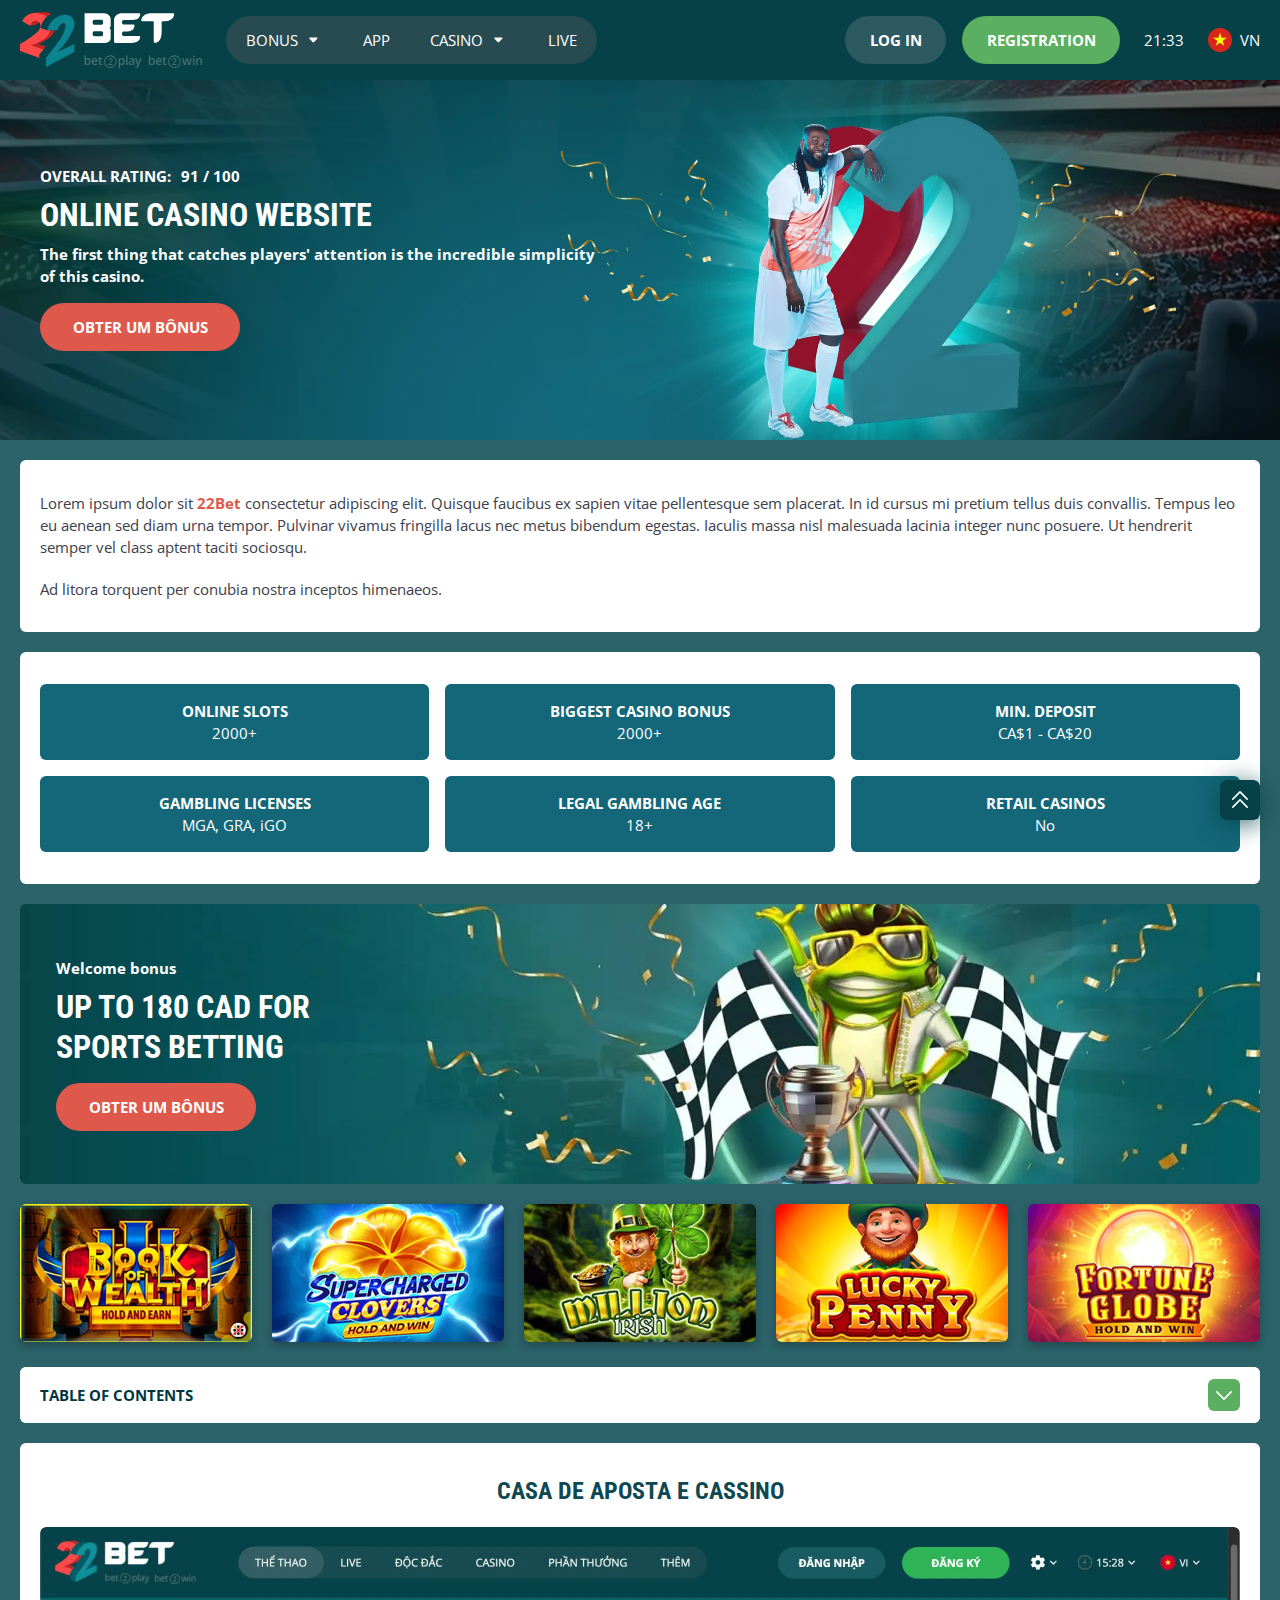
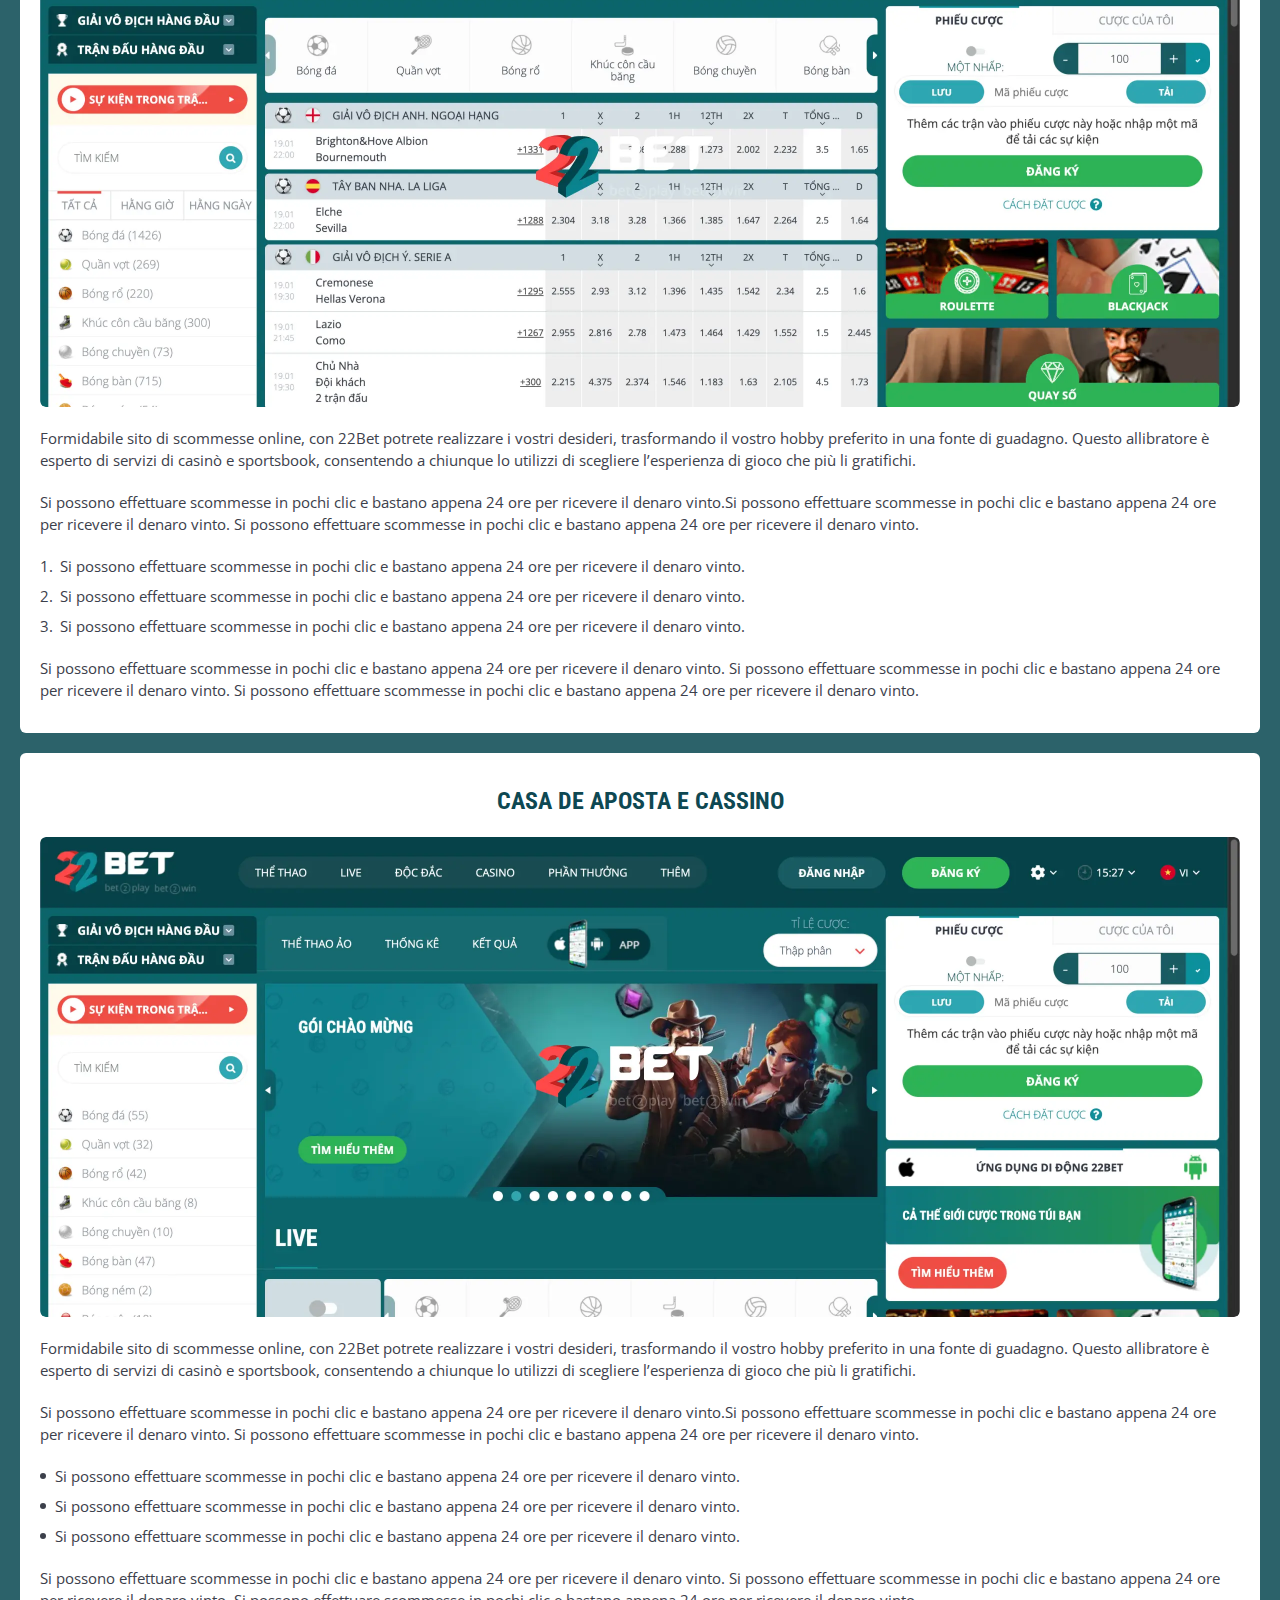
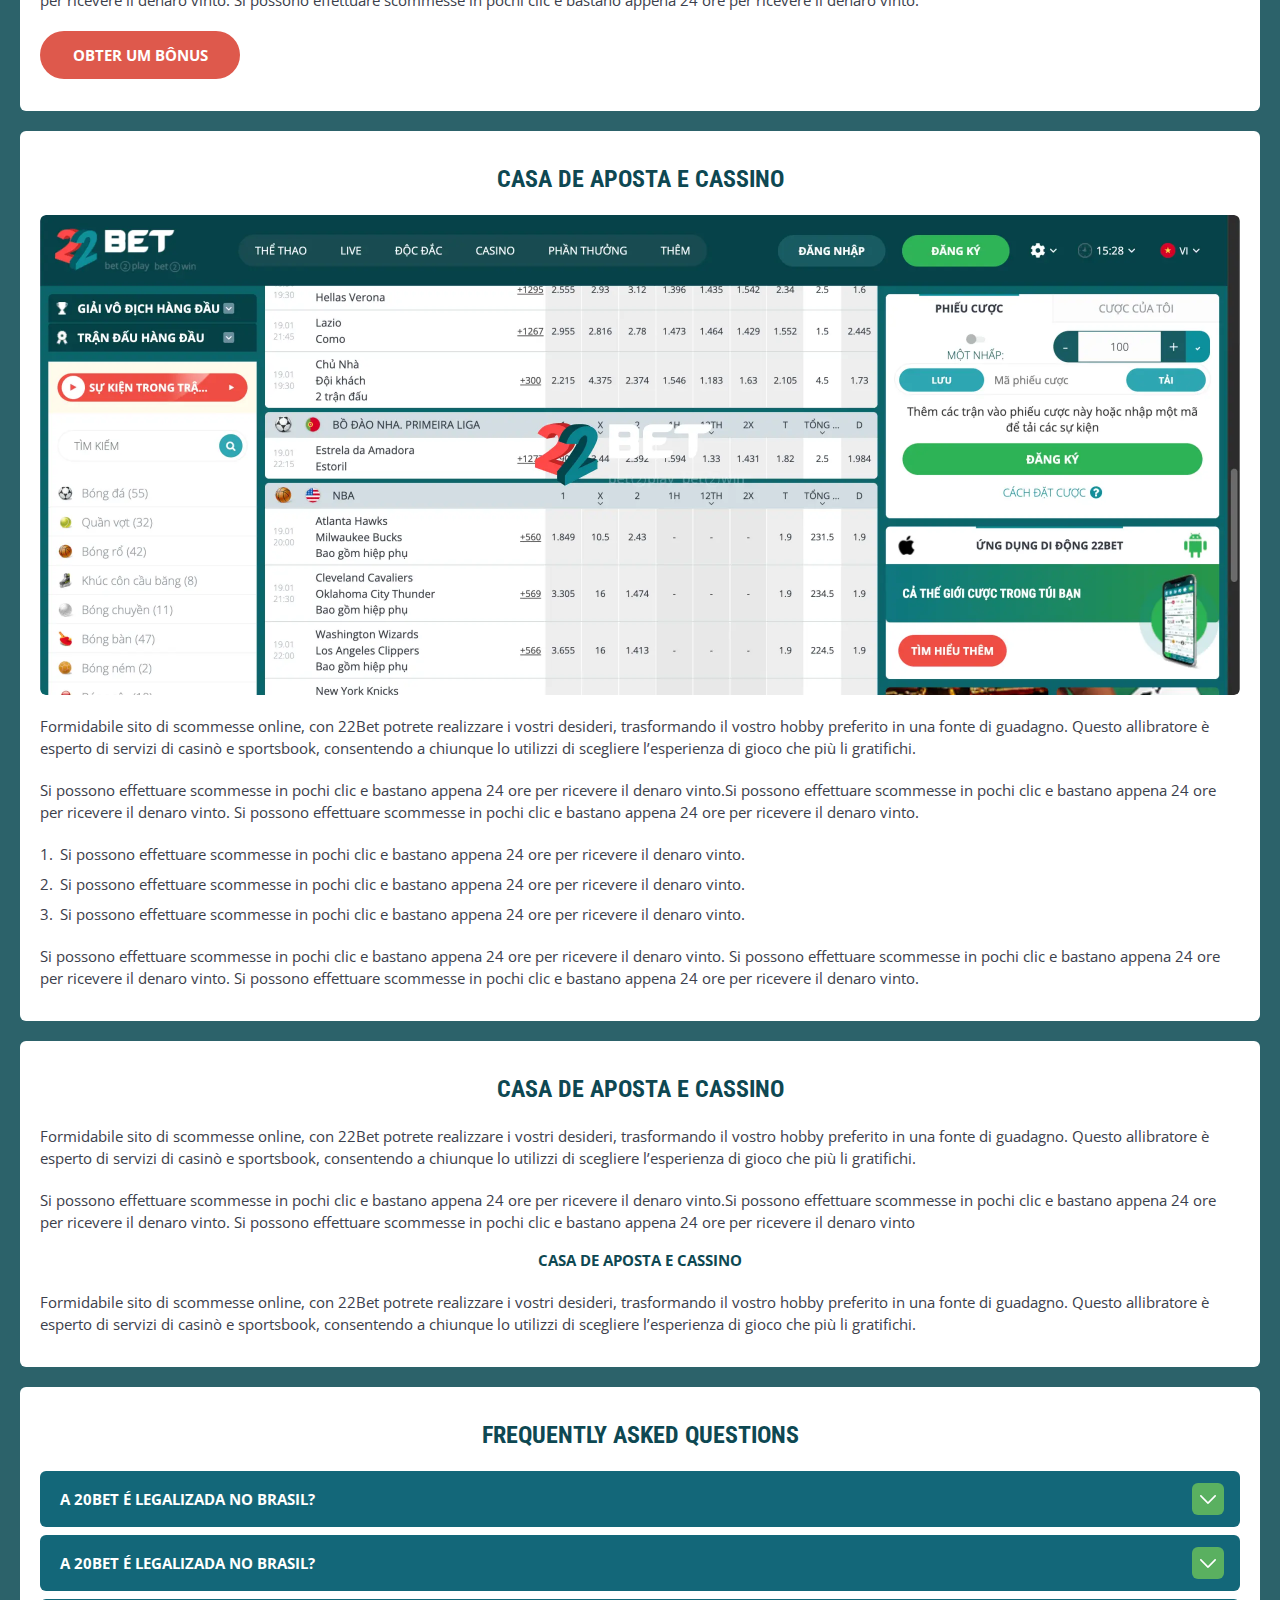
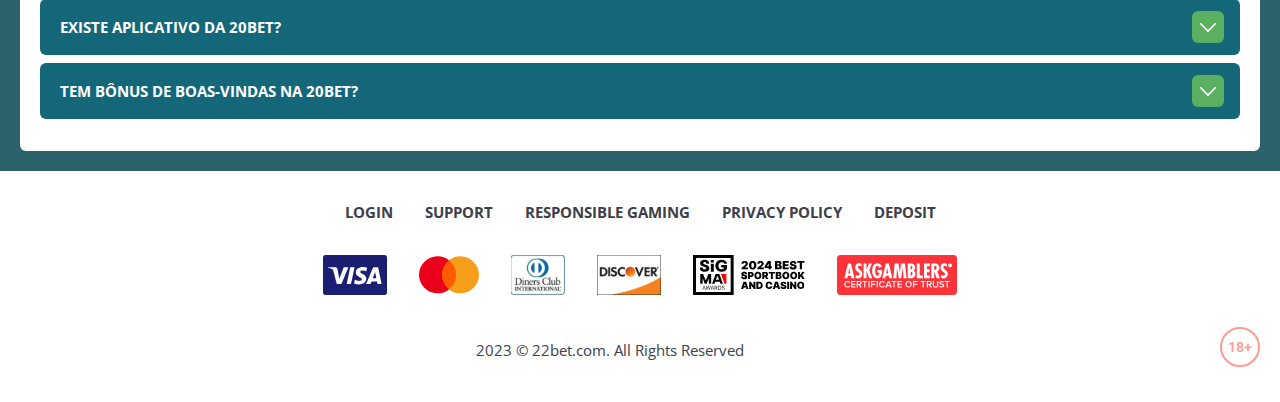
<file: index.html>
<!DOCTYPE html>
<html lang="vn">
  <head>
    <meta charset="UTF-8" />
   
    <meta name="viewport" content="width=device-width, initial-scale=1.0" />
    <title>22Bet </title>
    <meta name="description" content />
    <meta property="og:site_name" content />
    <meta property="og:title" content />
    <meta property="og:type" content="website" />
    <meta property="og:url" content />
    <meta property="og:image" content />
    <meta property="og:image:alt" content />
    <meta property="og:locale" content="vn" />
    <meta property="og:description" content />
    <link rel="preconnect" href="https://fonts.googleapis.com" />
    <link rel="preconnect" href="https://fonts.gstatic.com" crossorigin="anonymous" />
   <link href="https://fonts.googleapis.com/css2?family=Open+Sans:ital,wght@0,300..800;1,300..800&display=swap" rel="stylesheet">
<link href="https://fonts.googleapis.com/css?family=Roboto+Condensed&display=swap" rel="stylesheet">

   <link rel="stylesheet" href="./css/reset.css" />
    <link rel="stylesheet" href="./css/main.css" />
    <link rel="stylesheet" href="./css/media.css"/>
    <link rel="icon" href="./images/Group.png" type="image/x-icon"/>
    <script
    src="https://code.jquery.com/jquery-3.6.1.min.js"
    integrity="sha256-o88AwQnZB+VDvE9tvIXrMQaPlFFSUTR+nldQm1LuPXQ="
    crossorigin="anonymous"
  ></script>
  </head>
  <body>
    <header class="header">
      <section class="content header__content">
        <a href="./index.html" class="logo header__logo"
          ><img src="./images/logo.svg" alt="logo" title
        /></a>
        <button class="header__btn-menu" >
          <svg width="16px" height="16px" viewBox="0 0 16 16" xmlns="http://www.w3.org/2000/svg">
              <rect y="0" width="16" height="3" rx="1.5"></rect>
              <rect y="6.5" width="16" height="3" rx="1.5"></rect>
              <rect y="13" width="16" height="3" rx="1.5"></rect>
            </svg>
        </button>

          <nav class="menu header__menu">
            <ul class="header__menu-list">
                
              <li class="" >
              <div class="header__menu-wrapper">
                <div class="js-button-expander js-button-expander--menu" >
                <a href="./bonus.html" >
                <span>Bonus</span>
              </a>
              </div>
              <div class="header__menu-wrap js-expand-content js-expand-content--menu">
                <ul >
                  <li>
                    <a href="./freeSpins.html">
                    <span>Free Spins</span>
                  </a></li>
                  <li><a href="./promoCode.html">
                    <span>Promo Code</span>
                  </a>
                </li>
                  <li><a href="./welcomeBonus.html">
                    <span>Welcome Bonus</span>
                  </a>
                </li>
                <li><a href="./vip.html">
                    <span>VIP</span>
                  </a>
                </li>
                </ul>
              </div>
              </div>
               <a href="./bonus.html" class="header__menu-item">
                <span>Bonus</span>
              </a>
            </li>
              <li>
                <a href="./app.html">
                 App
                </a>
              </li>
              
              <li class="">
              <div class="header__menu-wrapper">
                <div class="js-button-expander js-button-expander--menu" >
                <a href="./casino.html" >
                <span> Casino</span>
              </a>
              </div>
              <div class="header__menu-wrap js-expand-content js-expand-content--menu">
                <ul >
                  <li>
                    <a href="./slots.html">
                    <span>Slots</span>
                  </a></li>
                 
                </ul>
              </div>
              </div>
               <a href="./casino.html" class="header__menu-item">
                <span>Casino</span>
              </a>
            </li>
               <li>
                <a href="./live.html">
               Live
                </a>
              </li>
              <li>
                    <a href="./freeSpins.html">
                    <span>Free Spins</span>
                  </a></li>
                  <li><a href="./promoCode.html">
                    <span>Promo Code</span>
                  </a>
                </li>
                  <li><a href="./welcomeBonus.html">
                    <span>Welcome Bonus</span>
                  </a>
                </li>
                <li><a href="./vip.html">
                    <span>VIP</span>
                  </a>
                </li>
             <li>
                    <a href="./slots.html">
                    <span>Slots</span>
                  </a></li>
             
             
            </ul>
            <div class="header__button header__button-menu " >
              <a href="#" class="button  button__login-menu">log in</a>
              <a href="#" class="button button__menu">registration</a>
            </div>
           
          </nav>
            <a href="#" class="button button__login">log in</a>
            <a href="#" class="button button__singup">registration</a>
            <div id="clock" class="header__time">00:00</div>
            <a href="" class="header__flag">
                <span><img src="./images/flag.png" alt="flag" title /></span>
                <span>vn</span>
              </a>
      </section>
    </header>
     <main class="main home main-page">
        <section class=" hero hero__page">
           
            <div class="background">
              <img src="./images/main/bg-main.webp" alt="hero" title />
              
            </div>
            <div class="hero__wrapper">
              <div class="hero__data">
                <div class="hero__rating" >
                  <p>Overall Rating:</p>
                 
                  <span >
                    <span >91</span>
                  <span>/</span> 
                  <span >100</span>
                  
                  </span>
                </div>
                <h1 class="title general hero__title">
                 Online Casino Website
                </h1>
                <p class="hero__text">The first thing that catches players' attention is the incredible simplicity of this casino.</p>
                <a href="#" class="button  hero__button">Obter um Bônus</a>
               
              </div>
             
            </div>
          </section>
      <section class="main__wrap main__wrap-page">
       
       <section class="content__wrapper content__wrapper-page">

         
        
       
          <section class="content article">
            <p>
             Lorem ipsum dolor sit <a href="#">22Bet</a> consectetur adipiscing elit. Quisque faucibus ex sapien vitae pellentesque sem placerat. In id cursus mi pretium tellus duis convallis. Tempus leo eu aenean sed diam urna tempor. Pulvinar vivamus fringilla lacus nec metus bibendum egestas. Iaculis massa nisl malesuada lacinia integer nunc posuere. Ut hendrerit semper vel class aptent taciti sociosqu.
            </p>
            <p>
             Ad litora torquent per conubia nostra inceptos himenaeos.
            </p>
          </section>
         
            <section class="content features">
           
              <table class="features__table">
               <tbody class="features__group">
                 
                   <tr>
                   <td>Online slots</td>
                   <td>2000+</td>
                  </tr>
                  <tr>
                   <td>Biggest casino bonus</td>
                   <td>2000+</td>
                  </tr>
                  <tr>
                   <td>Min. deposit</td>
                   <td>CA$1 - CA$20</td>
                  </tr>
              
                     <tr>
                     <td>Gambling licenses</td>
                     <td>MGA, GRA, iGO</td>
                   </tr>
                   <tr>
                     <td>Legal gambling age</td>
                     <td>18+</td>
                   </tr>
                   <tr>
                     <td>Retail casinos</td>
                     <td>No</td>
                   </tr>
                
               </tbody>
             </table>
            
         
           </section>  
             <section class="content banner">
            <div class="background banner__background banner__background-page">
              
              <img src="./images/main/banner-main.webp" alt="banner" title />
              
            </div>
            <div class="banner__info">
              <p class="banner__subtitle">Welcome bonus</p>
              <h2 class="title high banner__title-main">
                  
               up to 180 CAD
for sports betting
              </h2>
            
              <a href="#" class="button banner__button">Obter um Bônus</a>
            </div>
          </section>
           <section class="content casino">
           
              <ul class="casino__list">
                <li class="casino__item">
                    <div class="casino__wrapper">
                      <img class="casino__img" src="./images/main/card-main1.webp" alt="" title>
                    <div class="casino__hover casino__hover-live">
                        
                        <div class="casino-box">
                            
                        <a href="#" class="button  casino__buttons">Play now</a>
                        </div>
                    </div>
                    </div>
                    
                </li>
                <li class="casino__item">
                  <div class="casino__wrapper">
                    <img class="casino__img" src="./images/main/card-main2.webp" alt="" title>
                <div class="casino__hover casino__hover-live">
                      
                        <div class="casino-box">
                            
                        <a href="#" class="button  casino__buttons">Play now</a>
                        </div>
                    </div>
                  </div>
                 
              </li>
              <li class="casino__item">
                <div class="casino__wrapper">
                  <img class="casino__img" src="./images/main/card-main3.webp" alt="" title>
               <div class="casino__hover casino__hover-live">
                        
                        <div class="casino-box">
                            
                        <a href="#" class="button  casino__buttons">Play now</a>
                        </div>
                    </div>
               
            </li>
             <li class="casino__item">
                <div class="casino__wrapper">
                  <img class="casino__img" src="./images/main/card-main4.webp" alt="" title>
               <div class="casino__hover casino__hover-live">
                        
                        <div class="casino-box">
                            
                        <a href="#" class="button  casino__buttons">Play now</a>
                        </div>
                    </div>
               
            </li>
             <li class="casino__item">
                <div class="casino__wrapper">
                  <img class="casino__img" src="./images/main/card-main5.webp" alt="" title>
               <div class="casino__hover casino__hover-live">
                        
                        <div class="casino-box">
                            
                        <a href="#" class="button  casino__buttons">Play now</a>
                        </div>
                    </div>
               
            </li>
           
    
      

              </ul>
         </section>
              <section class="content menu-review__content">
              

            
                <div class="menu__review-desk menu__review-content">Table of Contents</div>
                <ul class="menu__review menu__review-list">
                  <li><a href="#">Casa de Aposta e Cassino</a></li>
                    <li><a href="#">Casa de Aposta e Cassino</a></li>
                      <li><a href="#">Casa de Aposta e Cassino</a></li>
                        <li><a href="#">Casa de Aposta e Cassino</a></li>
                          <li><a href="#">Frequently Asked Questions</a></li>
                 
                </ul>
             
          
          </section>
          
        
          <section class="content article">
            <h2 class="title high article__title">Casa de Aposta e Cassino</h2>
             <div class="images">
              <img src="./images/main/image1-main.webp" alt="banner" title />
            </div>
            <p>
             Formidabile sito di scommesse online, con 22Bet potrete realizzare i vostri desideri, trasformando il vostro hobby preferito in una fonte di guadagno. Questo allibratore è esperto di servizi di casinò e sportsbook, consentendo a chiunque lo utilizzi di scegliere l’esperienza di gioco che più li gratifichi.
            </p>
            <p>
             Si possono effettuare scommesse in pochi clic e bastano appena 24 ore per ricevere il denaro vinto.Si possono effettuare scommesse in pochi clic e bastano appena 24 ore per ricevere il denaro vinto. Si possono effettuare scommesse in pochi clic e bastano appena 24 ore per ricevere il denaro vinto.
            </p>
           <ol>
              <li>Si possono effettuare scommesse in pochi clic e bastano appena 24 ore per ricevere il denaro vinto.</li>
              <li>Si possono effettuare scommesse in pochi clic e bastano appena 24 ore per ricevere il denaro vinto.</li>
              <li>Si possono effettuare scommesse in pochi clic e bastano appena 24 ore per ricevere il denaro vinto.</li>
            </ol>
            <p>Si possono effettuare scommesse in pochi clic e bastano appena 24 ore per ricevere il denaro vinto. Si possono effettuare scommesse in pochi clic e bastano appena 24 ore per ricevere il denaro vinto. Si possono effettuare scommesse in pochi clic e bastano appena 24 ore per ricevere il denaro vinto.</p>
          </section>
           <section class="content article">
            <h2 class="title high article__title">Casa de Aposta e Cassino</h2>
             <div class="images">
              <img src="./images/main/image2-main.webp" alt="banner" title />
            </div>
            <p>
             Formidabile sito di scommesse online, con 22Bet potrete realizzare i vostri desideri, trasformando il vostro hobby preferito in una fonte di guadagno. Questo allibratore è esperto di servizi di casinò e sportsbook, consentendo a chiunque lo utilizzi di scegliere l’esperienza di gioco che più li gratifichi.
            </p>
            <p>
             Si possono effettuare scommesse in pochi clic e bastano appena 24 ore per ricevere il denaro vinto.Si possono effettuare scommesse in pochi clic e bastano appena 24 ore per ricevere il denaro vinto. Si possono effettuare scommesse in pochi clic e bastano appena 24 ore per ricevere il denaro vinto.
            </p>
           <ul>
              <li>Si possono effettuare scommesse in pochi clic e bastano appena 24 ore per ricevere il denaro vinto.</li>
              <li>Si possono effettuare scommesse in pochi clic e bastano appena 24 ore per ricevere il denaro vinto.</li>
              <li>Si possono effettuare scommesse in pochi clic e bastano appena 24 ore per ricevere il denaro vinto.</li>
            </ul>
            <p>Si possono effettuare scommesse in pochi clic e bastano appena 24 ore per ricevere il denaro vinto. Si possono effettuare scommesse in pochi clic e bastano appena 24 ore per ricevere il denaro vinto. Si possono effettuare scommesse in pochi clic e bastano appena 24 ore per ricevere il denaro vinto.</p>
         <a href="#" class="button">Obter um Bônus</a>
          </section>
           <section class="content article">
            <h2 class="title high article__title">Casa de Aposta e Cassino</h2>
             <div class="images">
              <img src="./images/main/image3-main.webp" alt="banner" title />
            </div>
            <p>
             Formidabile sito di scommesse online, con 22Bet potrete realizzare i vostri desideri, trasformando il vostro hobby preferito in una fonte di guadagno. Questo allibratore è esperto di servizi di casinò e sportsbook, consentendo a chiunque lo utilizzi di scegliere l’esperienza di gioco che più li gratifichi.
            </p>
            <p>
             Si possono effettuare scommesse in pochi clic e bastano appena 24 ore per ricevere il denaro vinto.Si possono effettuare scommesse in pochi clic e bastano appena 24 ore per ricevere il denaro vinto. Si possono effettuare scommesse in pochi clic e bastano appena 24 ore per ricevere il denaro vinto.
            </p>
           <ol>
              <li>Si possono effettuare scommesse in pochi clic e bastano appena 24 ore per ricevere il denaro vinto.</li>
              <li>Si possono effettuare scommesse in pochi clic e bastano appena 24 ore per ricevere il denaro vinto.</li>
              <li>Si possono effettuare scommesse in pochi clic e bastano appena 24 ore per ricevere il denaro vinto.</li>
            </ol>
            <p>Si possono effettuare scommesse in pochi clic e bastano appena 24 ore per ricevere il denaro vinto. Si possono effettuare scommesse in pochi clic e bastano appena 24 ore per ricevere il denaro vinto. Si possono effettuare scommesse in pochi clic e bastano appena 24 ore per ricevere il denaro vinto.</p>
          </section>
           <section class="content article">
            <h2 class="title high article__title">Casa de Aposta e Cassino</h2>
            <p>Formidabile sito di scommesse online, con 22Bet potrete realizzare i vostri desideri, trasformando il vostro hobby preferito in una fonte di guadagno. Questo allibratore è esperto di servizi di casinò e sportsbook, consentendo a chiunque lo utilizzi di scegliere l’esperienza di gioco che più li gratifichi.</p>
            <p>Si possono effettuare scommesse in pochi clic e bastano appena 24 ore per ricevere il denaro vinto.Si possono effettuare scommesse in pochi clic e bastano appena 24 ore per ricevere il denaro vinto. Si possono effettuare scommesse in pochi clic e bastano appena 24 ore per ricevere il denaro vinto</p>
            <h3>Casa de Aposta e Cassino</h3>
            <p>Formidabile sito di scommesse online, con 22Bet potrete realizzare i vostri desideri, trasformando il vostro hobby preferito in una fonte di guadagno. Questo allibratore è esperto di servizi di casinò e sportsbook, consentendo a chiunque lo utilizzi di scegliere l’esperienza di gioco che più li gratifichi.</p>
           </section>

          <section class="content faq">
            <h2 class="title high faq__title">Frequently Asked Questions</h2>
            <ul class="faq__list " >
              <li class="faq__item"  >
                <h3 class="title medium faq__subtitle js-button-expander js-button-expander--faq"  >A 20Bet é legalizada no Brasil?
                 </h3>
                <div  class="faq__answer js-expand-content js-expand-content--faq" >
                  <p  >
                    Sim, a casa de apostas tem licença emitida por Curaçao, que é reconhecida no Brasil e a permite atuar por aqui.
                  </p>
                </div>
              </li>
              <li class="faq__item"  >
                <h3 class="title medium faq__subtitle js-button-expander js-button-expander--faq"  >A 20Bet é legalizada no Brasil?</h3>
                <div class="faq__answer js-expand-content js-expand-content--faq" >
                  <p  >
                    Sim, a casa de apostas tem licença emitida por Curaçao, que é reconhecida no Brasil e a permite atuar por aqui.
                  </p>
                </div>
              </li> 
              <li class="faq__item"  >
                <h3 class="title medium faq__subtitle js-button-expander js-button-expander--faq"  >Existe aplicativo da 20Bet?</h3>
                <div class="faq__answer js-expand-content js-expand-content--faq" >
                  <p  >
                   Sim, disponível para sistemas operacionais iOS e Android.
                  </p>
                </div>
              </li> 
              <li class="faq__item"  >
                <h3 class="title medium faq__subtitle js-button-expander js-button-expander--faq"  >Tem bônus de boas-vindas na 20Bet?</h3>
                <div class="faq__answer js-expand-content js-expand-content--faq" >
                  <p  >
                   O pacote especial para novos usuários da 20Bet paga 100% sobre o primeiro depósito, com limite de 600 BRL.
                  </p>
                </div>
              </li> 
             
            </ul>
          </section>
          
        </section> 
      
        <div class=""  onclick="scrollToTop()">
          <button class="main__arrow" id="scrollToTopBtn"></button>
        </div> 
        
      </section>
    </main> 
     <footer class=" footer ">
      <section class="content footer__content">
        <ul class="footer__menu">
         <li><a href="./login.html">Login</a></li>
         <li><a href="./support.html">Support</a></li>
         <li><a href="./responsible.html">Responsible Gaming</a></li>
         <li><a href="./policy.html">Privacy Policy</a></li>
         <li><a href="./deposit.html">Deposit</a></li>
        </ul>
       
          <ul class="footer__cards-list">
           
            <li>
              <a href="#"
                ><img src="./images/visa.svg" alt="cardvisa" title
              /></a>
            </li>
            <li>
              <a href="#"
                ><img
                  src="./images/mastercard.svg"
                  alt="mastercard"
                  title
              /></a>
            </li>
            <li>
                <a href="#"
                  ><img src="./images/diners.svg" alt="diners" title
                /></a>
              </li>
              <li>
                <a href="#"
                  ><img src="./images/discover.svg" alt="discover" title
                /></a>
              </li>
              <li>
                <a href="#"
                  ><img src="./images/sigma.svg" alt="sigma" title
                /></a>
              </li>
              <li>
                <a href="#"
                  ><img src="./images/ask.svg" alt="ask" title
                /></a>
              </li>
            
          </ul>
       
        <div class="footer__wrapp">
          <div class="footer__text">
           
            <p>2023 &copy; 22bet.com. All Rights Reserved
</p>
           
          </div>
          <div class="footer__age">
            <img src="./images/age.svg" alt="age" title />
          </div>
        </div>
      
      </section>
    </footer>
    <script src="./js/arrowUp.js" defer></script>
    <script src="./js/sidebar.js" defer></script>
    <script src="./js/expander.js" defer></script>
    <script src="./js/mobile-menu.js" defer></script>
    <script src="./js/clock.js" defer></script>
  </body>
</html>
</file>
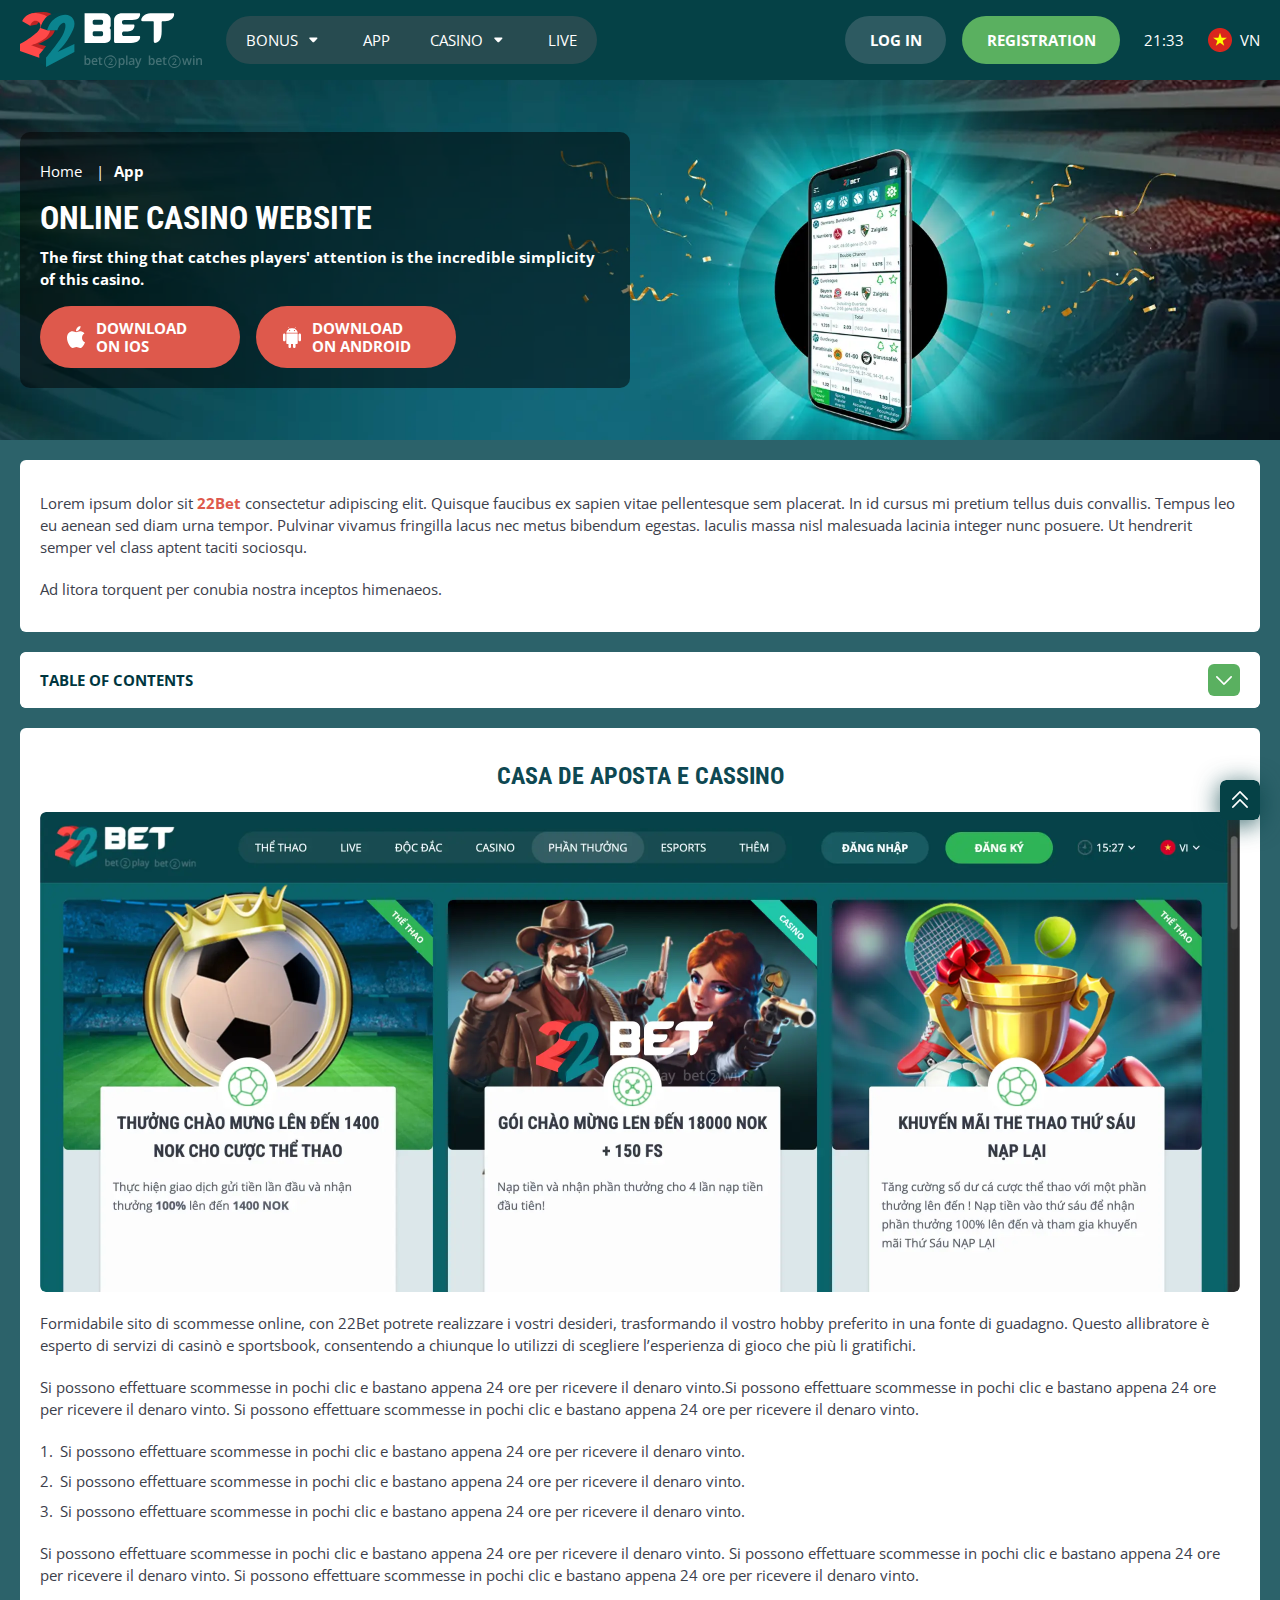
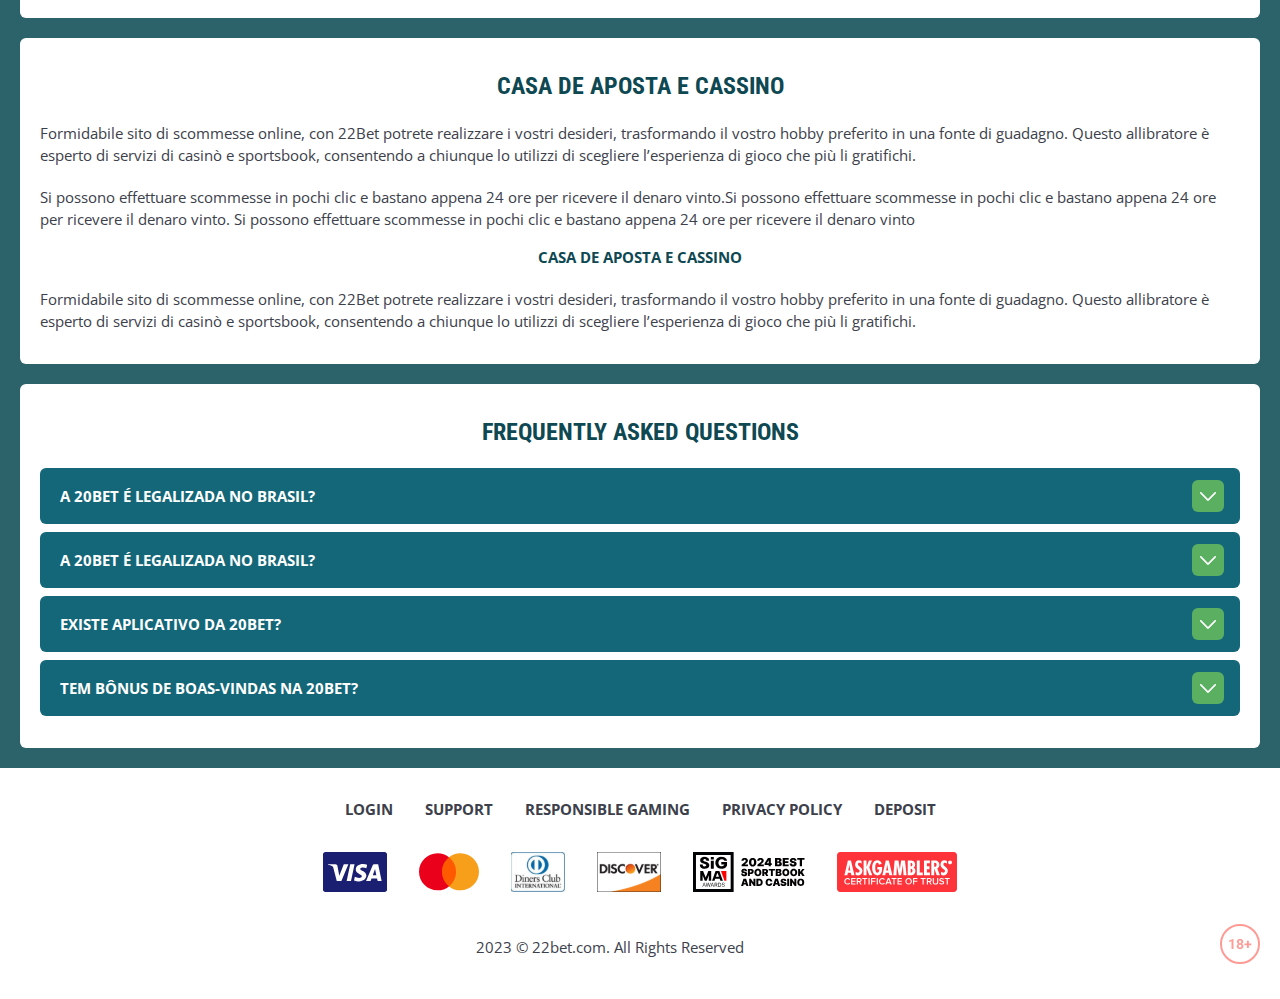
<file: app.html>
<!DOCTYPE html>
<html lang="vn">
  <head>
    <meta charset="UTF-8" />
   
    <meta name="viewport" content="width=device-width, initial-scale=1.0" />
    <title>22Bet </title>
    <meta name="description" content />
    <meta property="og:site_name" content />
    <meta property="og:title" content />
    <meta property="og:type" content="website" />
    <meta property="og:url" content />
    <meta property="og:image" content />
    <meta property="og:image:alt" content />
    <meta property="og:locale" content="vn" />
    <meta property="og:description" content />
    <link rel="preconnect" href="https://fonts.googleapis.com" />
    <link rel="preconnect" href="https://fonts.gstatic.com" crossorigin="anonymous" />
   <link href="https://fonts.googleapis.com/css2?family=Open+Sans:ital,wght@0,300..800;1,300..800&display=swap" rel="stylesheet">
<link href="https://fonts.googleapis.com/css?family=Roboto+Condensed&display=swap" rel="stylesheet">

   <link rel="stylesheet" href="./css/reset.css" />
    <link rel="stylesheet" href="./css/main.css" />
    <link rel="stylesheet" href="./css/media.css"/>
    <link rel="icon" href="./images/Group.png" type="image/x-icon"/>
    <script
    src="https://code.jquery.com/jquery-3.6.1.min.js"
    integrity="sha256-o88AwQnZB+VDvE9tvIXrMQaPlFFSUTR+nldQm1LuPXQ="
    crossorigin="anonymous"
  ></script>
  </head>
  <body>
    <header class="header">
      <section class="content header__content">
        <a href="./index.html" class="logo header__logo"
          ><img src="./images/logo.svg" alt="logo" title
        /></a>
        <button class="header__btn-menu" >
          <svg width="16px" height="16px" viewBox="0 0 16 16" xmlns="http://www.w3.org/2000/svg">
              <rect y="0" width="16" height="3" rx="1.5"></rect>
              <rect y="6.5" width="16" height="3" rx="1.5"></rect>
              <rect y="13" width="16" height="3" rx="1.5"></rect>
            </svg>
        </button>

          <nav class="menu header__menu">
            <ul class="header__menu-list">
                
              <li class="">
              <div class="header__menu-wrapper">
                <div class="js-button-expander js-button-expander--menu" >
                <a href="./bonus.html" >
                <span>Bonus</span>
              </a>
              </div>
              <div class="header__menu-wrap js-expand-content js-expand-content--menu">
                <ul >
                  <li>
                    <a href="./freeSpins.html">
                    <span>Free Spins</span>
                  </a></li>
                  <li><a href="./promoCode.html">
                    <span>Promo Code</span>
                  </a>
                </li>
                  <li><a href="./welcomeBonus.html">
                    <span>Welcome Bonus</span>
                  </a>
                </li>
                <li><a href="./vip.html">
                    <span>VIP</span>
                  </a>
                </li>
                </ul>
              </div>
              </div>
               <a href="./bonus.html" class="header__menu-item">
                <span>Bonus</span>
              </a>
            </li>
              <li>
                <a href="./app.html">
                 App
                </a>
              </li>
              
              <li class="">
              <div class="header__menu-wrapper">
                <div class="js-button-expander js-button-expander--menu" >
                <a href="./casino.html" >
                <span> Casino</span>
              </a>
              </div>
              <div class="header__menu-wrap js-expand-content js-expand-content--menu">
                <ul >
                  <li>
                    <a href="./slots.html">
                    <span>Slots</span>
                  </a></li>
                 
                </ul>
              </div>
              </div>
               <a href="./casino.html" class="header__menu-item">
                <span>Casino</span>
              </a>
            </li>
               <li>
                <a href="./live.html">
               Live
                </a>
              </li>
              <li>
                    <a href="./freeSpins.html">
                    <span>Free Spins</span>
                  </a></li>
                  <li><a href="./promoCode.html">
                    <span>Promo Code</span>
                  </a>
                </li>
                  <li><a href="./welcomeBonus.html">
                    <span>Welcome Bonus</span>
                  </a>
                </li>
                <li><a href="./vip.html">
                    <span>VIP</span>
                  </a>
                </li>
             <li>
                    <a href="./slots.html">
                    <span>Slots</span>
                  </a></li>
             
             
            </ul>
            <div class="header__button header__button-menu " >
              <a href="#" class="button  button__login-menu">log in</a>
              <a href="#" class="button button__menu">registration</a>
            </div>
           
          </nav>
            <a href="#" class="button button__login">log in</a>
            <a href="#" class="button button__singup">registration</a>
            <div id="clock" class="header__time">00:00</div>
            <a href="" class="header__flag">
                <span><img src="./images/flag.png" alt="flag" title /></span>
                <span>vn</span>
              </a>
      </section>
    </header>
     <main class="main home main-page">
        <section class=" hero hero__page hero__page-app">
           
            <div class="background background-page">
              <img src="./images/app/bg-app.webp" alt="hero" title />
              
            </div>
            <div class="hero__wrapper hero__wrapper-page">
              <div class="hero__data hero__data-app">
                <ul
                class="breadcrumbs "
                
              >
                <li
                  
                >
                  <a href="#" >
                    <span >Home</span></a
                  >
                 
                </li>
                <li
                  
                >
                  <a href="#" > <span >App</span></a>
                 
                </li>
              </ul>
                <h1 class="title general hero__title">
                  Online Casino Website
                </h1>
                 <p class="hero__text">The first thing that catches players' attention is the incredible simplicity of this casino.</p>
               
              <div class="banner__content banner__content-app">
             
                  <a href="#" class="banner__btn banner__btn-app">
                    <img src="./images/main/apple-app.svg" alt="icon" title>
                   Download </br>
on iOS
                  </a>
                  <a href="#" class="banner__btn banner__btn-android"
                    > <img src="./images/main/android-app.svg" alt="icon" title>Download </br>
on Android</a
                  >
                </div>
              </div>
             
            </div>
          </section>
      <section class="main__wrap main__wrap-page">
       
       <section class="content__wrapper content__wrapper-page">

         
        
       
          <section class="content article">
            <p>
             Lorem ipsum dolor sit <a href="#">22Bet</a> consectetur adipiscing elit. Quisque faucibus ex sapien vitae pellentesque sem placerat. In id cursus mi pretium tellus duis convallis. Tempus leo eu aenean sed diam urna tempor. Pulvinar vivamus fringilla lacus nec metus bibendum egestas. Iaculis massa nisl malesuada lacinia integer nunc posuere. Ut hendrerit semper vel class aptent taciti sociosqu.
            </p>
            <p>
             Ad litora torquent per conubia nostra inceptos himenaeos.
            </p>
          </section>
         
              <section class="content menu-review__content">
              

            
                <div class="menu__review-desk menu__review-content">Table of Contents</div>
                <ul class="menu__review menu__review-list">
                  <li><a href="#">Casa de Aposta e Cassino</a></li>
                    <li><a href="#">Casa de Aposta e Cassino</a></li>
                      <li><a href="#">Casa de Aposta e Cassino</a></li>
                        <li><a href="#">Casa de Aposta e Cassino</a></li>
                          <li><a href="#">Frequently Asked Questions</a></li>
                 
                </ul>
             
          
          </section>
          
        
          <section class="content article">
            <h2 class="title high article__title">Casa de Aposta e Cassino</h2>
             <div class="images">
              <img src="./images/app/image1-app.webp" alt="banner" title />
            </div>
            <p>
             Formidabile sito di scommesse online, con 22Bet potrete realizzare i vostri desideri, trasformando il vostro hobby preferito in una fonte di guadagno. Questo allibratore è esperto di servizi di casinò e sportsbook, consentendo a chiunque lo utilizzi di scegliere l’esperienza di gioco che più li gratifichi.
            </p>
            <p>
             Si possono effettuare scommesse in pochi clic e bastano appena 24 ore per ricevere il denaro vinto.Si possono effettuare scommesse in pochi clic e bastano appena 24 ore per ricevere il denaro vinto. Si possono effettuare scommesse in pochi clic e bastano appena 24 ore per ricevere il denaro vinto.
            </p>
           <ol>
              <li>Si possono effettuare scommesse in pochi clic e bastano appena 24 ore per ricevere il denaro vinto.</li>
              <li>Si possono effettuare scommesse in pochi clic e bastano appena 24 ore per ricevere il denaro vinto.</li>
              <li>Si possono effettuare scommesse in pochi clic e bastano appena 24 ore per ricevere il denaro vinto.</li>
            </ol>
            <p>Si possono effettuare scommesse in pochi clic e bastano appena 24 ore per ricevere il denaro vinto. Si possono effettuare scommesse in pochi clic e bastano appena 24 ore per ricevere il denaro vinto. Si possono effettuare scommesse in pochi clic e bastano appena 24 ore per ricevere il denaro vinto.</p>
          </section>
         
         
           <section class="content article">
            <h2 class="title high article__title">Casa de Aposta e Cassino</h2>
            <p>Formidabile sito di scommesse online, con 22Bet potrete realizzare i vostri desideri, trasformando il vostro hobby preferito in una fonte di guadagno. Questo allibratore è esperto di servizi di casinò e sportsbook, consentendo a chiunque lo utilizzi di scegliere l’esperienza di gioco che più li gratifichi.</p>
            <p>Si possono effettuare scommesse in pochi clic e bastano appena 24 ore per ricevere il denaro vinto.Si possono effettuare scommesse in pochi clic e bastano appena 24 ore per ricevere il denaro vinto. Si possono effettuare scommesse in pochi clic e bastano appena 24 ore per ricevere il denaro vinto</p>
            <h3>Casa de Aposta e Cassino</h3>
            <p>Formidabile sito di scommesse online, con 22Bet potrete realizzare i vostri desideri, trasformando il vostro hobby preferito in una fonte di guadagno. Questo allibratore è esperto di servizi di casinò e sportsbook, consentendo a chiunque lo utilizzi di scegliere l’esperienza di gioco che più li gratifichi.</p>
           </section>

          <section class="content faq">
            <h2 class="title high faq__title">Frequently Asked Questions</h2>
            <ul class="faq__list " >
              <li class="faq__item"  >
                <h3 class="title medium faq__subtitle js-button-expander js-button-expander--faq"  >A 20Bet é legalizada no Brasil?
                 </h3>
                <div  class="faq__answer js-expand-content js-expand-content--faq" >
                  <p  >
                    Sim, a casa de apostas tem licença emitida por Curaçao, que é reconhecida no Brasil e a permite atuar por aqui.
                  </p>
                </div>
              </li>
              <li class="faq__item"  >
                <h3 class="title medium faq__subtitle js-button-expander js-button-expander--faq"  >A 20Bet é legalizada no Brasil?</h3>
                <div class="faq__answer js-expand-content js-expand-content--faq" >
                  <p  >
                    Sim, a casa de apostas tem licença emitida por Curaçao, que é reconhecida no Brasil e a permite atuar por aqui.
                  </p>
                </div>
              </li> 
              <li class="faq__item"  >
                <h3 class="title medium faq__subtitle js-button-expander js-button-expander--faq"  >Existe aplicativo da 20Bet?</h3>
                <div class="faq__answer js-expand-content js-expand-content--faq" >
                  <p  >
                   Sim, disponível para sistemas operacionais iOS e Android.
                  </p>
                </div>
              </li> 
              <li class="faq__item"  >
                <h3 class="title medium faq__subtitle js-button-expander js-button-expander--faq"  >Tem bônus de boas-vindas na 20Bet?</h3>
                <div class="faq__answer js-expand-content js-expand-content--faq" >
                  <p  >
                   O pacote especial para novos usuários da 20Bet paga 100% sobre o primeiro depósito, com limite de 600 BRL.
                  </p>
                </div>
              </li> 
             
            </ul>
          </section>
          
        </section> 
      
        <div class=""  onclick="scrollToTop()">
          <button class="main__arrow" id="scrollToTopBtn"></button>
        </div> 
        
      </section>
    </main> 
 <footer class=" footer ">
      <section class="content footer__content">
        <ul class="footer__menu">
         <li><a href="./login.html">Login</a></li>
         <li><a href="./support.html">Support</a></li>
         <li><a href="./responsible.html">Responsible Gaming</a></li>
         <li><a href="./policy.html">Privacy Policy</a></li>
         <li><a href="./deposit.html">Deposit</a></li>
        </ul>
       
          <ul class="footer__cards-list">
           
            <li>
              <a href="#"
                ><img src="./images/visa.svg" alt="cardvisa" title
              /></a>
            </li>
            <li>
              <a href="#"
                ><img
                  src="./images/mastercard.svg"
                  alt="mastercard"
                  title
              /></a>
            </li>
            <li>
                <a href="#"
                  ><img src="./images/diners.svg" alt="diners" title
                /></a>
              </li>
              <li>
                <a href="#"
                  ><img src="./images/discover.svg" alt="discover" title
                /></a>
              </li>
              <li>
                <a href="#"
                  ><img src="./images/sigma.svg" alt="sigma" title
                /></a>
              </li>
              <li>
                <a href="#"
                  ><img src="./images/ask.svg" alt="ask" title
                /></a>
              </li>
            
          </ul>
       
        <div class="footer__wrapp">
          <div class="footer__text">
           
            <p>2023 &copy; 22bet.com. All Rights Reserved
</p>
           
          </div>
          <div class="footer__age">
            <img src="./images/age.svg" alt="age" title />
          </div>
        </div>
      
      </section>
    </footer>
    <script src="./js/arrowUp.js" defer></script>
    <script src="./js/sidebar.js" defer></script>
    <script src="./js/expander.js" defer></script>
    <script src="./js/mobile-menu.js" defer></script>
    <script src="./js/clock.js" defer></script>
  </body>
</html>
</file>
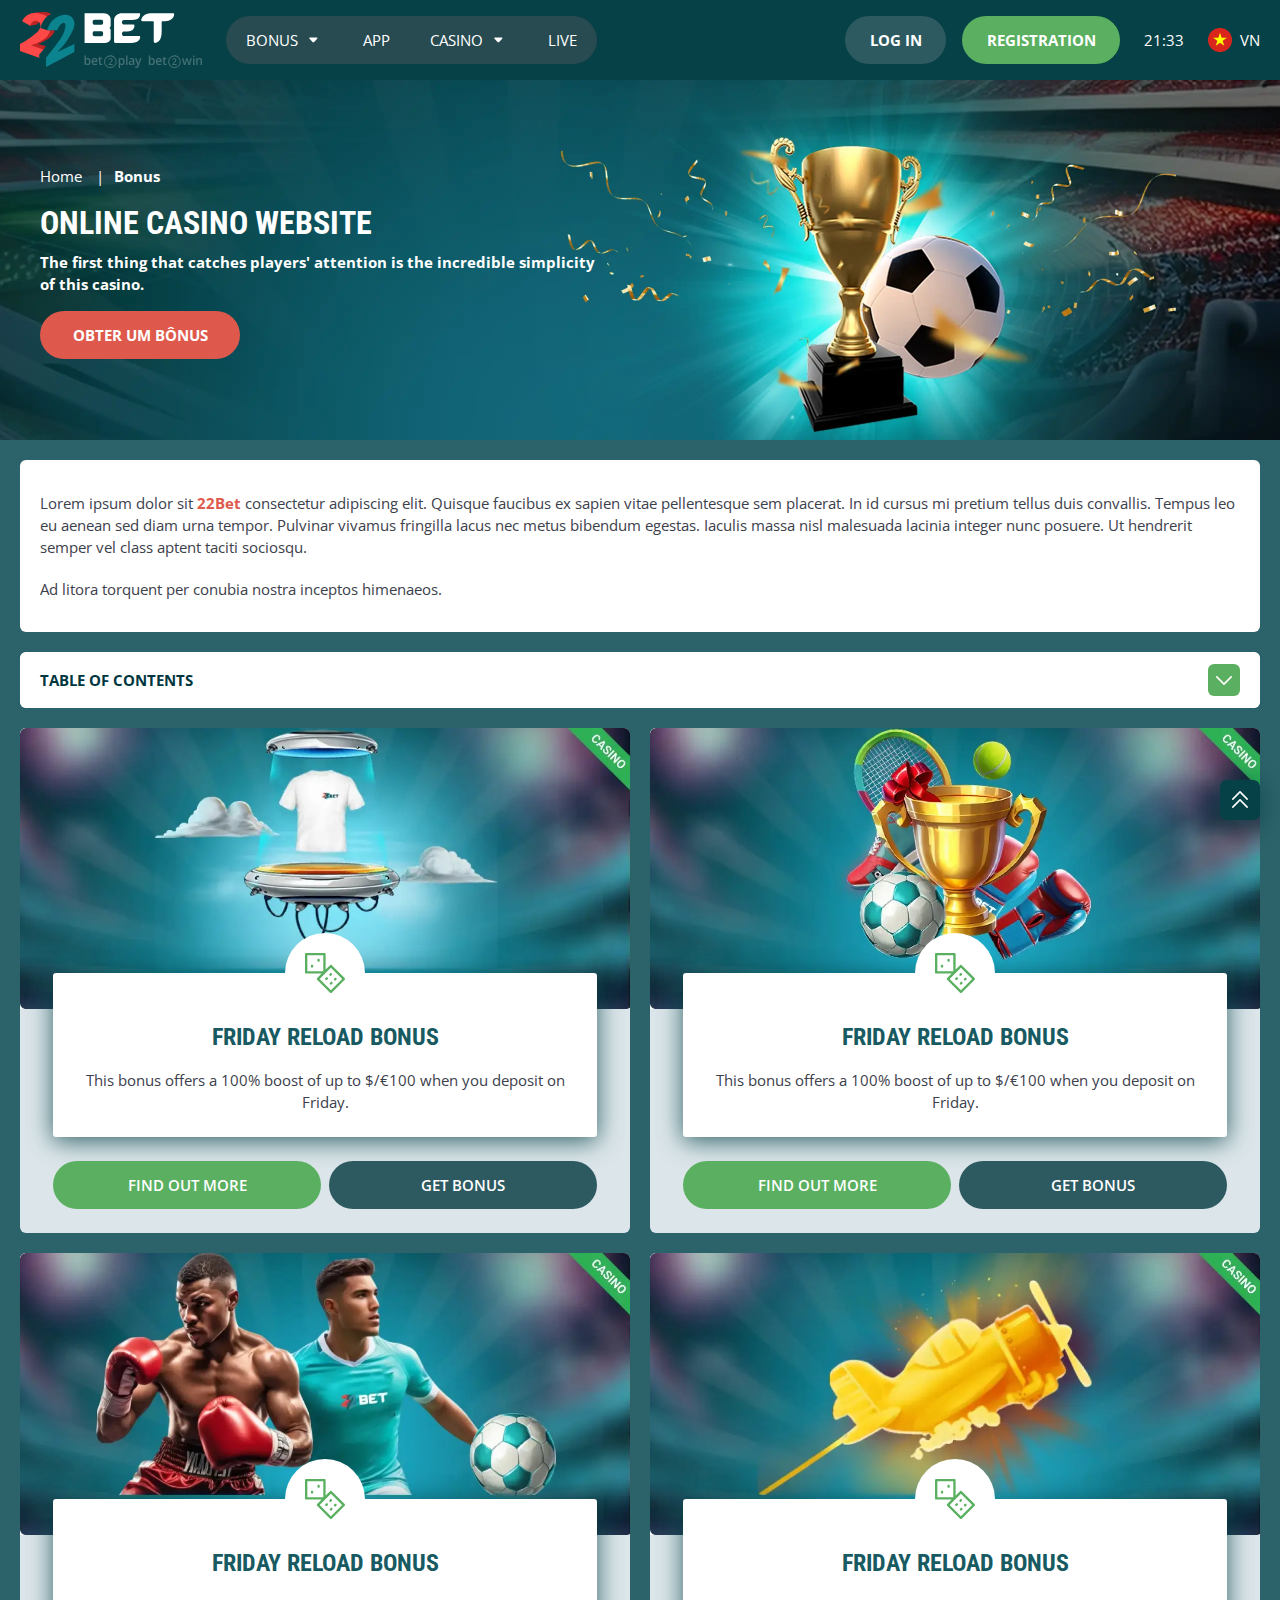
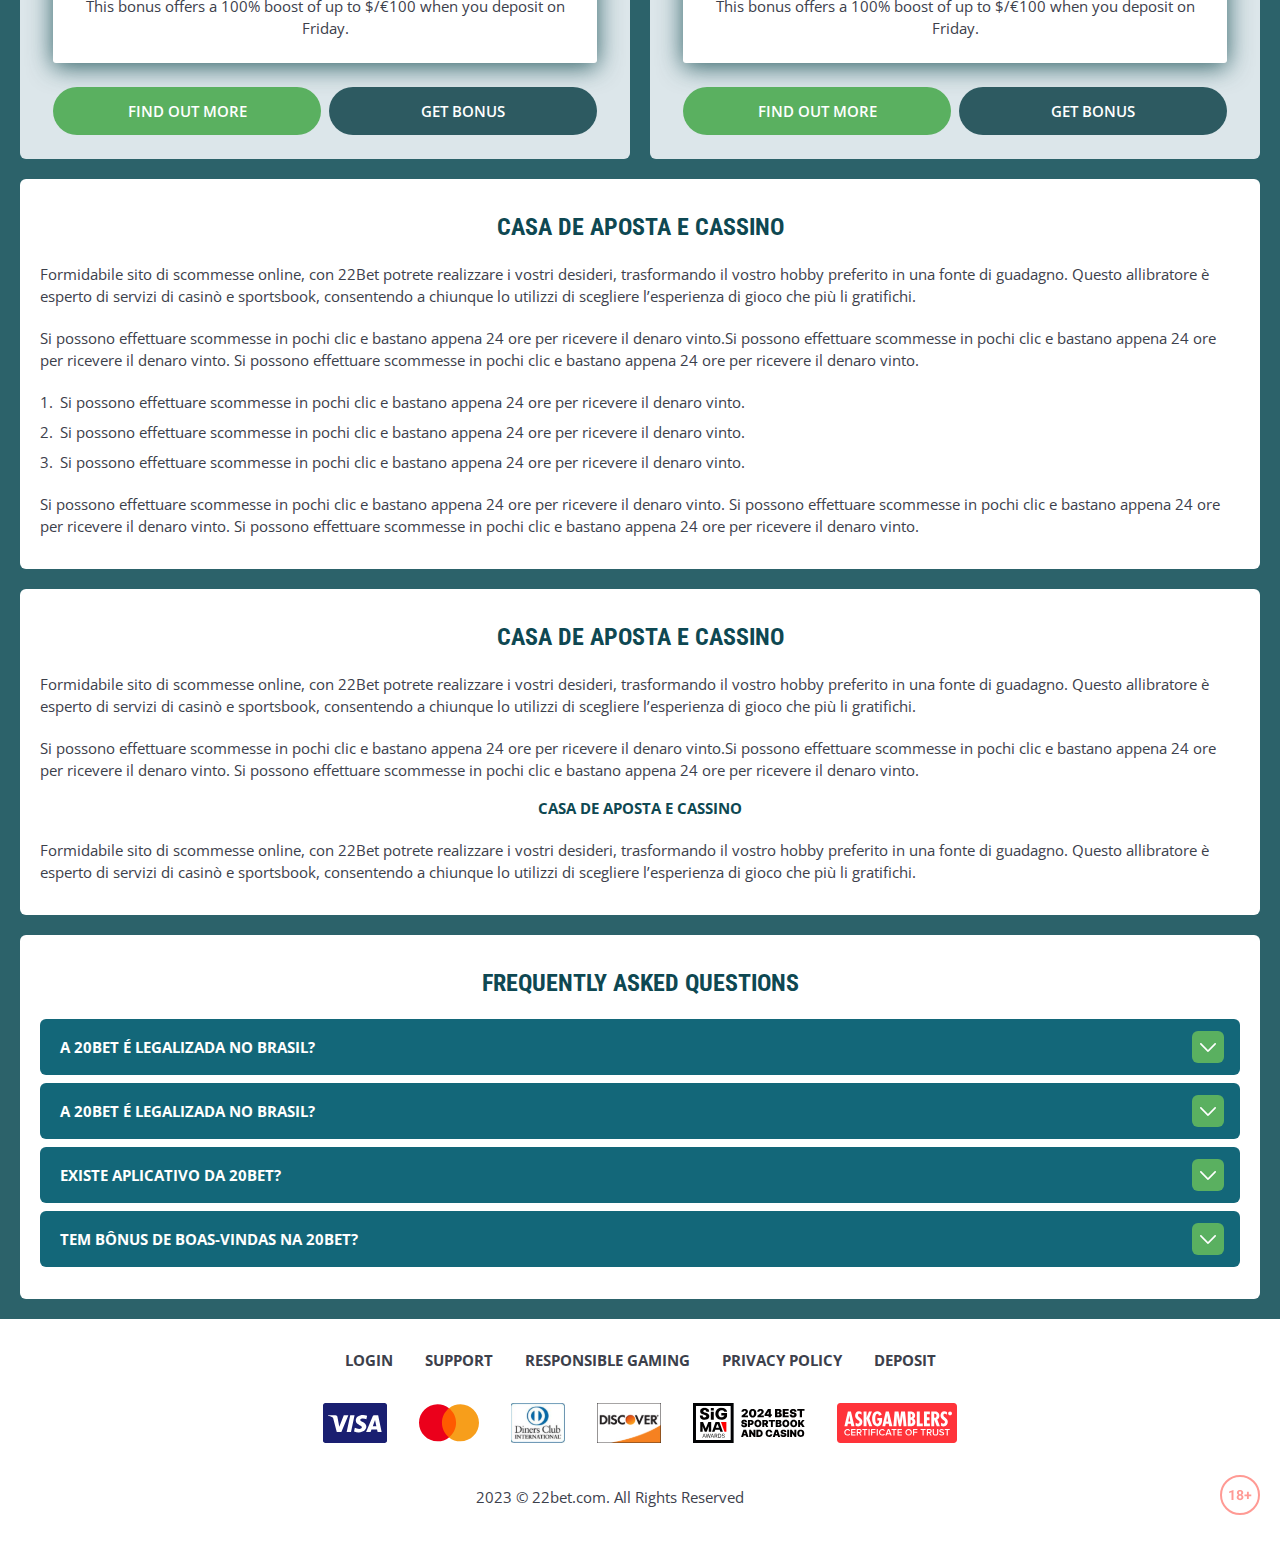
<file: bonus.html>
<!DOCTYPE html>
<html lang="vn">
  <head>
    <meta charset="UTF-8" />
   
    <meta name="viewport" content="width=device-width, initial-scale=1.0" />
    <title>22Bet </title>
    <meta name="description" content />
    <meta property="og:site_name" content />
    <meta property="og:title" content />
    <meta property="og:type" content="website" />
    <meta property="og:url" content />
    <meta property="og:image" content />
    <meta property="og:image:alt" content />
    <meta property="og:locale" content="vn" />
    <meta property="og:description" content />
    <link rel="preconnect" href="https://fonts.googleapis.com" />
    <link rel="preconnect" href="https://fonts.gstatic.com" crossorigin="anonymous" />
    
   <link href="https://fonts.googleapis.com/css2?family=Open+Sans:ital,wght@0,300..800;1,300..800&display=swap" rel="stylesheet">
<link href="https://fonts.googleapis.com/css?family=Roboto+Condensed&display=swap" rel="stylesheet">

    <link rel="stylesheet" href="./css/reset.css" />
    <link rel="stylesheet" href="./css/main.css" />
    <link rel="stylesheet" href="./css/media.css"/>
    <link rel="icon" href="./images/Group.png" type="image/x-icon"/>
    <script
    src="https://code.jquery.com/jquery-3.6.1.min.js"
    integrity="sha256-o88AwQnZB+VDvE9tvIXrMQaPlFFSUTR+nldQm1LuPXQ="
    crossorigin="anonymous"
  ></script>
  </head>
  <body>
  <header class="header">
      <section class="content header__content">
        <a href="./index.html" class="logo header__logo"
          ><img src="./images/logo.svg" alt="logo" title
        /></a>
        <button class="header__btn-menu" >
          <svg width="16px" height="16px" viewBox="0 0 16 16" xmlns="http://www.w3.org/2000/svg">
              <rect y="0" width="16" height="3" rx="1.5"></rect>
              <rect y="6.5" width="16" height="3" rx="1.5"></rect>
              <rect y="13" width="16" height="3" rx="1.5"></rect>
            </svg>
        </button>

          <nav class="menu header__menu">
            <ul class="header__menu-list">
                
              <li class="">
              <div class="header__menu-wrapper">
                <div class="js-button-expander js-button-expander--menu" >
                <a href="./bonus.html" >
                <span>Bonus</span>
              </a>
              </div>
              <div class="header__menu-wrap js-expand-content js-expand-content--menu">
                <ul >
                  <li>
                    <a href="./freeSpins.html">
                    <span>Free Spins</span>
                  </a></li>
                  <li><a href="./promoCode.html">
                    <span>Promo Code</span>
                  </a>
                </li>
                  <li><a href="./welcomeBonus.html">
                    <span>Welcome Bonus</span>
                  </a>
                </li>
                <li><a href="./vip.html">
                    <span>VIP</span>
                  </a>
                </li>
                </ul>
              </div>
              </div>
               <a href="./bonus.html" class="header__menu-item">
                <span>Bonus</span>
              </a>
            </li>
              <li>
                <a href="./app.html">
                 App
                </a>
              </li>
              
              <li class="">
              <div class="header__menu-wrapper">
                <div class="js-button-expander js-button-expander--menu" >
                <a href="./casino.html" >
                <span> Casino</span>
              </a>
              </div>
              <div class="header__menu-wrap js-expand-content js-expand-content--menu">
                <ul >
                  <li>
                    <a href="./slots.html">
                    <span>Slots</span>
                  </a></li>
                 
                </ul>
              </div>
              </div>
               <a href="./casino.html" class="header__menu-item">
                <span>Casino</span>
              </a>
            </li>
               <li>
                <a href="./live.html">
               Live
                </a>
              </li>
              <li>
                    <a href="./freeSpins.html">
                    <span>Free Spins</span>
                  </a></li>
                  <li><a href="./promoCode.html">
                    <span>Promo Code</span>
                  </a>
                </li>
                  <li><a href="./welcomeBonus.html">
                    <span>Welcome Bonus</span>
                  </a>
                </li>
                <li><a href="./vip.html">
                    <span>VIP</span>
                  </a>
                </li>
             <li>
                    <a href="./slots.html">
                    <span>Slots</span>
                  </a></li>
             
             
            </ul>
            <div class="header__button header__button-menu " >
              <a href="#" class="button  button__login-menu">log in</a>
              <a href="#" class="button button__menu">registration</a>
            </div>
           
          </nav>
            <a href="#" class="button button__login">log in</a>
            <a href="#" class="button button__singup">registration</a>
            <div id="clock" class="header__time">00:00</div>
            <a href="" class="header__flag">
                <span><img src="./images/flag.png" alt="flag" title /></span>
                <span>vn</span>
              </a>
      </section>
    </header>
     <main class="main home main-page">
        <section class=" hero hero__page">
           
            <div class="background background-page">
              <img src="./images/bonus/bg-bonus.webp" alt="hero" title />
              
            </div>
            <div class="hero__wrapper hero__wrapper-page">
              <div class="hero__data hero__data-bonus">
                <ul
                class="breadcrumbs "
                
              >
                <li
                  
                >
                  <a href="#" >
                    <span >Home</span></a
                  >
                 
                </li>
                <li
                  
                >
                  <a href="#" > <span >Bonus</span></a>
                 
                </li>
              </ul>
                <h1 class="title general hero__title">
                  Online Casino Website
                </h1>
                 <p class="hero__text">The first thing that catches players' attention is the incredible simplicity of this casino.</p>
               
                <a href="#" class="button  hero__button ">Obter um Bônus</a>
               
              </div>
             
            </div>
          </section>
      <section class="main__wrap main__wrap-page">
       
       <section class="content__wrapper content__wrapper-page">
        <section class="content article">
            <p>
             Lorem ipsum dolor sit <a href="#">22Bet</a> consectetur adipiscing elit. Quisque faucibus ex sapien vitae pellentesque sem placerat. In id cursus mi pretium tellus duis convallis. Tempus leo eu aenean sed diam urna tempor. Pulvinar vivamus fringilla lacus nec metus bibendum egestas. Iaculis massa nisl malesuada lacinia integer nunc posuere. Ut hendrerit semper vel class aptent taciti sociosqu.
            </p>
            <p>
             Ad litora torquent per conubia nostra inceptos himenaeos.
            </p>
          </section>
          <section class="content menu-review__content">
                <div class="menu__review-desk menu__review-content">Table of Contents</div>
                <ul class="menu__review menu__review-list">
                  <li><a href="#">Casa de Aposta e Cassino</a></li>
                    <li><a href="#">Casa de Aposta e Cassino</a></li>
                      <li><a href="#">Casa de Aposta e Cassino</a></li>
                        <li><a href="#">Casa de Aposta e Cassino</a></li>
                          <li><a href="#">Frequently Asked Questions</a></li>
                </ul>
             
          
          </section>
         
          <section class="content bonuses">
            <ul class="bonuses__list">
               <li class="bonuses__item">
                 
                  <div class="bonuses__img">
                     <img src="./images/bonus/banner-bonus1.webp" alt="" title="">
                  </div>
                  <div class="bonuses__desc">
                     <div class="wrap">
                        <span class="bonuses__icon">
                           <img src="./images/bonus/bonus-icon.svg" alt="" title="">
                        </span>
                        <h2 class="title high bonuses__title">Friday Reload Bonus</h2>
                        <div class="bonuses__text">
                           <p>This bonus offers a 100% boost of up to $/€100 when you deposit on Friday.</p>
                        </div>
                        
                     </div>
                     <div class="bonuses__buttons">
                      <a href="#" class="button bonuses__button">Find out more</a>
                      <a href="#" class="button bonuses__button">Get Bonus</a>
                   </div>
                  </div>
                  
               </li>
               <li class="bonuses__item">
                 
                  <div class="bonuses__img">
                     <img src="./images/bonus/banner-bonus2.webp" alt="" title="">
                  </div>
                  <div class="bonuses__desc">
                     <div class="wrap">
                        <span class="bonuses__icon">
                           <img src="./images/bonus/bonus-icon.svg" alt="" title="">
                        </span>
                        <h2 class="title high bonuses__title">Friday Reload Bonus</h2>
                        <div class="bonuses__text">
                           <p>This bonus offers a 100% boost of up to $/€100 when you deposit on Friday.</p>
                        </div>
                        
                     </div>
                     <div class="bonuses__buttons">
                      <a href="#" class="button bonuses__button">Find out more</a>
                      <a href="#" class="button bonuses__button">Get Bonus</a>
                   </div>
                  </div>
               </li>
               <li class="bonuses__item">
                
                  <div class="bonuses__img">
                     <img src="./images/bonus/banner-bonus3.webp" alt="" title="">
                  </div>
                  <div class="bonuses__desc">
                     <div class="wrap">
                        <span class="bonuses__icon">
                           <img src="./images/bonus/bonus-icon.svg" alt="" title="">
                        </span>
                        <h2 class="title high bonuses__title">Friday Reload Bonus</h2>
                        <div class="bonuses__text">
                           <p>This bonus offers a 100% boost of up to $/€100 when you deposit on Friday.</p>
                        </div>
                       
                     </div>
                     <div class="bonuses__buttons">
                      <a href="#" class="button bonuses__button">Find out more</a>
                      <a href="#" class="button bonuses__button">Get Bonus</a>
                   </div>
                  </div>
               </li>
               <li class="bonuses__item">
                  
                  <div class="bonuses__img">
                     <img src="./images/bonus/banner-bonus4.webp" alt="" title="">
                  </div>
                  <div class="bonuses__desc">
                     <div class="wrap">
                        <span class="bonuses__icon">
                           <img src="./images/bonus/bonus-icon.svg" alt="" title="">
                        </span>
                        <h2 class="title high bonuses__title">Friday Reload Bonus</h2>
                        <div class="bonuses__text">
                           <p>This bonus offers a 100% boost of up to $/€100 when you deposit on Friday.</p>
                        </div>
                        
                     </div>
                     <div class="bonuses__buttons">
                      <a href="#" class="button bonuses__button">Find out more</a>
                      <a href="#" class="button bonuses__button">Get Bonus</a>
                      
                   </div>
                  </div>
               </li>
            </ul>
         </section>
         <section class="content article">
            <h2 class="title high article__title">Casa de Aposta e Cassino</h2>
            
            <p>
             Formidabile sito di scommesse online, con 22Bet potrete realizzare i vostri desideri, trasformando il vostro hobby preferito in una fonte di guadagno. Questo allibratore è esperto di servizi di casinò e sportsbook, consentendo a chiunque lo utilizzi di scegliere l’esperienza di gioco che più li gratifichi.
            </p>
            <p>
             Si possono effettuare scommesse in pochi clic e bastano appena 24 ore per ricevere il denaro vinto.Si possono effettuare scommesse in pochi clic e bastano appena 24 ore per ricevere il denaro vinto. Si possono effettuare scommesse in pochi clic e bastano appena 24 ore per ricevere il denaro vinto.
            </p>
           <ol>
              <li>Si possono effettuare scommesse in pochi clic e bastano appena 24 ore per ricevere il denaro vinto.</li>
              <li>Si possono effettuare scommesse in pochi clic e bastano appena 24 ore per ricevere il denaro vinto.</li>
              <li>Si possono effettuare scommesse in pochi clic e bastano appena 24 ore per ricevere il denaro vinto.</li>
            </ol>
            <p>Si possono effettuare scommesse in pochi clic e bastano appena 24 ore per ricevere il denaro vinto. Si possono effettuare scommesse in pochi clic e bastano appena 24 ore per ricevere il denaro vinto. Si possono effettuare scommesse in pochi clic e bastano appena 24 ore per ricevere il denaro vinto.</p>
          </section>
           <section class="content article">
            <h2 class="title high article__title">Casa de Aposta e Cassino</h2>
            
            <p>
             Formidabile sito di scommesse online, con 22Bet potrete realizzare i vostri desideri, trasformando il vostro hobby preferito in una fonte di guadagno. Questo allibratore è esperto di servizi di casinò e sportsbook, consentendo a chiunque lo utilizzi di scegliere l’esperienza di gioco che più li gratifichi.
            </p>
            <p>
             Si possono effettuare scommesse in pochi clic e bastano appena 24 ore per ricevere il denaro vinto.Si possono effettuare scommesse in pochi clic e bastano appena 24 ore per ricevere il denaro vinto. Si possono effettuare scommesse in pochi clic e bastano appena 24 ore per ricevere il denaro vinto.
            </p>
          
            <h3>Casa de Aposta e Cassino</h3>
            <p>Formidabile sito di scommesse online, con 22Bet potrete realizzare i vostri desideri, trasformando il vostro hobby preferito in una fonte di guadagno. Questo allibratore è esperto di servizi di casinò e sportsbook, consentendo a chiunque lo utilizzi di scegliere l’esperienza di gioco che più li gratifichi.</p>
          </section>
        
           <section class="content faq">
            <h2 class="title high faq__title">Frequently Asked Questions</h2>
            <ul class="faq__list " >
              <li class="faq__item"  >
                <h3 class="title medium faq__subtitle js-button-expander js-button-expander--faq"  >A 20Bet é legalizada no Brasil?
                 </h3>
                <div  class="faq__answer js-expand-content js-expand-content--faq" >
                  <p  >
                    Sim, a casa de apostas tem licença emitida por Curaçao, que é reconhecida no Brasil e a permite atuar por aqui.
                  </p>
                </div>
              </li>
              <li class="faq__item"  >
                <h3 class="title medium faq__subtitle js-button-expander js-button-expander--faq"  >A 20Bet é legalizada no Brasil?</h3>
                <div class="faq__answer js-expand-content js-expand-content--faq" >
                  <p  >
                    Sim, a casa de apostas tem licença emitida por Curaçao, que é reconhecida no Brasil e a permite atuar por aqui.
                  </p>
                </div>
              </li> 
              <li class="faq__item"  >
                <h3 class="title medium faq__subtitle js-button-expander js-button-expander--faq"  >Existe aplicativo da 20Bet?</h3>
                <div class="faq__answer js-expand-content js-expand-content--faq" >
                  <p  >
                   Sim, disponível para sistemas operacionais iOS e Android.
                  </p>
                </div>
              </li> 
              <li class="faq__item"  >
                <h3 class="title medium faq__subtitle js-button-expander js-button-expander--faq"  >Tem bônus de boas-vindas na 20Bet?</h3>
                <div class="faq__answer js-expand-content js-expand-content--faq" >
                  <p  >
                   O pacote especial para novos usuários da 20Bet paga 100% sobre o primeiro depósito, com limite de 600 BRL.
                  </p>
                </div>
              </li> 
             
            </ul>
          </section>
          
        </section> 
        
        <div class=""  onclick="scrollToTop()">
          <button class="main__arrow" id="scrollToTopBtn"></button>
        </div> 
        
      </section>
    </main> 
  <footer class=" footer ">
      <section class="content footer__content">
        <ul class="footer__menu">
         <li><a href="./login.html">Login</a></li>
         <li><a href="./support.html">Support</a></li>
         <li><a href="./responsible.html">Responsible Gaming</a></li>
         <li><a href="./policy.html">Privacy Policy</a></li>
         <li><a href="./deposit.html">Deposit</a></li>
        </ul>
       
          <ul class="footer__cards-list">
           
            <li>
              <a href="#"
                ><img src="./images/visa.svg" alt="cardvisa" title
              /></a>
            </li>
            <li>
              <a href="#"
                ><img
                  src="./images/mastercard.svg"
                  alt="mastercard"
                  title
              /></a>
            </li>
            <li>
                <a href="#"
                  ><img src="./images/diners.svg" alt="diners" title
                /></a>
              </li>
              <li>
                <a href="#"
                  ><img src="./images/discover.svg" alt="discover" title
                /></a>
              </li>
              <li>
                <a href="#"
                  ><img src="./images/sigma.svg" alt="sigma" title
                /></a>
              </li>
              <li>
                <a href="#"
                  ><img src="./images/ask.svg" alt="ask" title
                /></a>
              </li>
            
          </ul>
       
        <div class="footer__wrapp">
          <div class="footer__text">
           
            <p>2023 &copy; 22bet.com. All Rights Reserved
</p>
           
          </div>
          <div class="footer__age">
            <img src="./images/age.svg" alt="age" title />
          </div>
        </div>
      
      </section>
    </footer>
    
    <script src="./js/sidebar.js" defer></script>
    <script src="./js/expander.js" defer></script>
    <script src="./js/mobile-menu.js" defer></script>
    <script src="./js/clock.js" defer></script>
       <script src="./js/arrowUp.js" defer></script>
  </body>
</html>
</file>
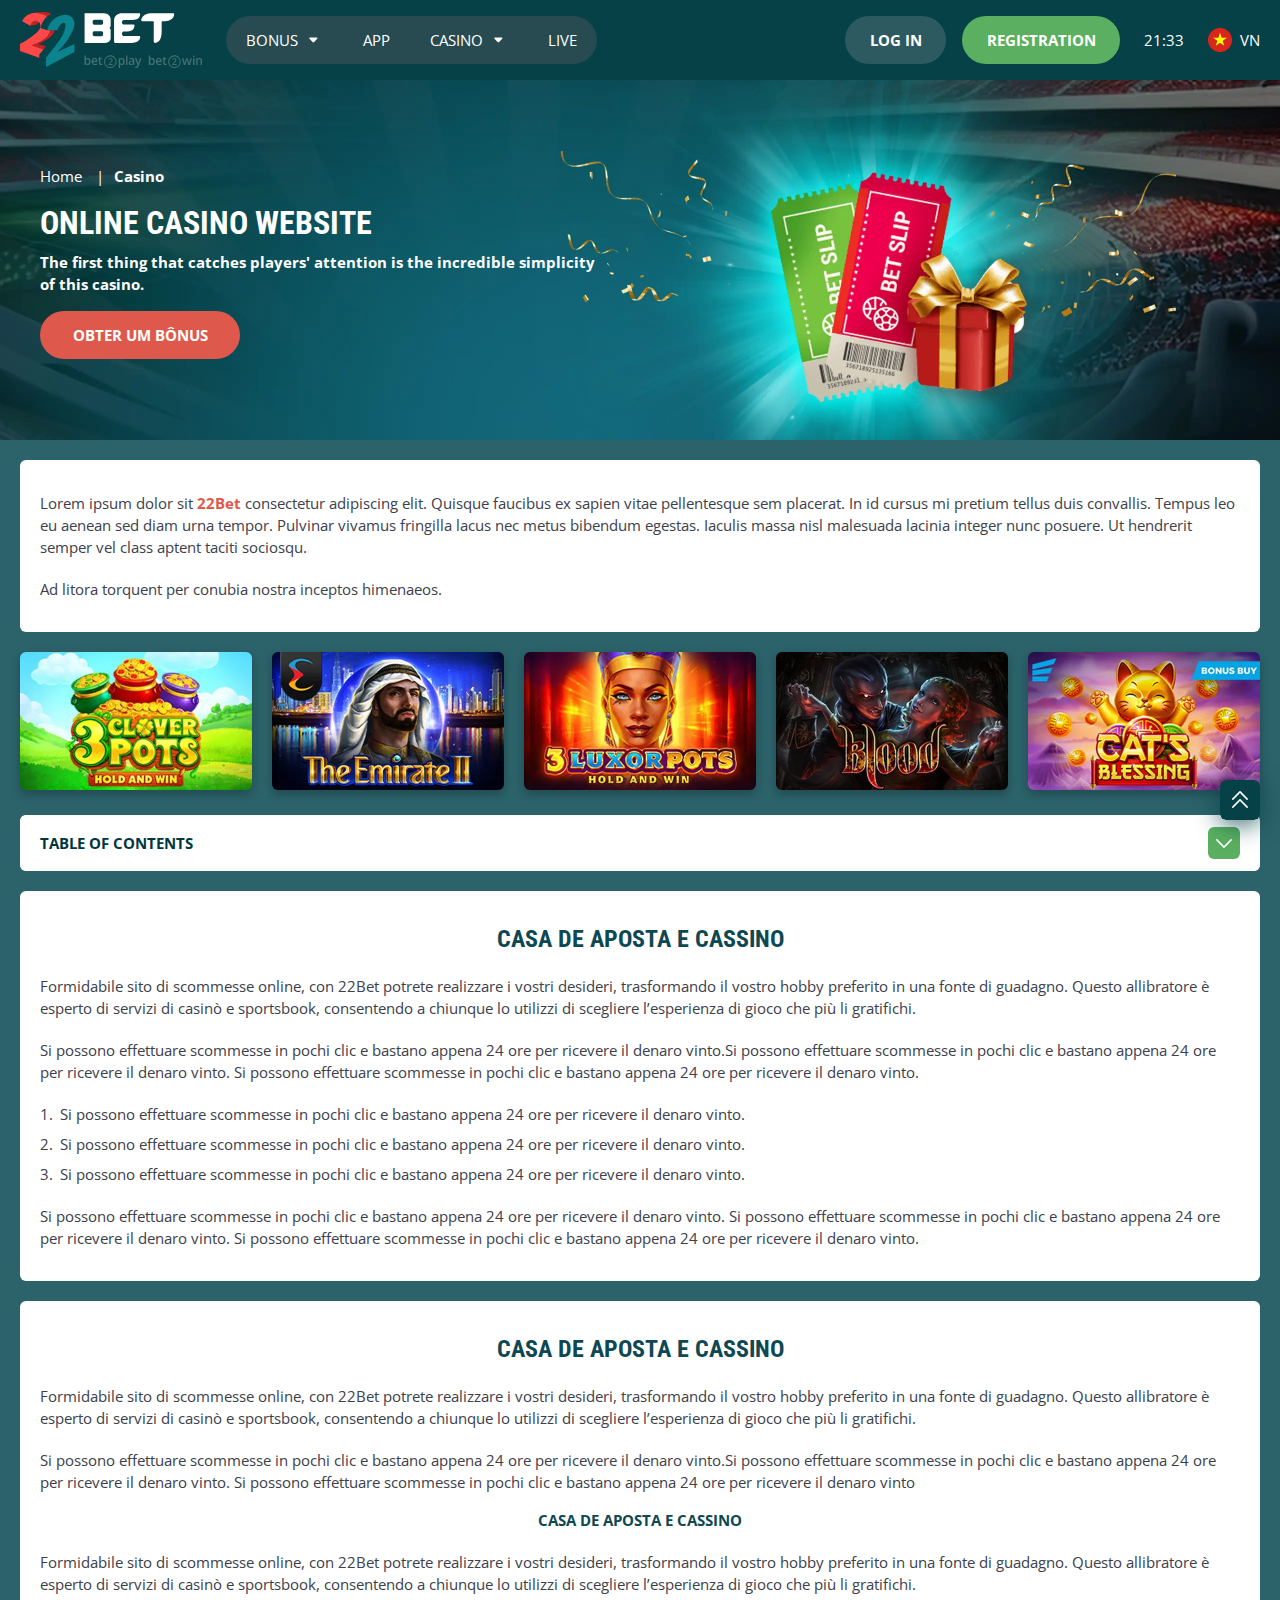
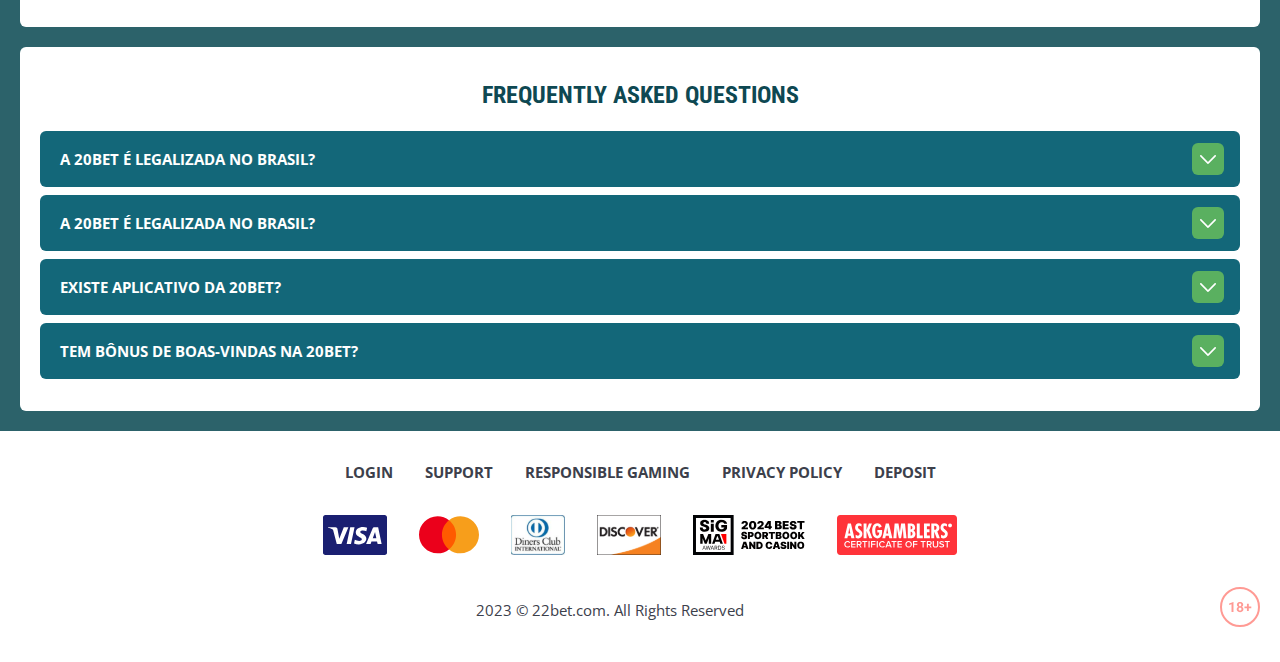
<file: casino.html>
<!DOCTYPE html>
<html lang="vn">
  <head>
    <meta charset="UTF-8" />
   
    <meta name="viewport" content="width=device-width, initial-scale=1.0" />
    <title>22Bet </title>
    <meta name="description" content />
    <meta property="og:site_name" content />
    <meta property="og:title" content />
    <meta property="og:type" content="website" />
    <meta property="og:url" content />
    <meta property="og:image" content />
    <meta property="og:image:alt" content />
    <meta property="og:locale" content="vn" />
    <meta property="og:description" content />
    <link rel="preconnect" href="https://fonts.googleapis.com" />
    <link rel="preconnect" href="https://fonts.gstatic.com" crossorigin="anonymous" />
   <link href="https://fonts.googleapis.com/css2?family=Open+Sans:ital,wght@0,300..800;1,300..800&display=swap" rel="stylesheet">
<link href="https://fonts.googleapis.com/css?family=Roboto+Condensed&display=swap" rel="stylesheet">

   <link rel="stylesheet" href="./css/reset.css" />
    <link rel="stylesheet" href="./css/main.css" />
    <link rel="stylesheet" href="./css/media.css"/>
    <link rel="icon" href="./images/Group.png" type="image/x-icon"/>
    <script
    src="https://code.jquery.com/jquery-3.6.1.min.js"
    integrity="sha256-o88AwQnZB+VDvE9tvIXrMQaPlFFSUTR+nldQm1LuPXQ="
    crossorigin="anonymous"
  ></script>
  </head>
  <body>
    <header class="header">
      <section class="content header__content">
        <a href="./index.html" class="logo header__logo"
          ><img src="./images/logo.svg" alt="logo" title
        /></a>
        <button class="header__btn-menu" >
          <svg width="16px" height="16px" viewBox="0 0 16 16" xmlns="http://www.w3.org/2000/svg">
              <rect y="0" width="16" height="3" rx="1.5"></rect>
              <rect y="6.5" width="16" height="3" rx="1.5"></rect>
              <rect y="13" width="16" height="3" rx="1.5"></rect>
            </svg>
        </button>

          <nav class="menu header__menu">
            <ul class="header__menu-list">
                
              <li class="">
              <div class="header__menu-wrapper">
                <div class="js-button-expander js-button-expander--menu" >
                <a href="./bonus.html" >
                <span>Bonus</span>
              </a>
              </div>
              <div class="header__menu-wrap js-expand-content js-expand-content--menu">
                <ul >
                  <li>
                    <a href="./freeSpins.html">
                    <span>Free Spins</span>
                  </a></li>
                  <li><a href="./promoCode.html">
                    <span>Promo Code</span>
                  </a>
                </li>
                  <li><a href="./welcomeBonus.html">
                    <span>Welcome Bonus</span>
                  </a>
                </li>
                <li><a href="./vip.html">
                    <span>VIP</span>
                  </a>
                </li>
                </ul>
              </div>
              </div>
               <a href="./bonus.html" class="header__menu-item">
                <span>Bonus</span>
              </a>
            </li>
              <li>
                <a href="./app.html">
                 App
                </a>
              </li>
              
              <li class="">
              <div class="header__menu-wrapper">
                <div class="js-button-expander js-button-expander--menu" >
                <a href="./casino.html" >
                <span> Casino</span>
              </a>
              </div>
              <div class="header__menu-wrap js-expand-content js-expand-content--menu">
                <ul >
                  <li>
                    <a href="./slots.html">
                    <span>Slots</span>
                  </a></li>
                 
                </ul>
              </div>
              </div>
               <a href="./bonus.html" class="header__menu-item">
                <span>Casino</span>
              </a>
            </li>
               <li>
                <a href="./live.html">
               Live
                </a>
              </li>
              <li>
                    <a href="./freeSpins.html">
                    <span>Free Spins</span>
                  </a></li>
                  <li><a href="./promoCode.html">
                    <span>Promo Code</span>
                  </a>
                </li>
                  <li><a href="./welcomeBonus.html">
                    <span>Welcome Bonus</span>
                  </a>
                </li>
                <li><a href="./vip.html">
                    <span>VIP</span>
                  </a>
                </li>
             <li>
                    <a href="./slots.html">
                    <span>Slots</span>
                  </a></li>
             
             
            </ul>
            <div class="header__button header__button-menu " >
              <a href="#" class="button  button__login-menu">log in</a>
              <a href="#" class="button button__menu">registration</a>
            </div>
           
          </nav>
            <a href="#" class="button button__login">log in</a>
            <a href="#" class="button button__singup">registration</a>
            <div id="clock" class="header__time">00:00</div>
            <a href="" class="header__flag">
                <span><img src="./images/flag.png" alt="flag" title /></span>
                <span>vn</span>
              </a>
      </section>
    </header>
     <main class="main home main-page">
        <section class=" hero hero__page">
           
            <div class="background background-page">
              <img src="./images/casino/bg-casino.webp" alt="hero" title />
              
            </div>
            <div class="hero__wrapper hero__wrapper-page">
              <div class="hero__data hero__data-bonus">
                <ul
                class="breadcrumbs "
                
              >
                <li
                  
                >
                  <a href="#" >
                    <span >Home</span></a
                  >
                 
                </li>
                <li
                  
                >
                  <a href="#" > <span >Casino</span></a>
                 
                </li>
              </ul>
                <h1 class="title general hero__title">
                  Online Casino Website
                </h1>
                 <p class="hero__text">The first thing that catches players' attention is the incredible simplicity of this casino.</p>
               
                <a href="#" class="button  hero__button ">Obter um Bônus</a>
               
              </div>
             
            </div>
          </section>
      <section class="main__wrap main__wrap-page">
       
       <section class="content__wrapper content__wrapper-page">

         
        
       
          <section class="content article">
            <p>
             Lorem ipsum dolor sit <a href="#">22Bet</a> consectetur adipiscing elit. Quisque faucibus ex sapien vitae pellentesque sem placerat. In id cursus mi pretium tellus duis convallis. Tempus leo eu aenean sed diam urna tempor. Pulvinar vivamus fringilla lacus nec metus bibendum egestas. Iaculis massa nisl malesuada lacinia integer nunc posuere. Ut hendrerit semper vel class aptent taciti sociosqu.
            </p>
            <p>
             Ad litora torquent per conubia nostra inceptos himenaeos.
            </p>
          </section>
               <section class="content casino">
           
              <ul class="casino__list">
                <li class="casino__item">
                    <div class="casino__wrapper">
                      <img class="casino__img" src="./images/casino/card-casino1.webp" alt="" title>
                    <div class="casino__hover casino__hover-live">
                        
                        <div class="casino-box">
                            
                        <a href="#" class="button  casino__buttons">Play now</a>
                        </div>
                    </div>
                    </div>
                    
                </li>
                <li class="casino__item">
                  <div class="casino__wrapper">
                    <img class="casino__img" src="./images/casino/card-casino2.webp" alt="" title>
                <div class="casino__hover casino__hover-live">
                      
                        <div class="casino-box">
                            
                        <a href="#" class="button  casino__buttons">Play now</a>
                        </div>
                    </div>
                  </div>
                 
              </li>
              <li class="casino__item">
                <div class="casino__wrapper">
                  <img class="casino__img" src="./images/casino/card-casino3.webp" alt="" title>
               <div class="casino__hover casino__hover-live">
                        
                        <div class="casino-box">
                            
                        <a href="#" class="button  casino__buttons">Play now</a>
                        </div>
                    </div>
               
            </li>
             <li class="casino__item">
                <div class="casino__wrapper">
                  <img class="casino__img" src="./images/casino/card-casino4.webp" alt="" title>
               <div class="casino__hover casino__hover-live">
                        
                        <div class="casino-box">
                            
                        <a href="#" class="button  casino__buttons">Play now</a>
                        </div>
                    </div>
               
            </li>
             <li class="casino__item">
                <div class="casino__wrapper">
                  <img class="casino__img" src="./images/casino/card-casino5.webp" alt="" title>
               <div class="casino__hover casino__hover-live">
                        
                        <div class="casino-box">
                            
                        <a href="#" class="button  casino__buttons">Play now</a>
                        </div>
                    </div>
               
            </li>
           
    
      

              </ul>
         </section>
             
        
        
              <section class="content menu-review__content">
              

            
                <div class="menu__review-desk menu__review-content">Table of Contents</div>
                <ul class="menu__review menu__review-list">
                  <li><a href="#">Casa de Aposta e Cassino</a></li>
                    <li><a href="#">Casa de Aposta e Cassino</a></li>
                      <li><a href="#">Casa de Aposta e Cassino</a></li>
                        <li><a href="#">Casa de Aposta e Cassino</a></li>
                          <li><a href="#">Frequently Asked Questions</a></li>
                 
                </ul>
             
          
          </section>
          
        
          <section class="content article">
            <h2 class="title high article__title">Casa de Aposta e Cassino</h2>
             
            <p>
             Formidabile sito di scommesse online, con 22Bet potrete realizzare i vostri desideri, trasformando il vostro hobby preferito in una fonte di guadagno. Questo allibratore è esperto di servizi di casinò e sportsbook, consentendo a chiunque lo utilizzi di scegliere l’esperienza di gioco che più li gratifichi.
            </p>
            <p>
             Si possono effettuare scommesse in pochi clic e bastano appena 24 ore per ricevere il denaro vinto.Si possono effettuare scommesse in pochi clic e bastano appena 24 ore per ricevere il denaro vinto. Si possono effettuare scommesse in pochi clic e bastano appena 24 ore per ricevere il denaro vinto.
            </p>
           <ol>
              <li>Si possono effettuare scommesse in pochi clic e bastano appena 24 ore per ricevere il denaro vinto.</li>
              <li>Si possono effettuare scommesse in pochi clic e bastano appena 24 ore per ricevere il denaro vinto.</li>
              <li>Si possono effettuare scommesse in pochi clic e bastano appena 24 ore per ricevere il denaro vinto.</li>
            </ol>
            <p>Si possono effettuare scommesse in pochi clic e bastano appena 24 ore per ricevere il denaro vinto. Si possono effettuare scommesse in pochi clic e bastano appena 24 ore per ricevere il denaro vinto. Si possono effettuare scommesse in pochi clic e bastano appena 24 ore per ricevere il denaro vinto.</p>
          </section>
         
         
           <section class="content article">
            <h2 class="title high article__title">Casa de Aposta e Cassino</h2>
            <p>Formidabile sito di scommesse online, con 22Bet potrete realizzare i vostri desideri, trasformando il vostro hobby preferito in una fonte di guadagno. Questo allibratore è esperto di servizi di casinò e sportsbook, consentendo a chiunque lo utilizzi di scegliere l’esperienza di gioco che più li gratifichi.</p>
            <p>Si possono effettuare scommesse in pochi clic e bastano appena 24 ore per ricevere il denaro vinto.Si possono effettuare scommesse in pochi clic e bastano appena 24 ore per ricevere il denaro vinto. Si possono effettuare scommesse in pochi clic e bastano appena 24 ore per ricevere il denaro vinto</p>
            <h3>Casa de Aposta e Cassino</h3>
            <p>Formidabile sito di scommesse online, con 22Bet potrete realizzare i vostri desideri, trasformando il vostro hobby preferito in una fonte di guadagno. Questo allibratore è esperto di servizi di casinò e sportsbook, consentendo a chiunque lo utilizzi di scegliere l’esperienza di gioco che più li gratifichi.</p>
           </section>

          <section class="content faq">
            <h2 class="title high faq__title">Frequently Asked Questions</h2>
            <ul class="faq__list " >
              <li class="faq__item"  >
                <h3 class="title medium faq__subtitle js-button-expander js-button-expander--faq"  >A 20Bet é legalizada no Brasil?
                 </h3>
                <div  class="faq__answer js-expand-content js-expand-content--faq" >
                  <p  >
                    Sim, a casa de apostas tem licença emitida por Curaçao, que é reconhecida no Brasil e a permite atuar por aqui.
                  </p>
                </div>
              </li>
              <li class="faq__item"  >
                <h3 class="title medium faq__subtitle js-button-expander js-button-expander--faq"  >A 20Bet é legalizada no Brasil?</h3>
                <div class="faq__answer js-expand-content js-expand-content--faq" >
                  <p  >
                    Sim, a casa de apostas tem licença emitida por Curaçao, que é reconhecida no Brasil e a permite atuar por aqui.
                  </p>
                </div>
              </li> 
              <li class="faq__item"  >
                <h3 class="title medium faq__subtitle js-button-expander js-button-expander--faq"  >Existe aplicativo da 20Bet?</h3>
                <div class="faq__answer js-expand-content js-expand-content--faq" >
                  <p  >
                   Sim, disponível para sistemas operacionais iOS e Android.
                  </p>
                </div>
              </li> 
              <li class="faq__item"  >
                <h3 class="title medium faq__subtitle js-button-expander js-button-expander--faq"  >Tem bônus de boas-vindas na 20Bet?</h3>
                <div class="faq__answer js-expand-content js-expand-content--faq" >
                  <p  >
                   O pacote especial para novos usuários da 20Bet paga 100% sobre o primeiro depósito, com limite de 600 BRL.
                  </p>
                </div>
              </li> 
             
            </ul>
          </section>
          
        </section> 
      
        <div class=""  onclick="scrollToTop()">
          <button class="main__arrow" id="scrollToTopBtn"></button>
        </div> 
        
      </section>
    </main> 
       <footer class=" footer ">
      <section class="content footer__content">
        <ul class="footer__menu">
         <li><a href="./login.html">Login</a></li>
         <li><a href="./support.html">Support</a></li>
         <li><a href="./responsible.html">Responsible Gaming</a></li>
         <li><a href="./policy.html">Privacy Policy</a></li>
         <li><a href="./deposit.html">Deposit</a></li>
        </ul>
       
          <ul class="footer__cards-list">
           
            <li>
              <a href="#"
                ><img src="./images/visa.svg" alt="cardvisa" title
              /></a>
            </li>
            <li>
              <a href="#"
                ><img
                  src="./images/mastercard.svg"
                  alt="mastercard"
                  title
              /></a>
            </li>
            <li>
                <a href="#"
                  ><img src="./images/diners.svg" alt="diners" title
                /></a>
              </li>
              <li>
                <a href="#"
                  ><img src="./images/discover.svg" alt="discover" title
                /></a>
              </li>
              <li>
                <a href="#"
                  ><img src="./images/sigma.svg" alt="sigma" title
                /></a>
              </li>
              <li>
                <a href="#"
                  ><img src="./images/ask.svg" alt="ask" title
                /></a>
              </li>
            
          </ul>
       
        <div class="footer__wrapp">
          <div class="footer__text">
           
            <p>2023 &copy; 22bet.com. All Rights Reserved
</p>
           
          </div>
          <div class="footer__age">
            <img src="./images/age.svg" alt="age" title />
          </div>
        </div>
      
      </section>
    </footer>
    <script src="./js/arrowUp.js" defer></script>
    <script src="./js/sidebar.js" defer></script>
    <script src="./js/expander.js" defer></script>
    <script src="./js/mobile-menu.js" defer></script>
    <script src="./js/clock.js" defer></script>
  </body>
</html>
</file>
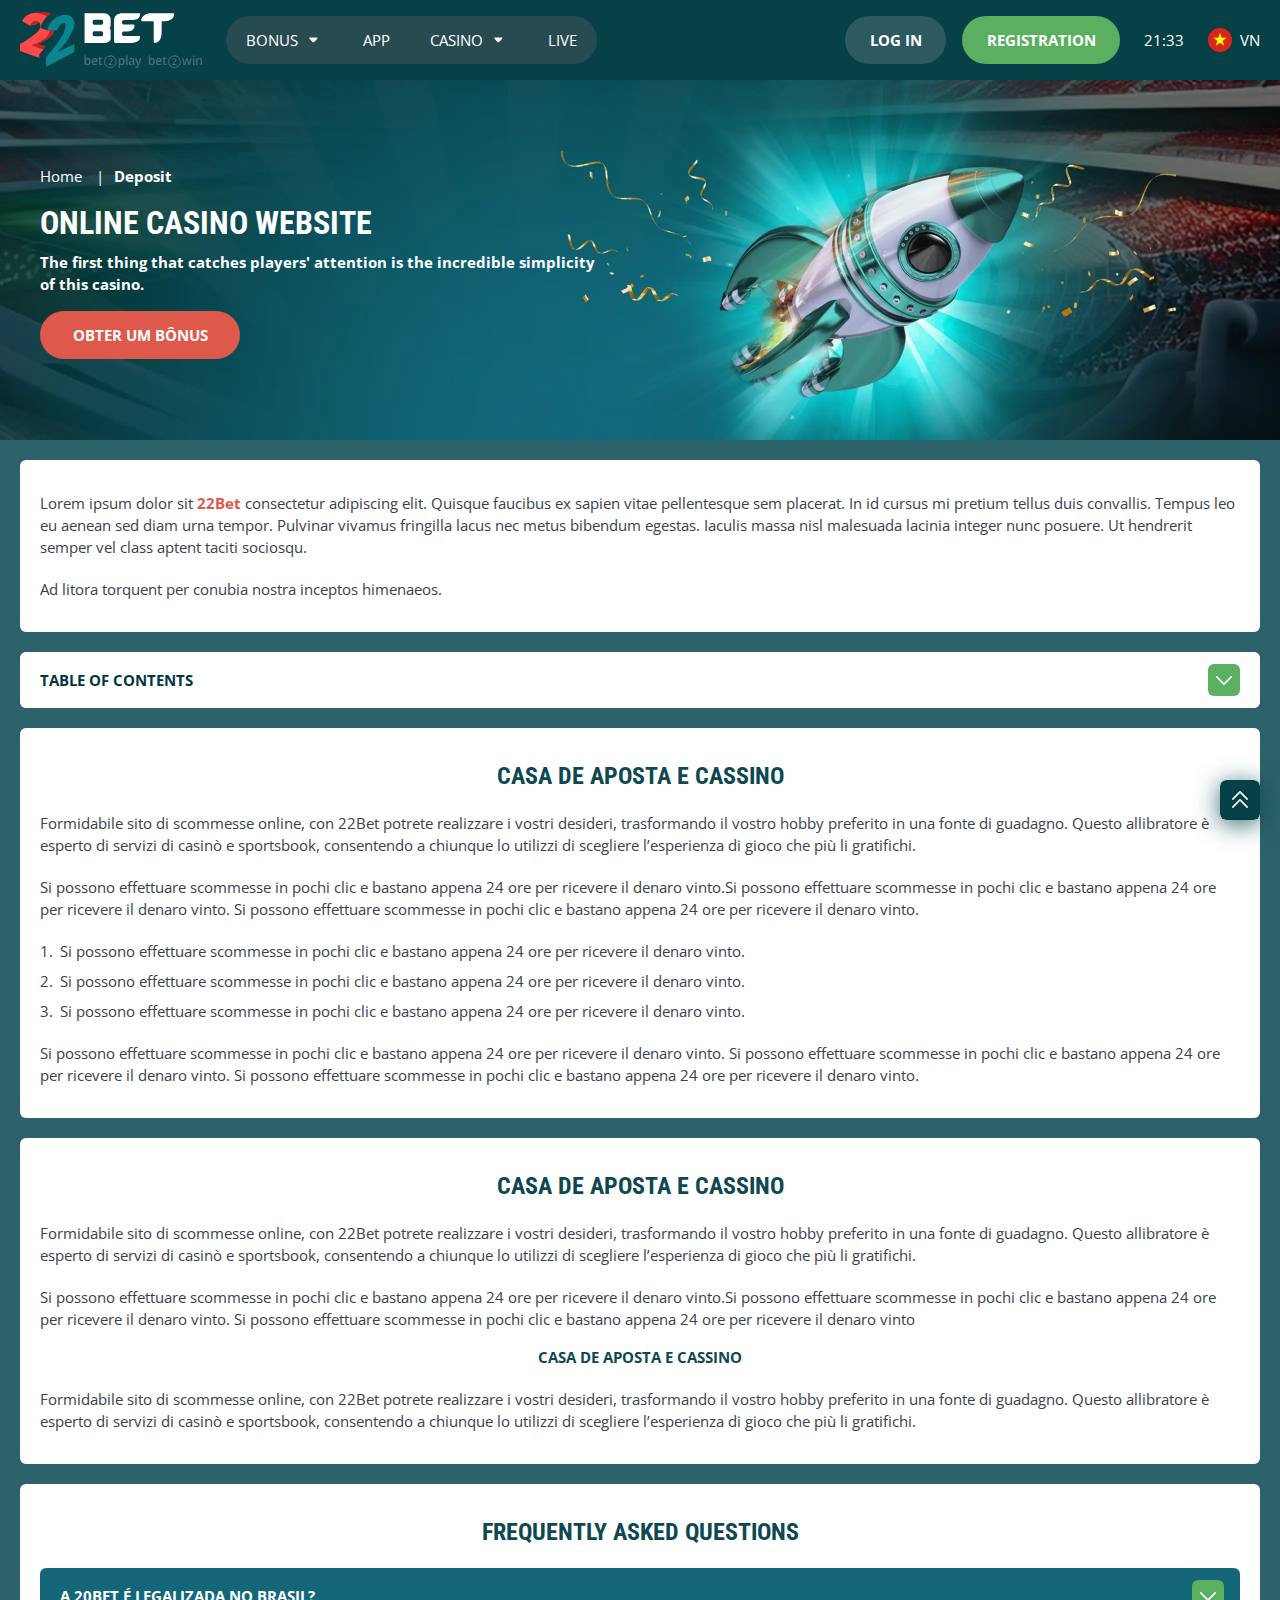
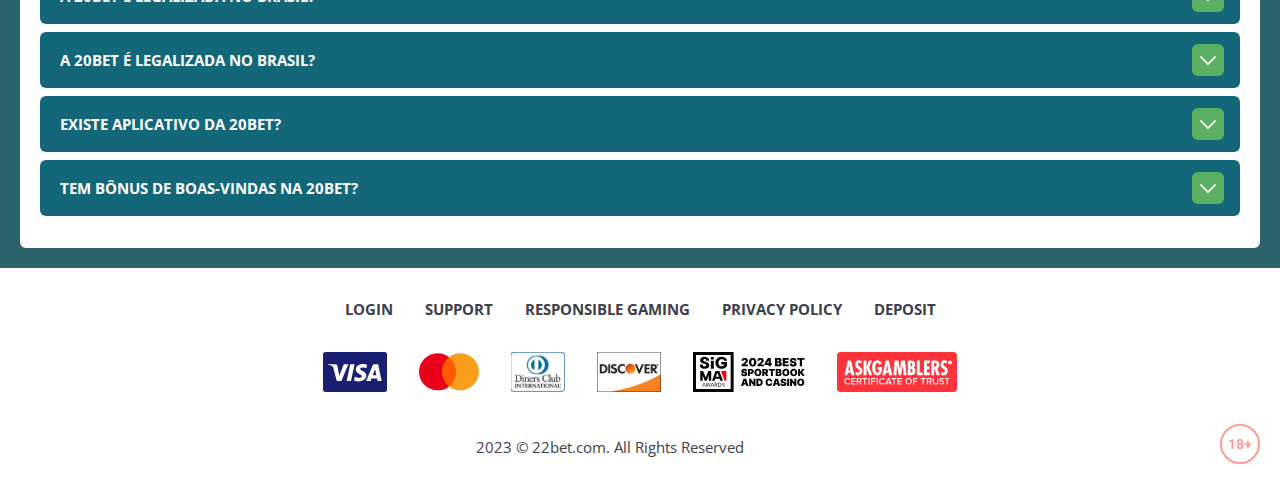
<file: deposit.html>
<!DOCTYPE html>
<html lang="vn">
  <head>
    <meta charset="UTF-8" />
   
    <meta name="viewport" content="width=device-width, initial-scale=1.0" />
    <title>22Bet </title>
    <meta name="description" content />
    <meta property="og:site_name" content />
    <meta property="og:title" content />
    <meta property="og:type" content="website" />
    <meta property="og:url" content />
    <meta property="og:image" content />
    <meta property="og:image:alt" content />
    <meta property="og:locale" content="vn" />
    <meta property="og:description" content />
    <link rel="preconnect" href="https://fonts.googleapis.com" />
    <link rel="preconnect" href="https://fonts.gstatic.com" crossorigin="anonymous" />
   <link href="https://fonts.googleapis.com/css2?family=Open+Sans:ital,wght@0,300..800;1,300..800&display=swap" rel="stylesheet">
<link href="https://fonts.googleapis.com/css?family=Roboto+Condensed&display=swap" rel="stylesheet">

   <link rel="stylesheet" href="./css/reset.css" />
    <link rel="stylesheet" href="./css/main.css" />
    <link rel="stylesheet" href="./css/media.css"/>
    <link rel="icon" href="./images/Group.png" type="image/x-icon"/>
    <script
    src="https://code.jquery.com/jquery-3.6.1.min.js"
    integrity="sha256-o88AwQnZB+VDvE9tvIXrMQaPlFFSUTR+nldQm1LuPXQ="
    crossorigin="anonymous"
  ></script>
  </head>
  <body>
    <header class="header">
      <section class="content header__content">
        <a href="./index.html" class="logo header__logo"
          ><img src="./images/logo.svg" alt="logo" title
        /></a>
        <button class="header__btn-menu" >
          <svg width="16px" height="16px" viewBox="0 0 16 16" xmlns="http://www.w3.org/2000/svg">
              <rect y="0" width="16" height="3" rx="1.5"></rect>
              <rect y="6.5" width="16" height="3" rx="1.5"></rect>
              <rect y="13" width="16" height="3" rx="1.5"></rect>
            </svg>
        </button>

          <nav class="menu header__menu">
            <ul class="header__menu-list">
                
              <li class="">
              <div class="header__menu-wrapper">
                <div class="js-button-expander js-button-expander--menu" >
                <a href="./bonus.html" >
                <span>Bonus</span>
              </a>
              </div>
              <div class="header__menu-wrap js-expand-content js-expand-content--menu">
                <ul >
                  <li>
                    <a href="./freeSpins.html">
                    <span>Free Spins</span>
                  </a></li>
                  <li><a href="./promoCode.html">
                    <span>Promo Code</span>
                  </a>
                </li>
                  <li><a href="./welcomeBonus.html">
                    <span>Welcome Bonus</span>
                  </a>
                </li>
                <li><a href="./vip.html">
                    <span>VIP</span>
                  </a>
                </li>
                </ul>
              </div>
              </div>
               <a href="./bonus.html" class="header__menu-item">
                <span>Bonus</span>
              </a>
            </li>
              <li>
                <a href="./app.html">
                 App
                </a>
              </li>
              
              <li class="">
              <div class="header__menu-wrapper">
                <div class="js-button-expander js-button-expander--menu" >
                <a href="./casino.html" >
                <span> Casino</span>
              </a>
              </div>
              <div class="header__menu-wrap js-expand-content js-expand-content--menu">
                <ul >
                  <li>
                    <a href="./slots.html">
                    <span>Slots</span>
                  </a></li>
                 
                </ul>
              </div>
              </div>
               <a href="./casino.html" class="header__menu-item">
                <span>Casino</span>
              </a>
            </li>
               <li>
                <a href="./live.html">
               Live
                </a>
              </li>
              <li>
                    <a href="./freeSpins.html">
                    <span>Free Spins</span>
                  </a></li>
                  <li><a href="./promoCode.html">
                    <span>Promo Code</span>
                  </a>
                </li>
                  <li><a href="./welcomeBonus.html">
                    <span>Welcome Bonus</span>
                  </a>
                </li>
                <li><a href="./vip.html">
                    <span>VIP</span>
                  </a>
                </li>
             <li>
                    <a href="./slots.html">
                    <span>Slots</span>
                  </a></li>
             
             
            </ul>
            <div class="header__button header__button-menu " >
              <a href="#" class="button  button__login-menu">log in</a>
              <a href="#" class="button button__menu">registration</a>
            </div>
           
          </nav>
            <a href="#" class="button button__login">log in</a>
            <a href="#" class="button button__singup">registration</a>
            <div id="clock" class="header__time">00:00</div>
            <a href="" class="header__flag">
                <span><img src="./images/flag.png" alt="flag" title /></span>
                <span>vn</span>
              </a>
      </section>
    </header>
     <main class="main home main-page">
        <section class=" hero hero__page">
           
            <div class="background background-page">
              <img src="./images/layout-images/bg-deposit.webp" alt="hero" title />
              
            </div>
            <div class="hero__wrapper hero__wrapper-page">
              <div class="hero__data hero__data-bonus">
                <ul
                class="breadcrumbs "
                
              >
                <li
                  
                >
                  <a href="#" >
                    <span >Home</span></a
                  >
                 
                </li>
                <li
                  
                >
                  <a href="#" > <span >Deposit</span></a>
                 
                </li>
              </ul>
                <h1 class="title general hero__title">
                  Online Casino Website
                </h1>
                 <p class="hero__text">The first thing that catches players' attention is the incredible simplicity of this casino.</p>
               
                <a href="#" class="button  hero__button ">Obter um Bônus</a>
               
              </div>
             
            </div>
          </section>
      <section class="main__wrap main__wrap-page">
       
       <section class="content__wrapper content__wrapper-page">

         
        
       
          <section class="content article">
            <p>
             Lorem ipsum dolor sit <a href="#">22Bet</a> consectetur adipiscing elit. Quisque faucibus ex sapien vitae pellentesque sem placerat. In id cursus mi pretium tellus duis convallis. Tempus leo eu aenean sed diam urna tempor. Pulvinar vivamus fringilla lacus nec metus bibendum egestas. Iaculis massa nisl malesuada lacinia integer nunc posuere. Ut hendrerit semper vel class aptent taciti sociosqu.
            </p>
            <p>
             Ad litora torquent per conubia nostra inceptos himenaeos.
            </p>
          </section>
         
              <section class="content menu-review__content">
              

            
                <div class="menu__review-desk menu__review-content">Table of Contents</div>
                <ul class="menu__review menu__review-list">
                  <li><a href="#">Casa de Aposta e Cassino</a></li>
                    <li><a href="#">Casa de Aposta e Cassino</a></li>
                      <li><a href="#">Casa de Aposta e Cassino</a></li>
                        <li><a href="#">Casa de Aposta e Cassino</a></li>
                          <li><a href="#">Frequently Asked Questions</a></li>
                 
                </ul>
             
          
          </section>
          
        
          <section class="content article">
            <h2 class="title high article__title">Casa de Aposta e Cassino</h2>
             
            <p>
             Formidabile sito di scommesse online, con 22Bet potrete realizzare i vostri desideri, trasformando il vostro hobby preferito in una fonte di guadagno. Questo allibratore è esperto di servizi di casinò e sportsbook, consentendo a chiunque lo utilizzi di scegliere l’esperienza di gioco che più li gratifichi.
            </p>
            <p>
             Si possono effettuare scommesse in pochi clic e bastano appena 24 ore per ricevere il denaro vinto.Si possono effettuare scommesse in pochi clic e bastano appena 24 ore per ricevere il denaro vinto. Si possono effettuare scommesse in pochi clic e bastano appena 24 ore per ricevere il denaro vinto.
            </p>
           <ol>
              <li>Si possono effettuare scommesse in pochi clic e bastano appena 24 ore per ricevere il denaro vinto.</li>
              <li>Si possono effettuare scommesse in pochi clic e bastano appena 24 ore per ricevere il denaro vinto.</li>
              <li>Si possono effettuare scommesse in pochi clic e bastano appena 24 ore per ricevere il denaro vinto.</li>
            </ol>
            <p>Si possono effettuare scommesse in pochi clic e bastano appena 24 ore per ricevere il denaro vinto. Si possono effettuare scommesse in pochi clic e bastano appena 24 ore per ricevere il denaro vinto. Si possono effettuare scommesse in pochi clic e bastano appena 24 ore per ricevere il denaro vinto.</p>
          </section>
         
         
           <section class="content article">
            <h2 class="title high article__title">Casa de Aposta e Cassino</h2>
            <p>Formidabile sito di scommesse online, con 22Bet potrete realizzare i vostri desideri, trasformando il vostro hobby preferito in una fonte di guadagno. Questo allibratore è esperto di servizi di casinò e sportsbook, consentendo a chiunque lo utilizzi di scegliere l’esperienza di gioco che più li gratifichi.</p>
            <p>Si possono effettuare scommesse in pochi clic e bastano appena 24 ore per ricevere il denaro vinto.Si possono effettuare scommesse in pochi clic e bastano appena 24 ore per ricevere il denaro vinto. Si possono effettuare scommesse in pochi clic e bastano appena 24 ore per ricevere il denaro vinto</p>
            <h3>Casa de Aposta e Cassino</h3>
            <p>Formidabile sito di scommesse online, con 22Bet potrete realizzare i vostri desideri, trasformando il vostro hobby preferito in una fonte di guadagno. Questo allibratore è esperto di servizi di casinò e sportsbook, consentendo a chiunque lo utilizzi di scegliere l’esperienza di gioco che più li gratifichi.</p>
           </section>

          <section class="content faq">
            <h2 class="title high faq__title">Frequently Asked Questions</h2>
            <ul class="faq__list " >
              <li class="faq__item"  >
                <h3 class="title medium faq__subtitle js-button-expander js-button-expander--faq"  >A 20Bet é legalizada no Brasil?
                 </h3>
                <div  class="faq__answer js-expand-content js-expand-content--faq" >
                  <p  >
                    Sim, a casa de apostas tem licença emitida por Curaçao, que é reconhecida no Brasil e a permite atuar por aqui.
                  </p>
                </div>
              </li>
              <li class="faq__item"  >
                <h3 class="title medium faq__subtitle js-button-expander js-button-expander--faq"  >A 20Bet é legalizada no Brasil?</h3>
                <div class="faq__answer js-expand-content js-expand-content--faq" >
                  <p  >
                    Sim, a casa de apostas tem licença emitida por Curaçao, que é reconhecida no Brasil e a permite atuar por aqui.
                  </p>
                </div>
              </li> 
              <li class="faq__item"  >
                <h3 class="title medium faq__subtitle js-button-expander js-button-expander--faq"  >Existe aplicativo da 20Bet?</h3>
                <div class="faq__answer js-expand-content js-expand-content--faq" >
                  <p  >
                   Sim, disponível para sistemas operacionais iOS e Android.
                  </p>
                </div>
              </li> 
              <li class="faq__item"  >
                <h3 class="title medium faq__subtitle js-button-expander js-button-expander--faq"  >Tem bônus de boas-vindas na 20Bet?</h3>
                <div class="faq__answer js-expand-content js-expand-content--faq" >
                  <p  >
                   O pacote especial para novos usuários da 20Bet paga 100% sobre o primeiro depósito, com limite de 600 BRL.
                  </p>
                </div>
              </li> 
             
            </ul>
          </section>
          
        </section> 
      
        <div class=""  onclick="scrollToTop()">
          <button class="main__arrow" id="scrollToTopBtn"></button>
        </div> 
        
      </section>
    </main> 
   <footer class=" footer ">
      <section class="content footer__content">
        <ul class="footer__menu">
         <li><a href="./login.html">Login</a></li>
         <li><a href="./support.html">Support</a></li>
         <li><a href="./responsible.html">Responsible Gaming</a></li>
         <li><a href="./policy.html">Privacy Policy</a></li>
         <li><a href="./deposit.html">Deposit</a></li>
        </ul>
       
          <ul class="footer__cards-list">
           
            <li>
              <a href="#"
                ><img src="./images/visa.svg" alt="cardvisa" title
              /></a>
            </li>
            <li>
              <a href="#"
                ><img
                  src="./images/mastercard.svg"
                  alt="mastercard"
                  title
              /></a>
            </li>
            <li>
                <a href="#"
                  ><img src="./images/diners.svg" alt="diners" title
                /></a>
              </li>
              <li>
                <a href="#"
                  ><img src="./images/discover.svg" alt="discover" title
                /></a>
              </li>
              <li>
                <a href="#"
                  ><img src="./images/sigma.svg" alt="sigma" title
                /></a>
              </li>
              <li>
                <a href="#"
                  ><img src="./images/ask.svg" alt="ask" title
                /></a>
              </li>
            
          </ul>
       
        <div class="footer__wrapp">
          <div class="footer__text">
           
            <p>2023 &copy; 22bet.com. All Rights Reserved
</p>
           
          </div>
          <div class="footer__age">
            <img src="./images/age.svg" alt="age" title />
          </div>
        </div>
      
      </section>
    </footer>
    <script src="./js/arrowUp.js" defer></script>
    <script src="./js/sidebar.js" defer></script>
    <script src="./js/expander.js" defer></script>
    <script src="./js/mobile-menu.js" defer></script>
    <script src="./js/clock.js" defer></script>
  </body>
</html>
</file>
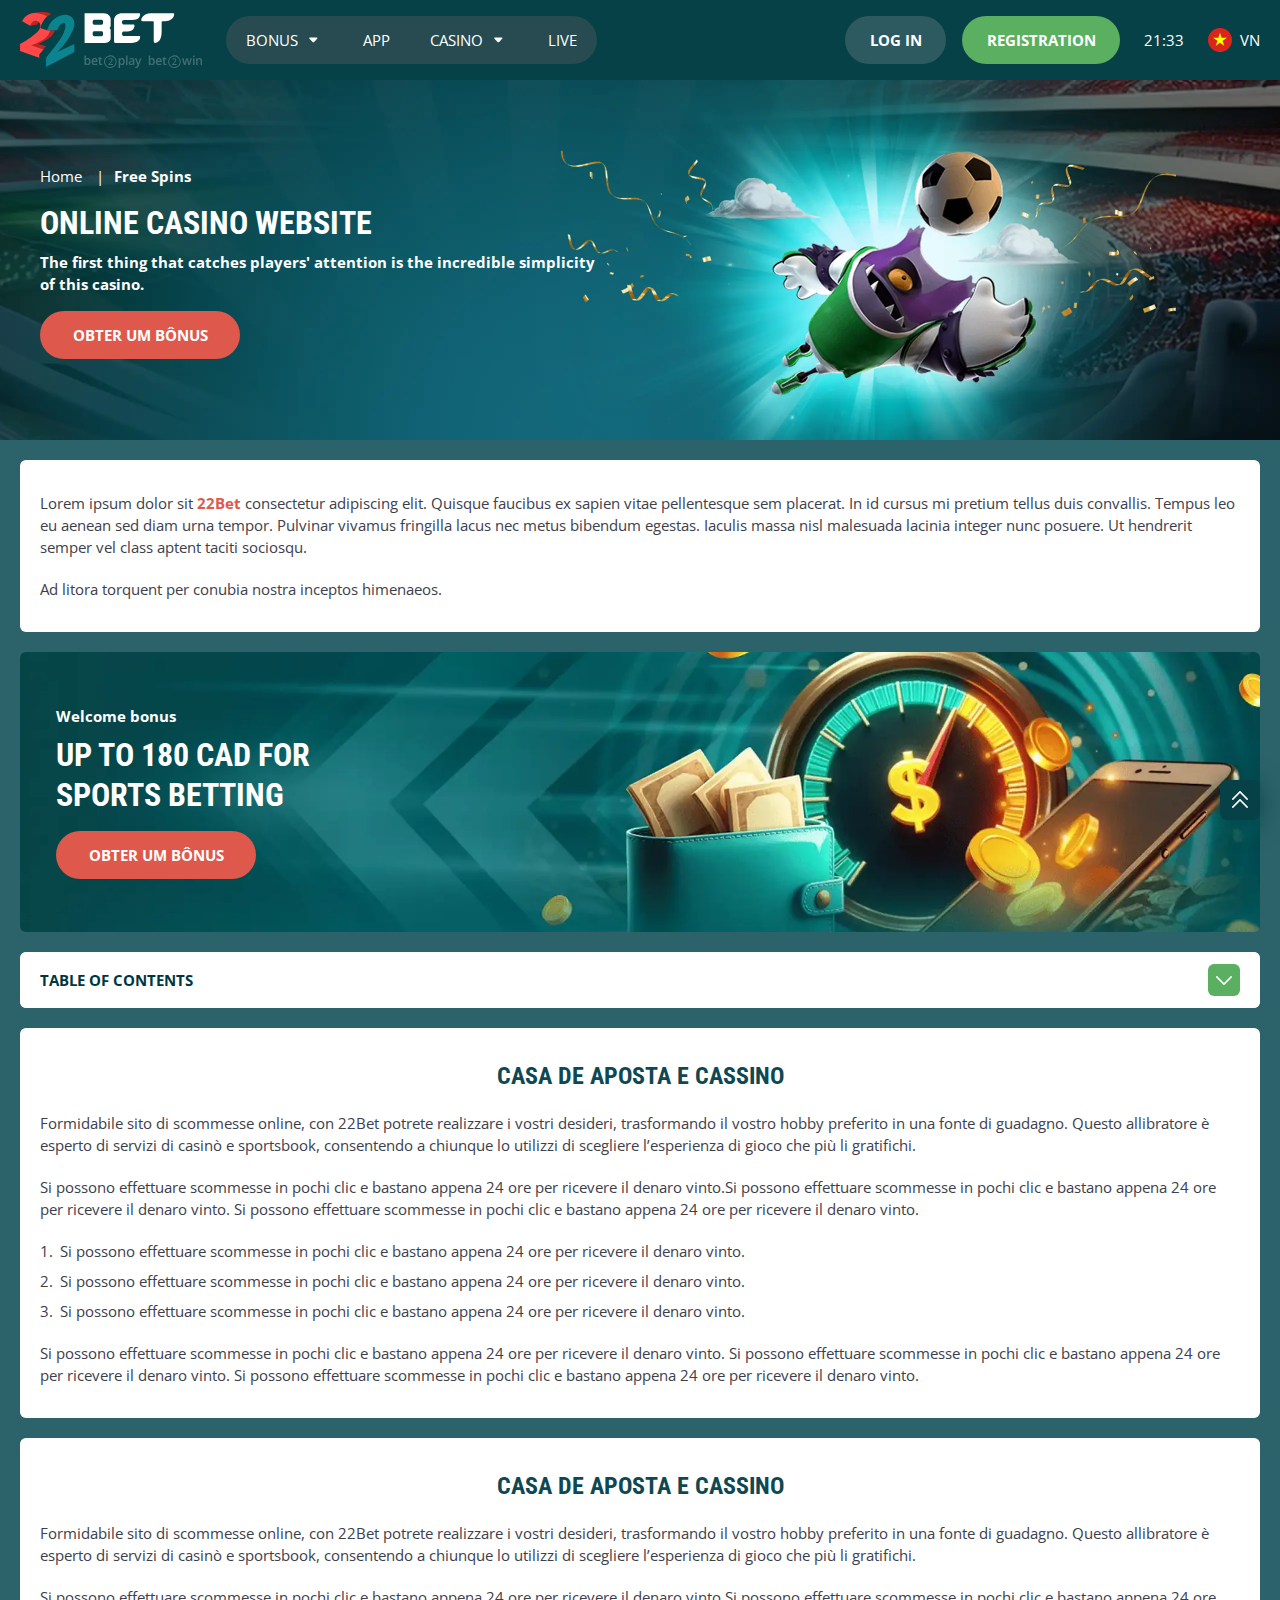
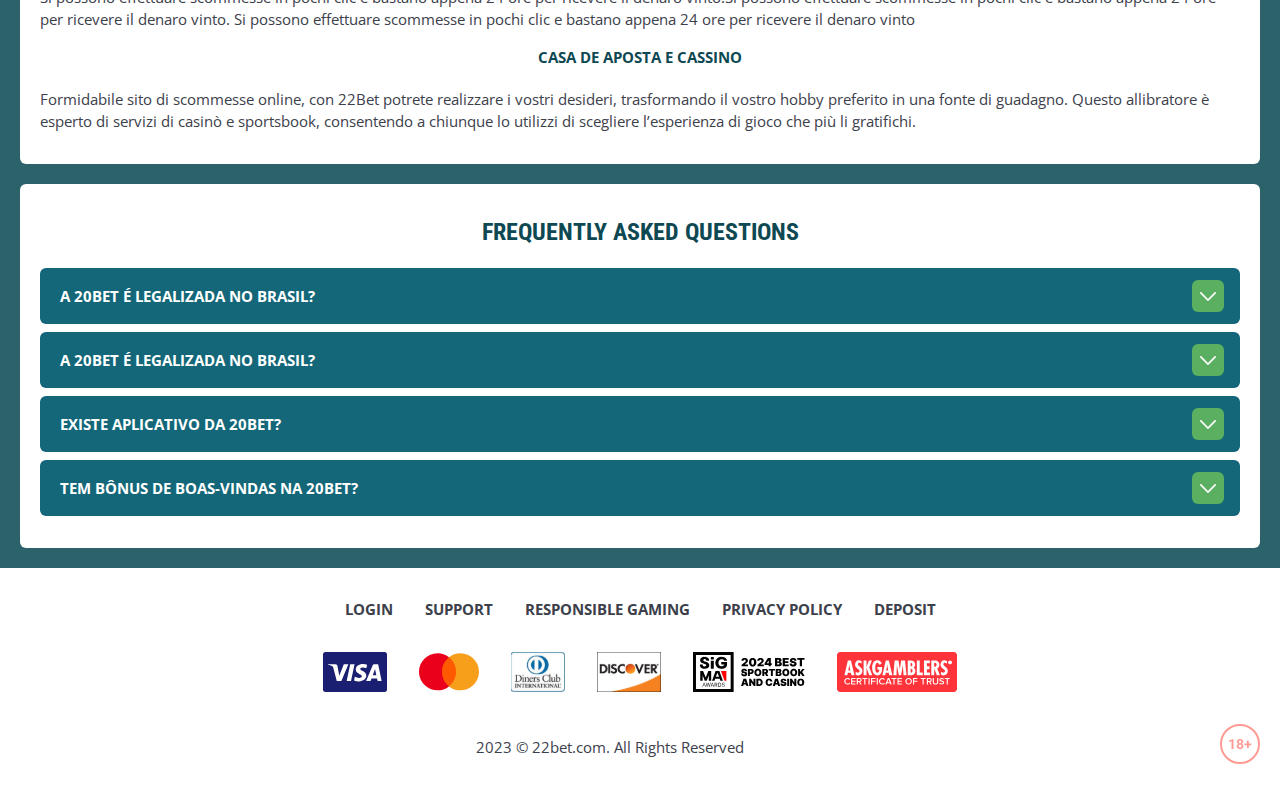
<file: freeSpins.html>
<!DOCTYPE html>
<html lang="vn">
  <head>
    <meta charset="UTF-8" />
   
    <meta name="viewport" content="width=device-width, initial-scale=1.0" />
    <title>22Bet </title>
    <meta name="description" content />
    <meta property="og:site_name" content />
    <meta property="og:title" content />
    <meta property="og:type" content="website" />
    <meta property="og:url" content />
    <meta property="og:image" content />
    <meta property="og:image:alt" content />
    <meta property="og:locale" content="vn" />
    <meta property="og:description" content />
    <link rel="preconnect" href="https://fonts.googleapis.com" />
    <link rel="preconnect" href="https://fonts.gstatic.com" crossorigin="anonymous" />
   <link href="https://fonts.googleapis.com/css2?family=Open+Sans:ital,wght@0,300..800;1,300..800&display=swap" rel="stylesheet">
<link href="https://fonts.googleapis.com/css?family=Roboto+Condensed&display=swap" rel="stylesheet">

   <link rel="stylesheet" href="./css/reset.css" />
    <link rel="stylesheet" href="./css/main.css" />
    <link rel="stylesheet" href="./css/media.css"/>
    <link rel="icon" href="./images/Group.png" type="image/x-icon"/>
    <script
    src="https://code.jquery.com/jquery-3.6.1.min.js"
    integrity="sha256-o88AwQnZB+VDvE9tvIXrMQaPlFFSUTR+nldQm1LuPXQ="
    crossorigin="anonymous"
  ></script>
  </head>
  <body>
    <header class="header">
      <section class="content header__content">
        <a href="./index.html" class="logo header__logo"
          ><img src="./images/logo.svg" alt="logo" title
        /></a>
        <button class="header__btn-menu" >
          <svg width="16px" height="16px" viewBox="0 0 16 16" xmlns="http://www.w3.org/2000/svg">
              <rect y="0" width="16" height="3" rx="1.5"></rect>
              <rect y="6.5" width="16" height="3" rx="1.5"></rect>
              <rect y="13" width="16" height="3" rx="1.5"></rect>
            </svg>
        </button>

          <nav class="menu header__menu">
            <ul class="header__menu-list">
                
              <li class="">
              <div class="header__menu-wrapper">
                <div class="js-button-expander js-button-expander--menu" >
                <a href="./bonus.html" >
                <span>Bonus</span>
              </a>
              </div>
              <div class="header__menu-wrap js-expand-content js-expand-content--menu">
                <ul >
                  <li>
                    <a href="./freeSpins.html">
                    <span>Free Spins</span>
                  </a></li>
                  <li><a href="./promoCode.html">
                    <span>Promo Code</span>
                  </a>
                </li>
                  <li><a href="./welcomeBonus.html">
                    <span>Welcome Bonus</span>
                  </a>
                </li>
                <li><a href="./vip.html">
                    <span>VIP</span>
                  </a>
                </li>
                </ul>
              </div>
              </div>
               <a href="./bonus.html" class="header__menu-item">
                <span>Bonus</span>
              </a>
            </li>
              <li>
                <a href="./app.html">
                 App
                </a>
              </li>
              
              <li class="">
              <div class="header__menu-wrapper">
                <div class="js-button-expander js-button-expander--menu" >
                <a href="./casino.html" >
                <span> Casino</span>
              </a>
              </div>
              <div class="header__menu-wrap js-expand-content js-expand-content--menu">
                <ul >
                  <li>
                    <a href="./slots.html">
                    <span>Slots</span>
                  </a></li>
                 
                </ul>
              </div>
              </div>
               <a href="./casino.html" class="header__menu-item">
                <span>Casino</span>
              </a>
            </li>
               <li>
                <a href="./live.html">
               Live
                </a>
              </li>
              <li>
                    <a href="./freeSpins.html">
                    <span>Free Spins</span>
                  </a></li>
                  <li><a href="./promoCode.html">
                    <span>Promo Code</span>
                  </a>
                </li>
                  <li><a href="./welcomeBonus.html">
                    <span>Welcome Bonus</span>
                  </a>
                </li>
                <li><a href="./vip.html">
                    <span>VIP</span>
                  </a>
                </li>
             <li>
                    <a href="./slots.html">
                    <span>Slots</span>
                  </a></li>
             
             
            </ul>
            <div class="header__button header__button-menu " >
              <a href="#" class="button  button__login-menu">log in</a>
              <a href="#" class="button button__menu">registration</a>
            </div>
           
          </nav>
            <a href="#" class="button button__login">log in</a>
            <a href="#" class="button button__singup">registration</a>
            <div id="clock" class="header__time">00:00</div>
            <a href="" class="header__flag">
                <span><img src="./images/flag.png" alt="flag" title /></span>
                <span>vn</span>
              </a>
      </section>
    </header>
     <main class="main home main-page">
        <section class=" hero hero__page">
           
            <div class="background background-page">
              <img src="./images/layout-images/bg-freeSpin.webp" alt="hero" title />
              
            </div>
            <div class="hero__wrapper hero__wrapper-page">
              <div class="hero__data hero__data-bonus">
                <ul
                class="breadcrumbs "
                
              >
                <li
                  
                >
                  <a href="#" >
                    <span >Home</span></a
                  >
                 
                </li>
                <li
                  
                >
                  <a href="#" > <span >Free Spins</span></a>
                 
                </li>
              </ul>
                <h1 class="title general hero__title">
                  Online Casino Website
                </h1>
                 <p class="hero__text">The first thing that catches players' attention is the incredible simplicity of this casino.</p>
               
                <a href="#" class="button  hero__button ">Obter um Bônus</a>
               
              </div>
             
            </div>
          </section>
      <section class="main__wrap main__wrap-page">
       
       <section class="content__wrapper content__wrapper-page">

         
        
       
          <section class="content article">
            <p>
             Lorem ipsum dolor sit <a href="#">22Bet</a> consectetur adipiscing elit. Quisque faucibus ex sapien vitae pellentesque sem placerat. In id cursus mi pretium tellus duis convallis. Tempus leo eu aenean sed diam urna tempor. Pulvinar vivamus fringilla lacus nec metus bibendum egestas. Iaculis massa nisl malesuada lacinia integer nunc posuere. Ut hendrerit semper vel class aptent taciti sociosqu.
            </p>
            <p>
             Ad litora torquent per conubia nostra inceptos himenaeos.
            </p>
          </section>
         
             
             <section class="content banner">
            <div class="background banner__background">
              
              <img src="./images/layout-images/banner-freeSpin.webp" alt="banner" title />
              
            </div>
            <div class="banner__info">
              <p class="banner__subtitle">Welcome bonus</p>
              <h2 class="title high banner__title-main">
                  
               up to 180 CAD
for sports betting
              </h2>
            
              <a href="#" class="button banner__button">Obter um Bônus</a>
            </div>
          </section>
        
              <section class="content menu-review__content">
              

            
                <div class="menu__review-desk menu__review-content">Table of Contents</div>
                <ul class="menu__review menu__review-list">
                  <li><a href="#">Casa de Aposta e Cassino</a></li>
                    <li><a href="#">Casa de Aposta e Cassino</a></li>
                      <li><a href="#">Casa de Aposta e Cassino</a></li>
                        <li><a href="#">Casa de Aposta e Cassino</a></li>
                          <li><a href="#">Frequently Asked Questions</a></li>
                 
                </ul>
             
          
          </section>
          
        
          <section class="content article">
            <h2 class="title high article__title">Casa de Aposta e Cassino</h2>
             
            <p>
             Formidabile sito di scommesse online, con 22Bet potrete realizzare i vostri desideri, trasformando il vostro hobby preferito in una fonte di guadagno. Questo allibratore è esperto di servizi di casinò e sportsbook, consentendo a chiunque lo utilizzi di scegliere l’esperienza di gioco che più li gratifichi.
            </p>
            <p>
             Si possono effettuare scommesse in pochi clic e bastano appena 24 ore per ricevere il denaro vinto.Si possono effettuare scommesse in pochi clic e bastano appena 24 ore per ricevere il denaro vinto. Si possono effettuare scommesse in pochi clic e bastano appena 24 ore per ricevere il denaro vinto.
            </p>
           <ol>
              <li>Si possono effettuare scommesse in pochi clic e bastano appena 24 ore per ricevere il denaro vinto.</li>
              <li>Si possono effettuare scommesse in pochi clic e bastano appena 24 ore per ricevere il denaro vinto.</li>
              <li>Si possono effettuare scommesse in pochi clic e bastano appena 24 ore per ricevere il denaro vinto.</li>
            </ol>
            <p>Si possono effettuare scommesse in pochi clic e bastano appena 24 ore per ricevere il denaro vinto. Si possono effettuare scommesse in pochi clic e bastano appena 24 ore per ricevere il denaro vinto. Si possono effettuare scommesse in pochi clic e bastano appena 24 ore per ricevere il denaro vinto.</p>
          </section>
         
         
           <section class="content article">
            <h2 class="title high article__title">Casa de Aposta e Cassino</h2>
            <p>Formidabile sito di scommesse online, con 22Bet potrete realizzare i vostri desideri, trasformando il vostro hobby preferito in una fonte di guadagno. Questo allibratore è esperto di servizi di casinò e sportsbook, consentendo a chiunque lo utilizzi di scegliere l’esperienza di gioco che più li gratifichi.</p>
            <p>Si possono effettuare scommesse in pochi clic e bastano appena 24 ore per ricevere il denaro vinto.Si possono effettuare scommesse in pochi clic e bastano appena 24 ore per ricevere il denaro vinto. Si possono effettuare scommesse in pochi clic e bastano appena 24 ore per ricevere il denaro vinto</p>
            <h3>Casa de Aposta e Cassino</h3>
            <p>Formidabile sito di scommesse online, con 22Bet potrete realizzare i vostri desideri, trasformando il vostro hobby preferito in una fonte di guadagno. Questo allibratore è esperto di servizi di casinò e sportsbook, consentendo a chiunque lo utilizzi di scegliere l’esperienza di gioco che più li gratifichi.</p>
           </section>

          <section class="content faq">
            <h2 class="title high faq__title">Frequently Asked Questions</h2>
            <ul class="faq__list " >
              <li class="faq__item"  >
                <h3 class="title medium faq__subtitle js-button-expander js-button-expander--faq"  >A 20Bet é legalizada no Brasil?
                 </h3>
                <div  class="faq__answer js-expand-content js-expand-content--faq" >
                  <p  >
                    Sim, a casa de apostas tem licença emitida por Curaçao, que é reconhecida no Brasil e a permite atuar por aqui.
                  </p>
                </div>
              </li>
              <li class="faq__item"  >
                <h3 class="title medium faq__subtitle js-button-expander js-button-expander--faq"  >A 20Bet é legalizada no Brasil?</h3>
                <div class="faq__answer js-expand-content js-expand-content--faq" >
                  <p  >
                    Sim, a casa de apostas tem licença emitida por Curaçao, que é reconhecida no Brasil e a permite atuar por aqui.
                  </p>
                </div>
              </li> 
              <li class="faq__item"  >
                <h3 class="title medium faq__subtitle js-button-expander js-button-expander--faq"  >Existe aplicativo da 20Bet?</h3>
                <div class="faq__answer js-expand-content js-expand-content--faq" >
                  <p  >
                   Sim, disponível para sistemas operacionais iOS e Android.
                  </p>
                </div>
              </li> 
              <li class="faq__item"  >
                <h3 class="title medium faq__subtitle js-button-expander js-button-expander--faq"  >Tem bônus de boas-vindas na 20Bet?</h3>
                <div class="faq__answer js-expand-content js-expand-content--faq" >
                  <p  >
                   O pacote especial para novos usuários da 20Bet paga 100% sobre o primeiro depósito, com limite de 600 BRL.
                  </p>
                </div>
              </li> 
             
            </ul>
          </section>
          
        </section> 
      
        <div class=""  onclick="scrollToTop()">
          <button class="main__arrow" id="scrollToTopBtn"></button>
        </div> 
        
      </section>
    </main> 
    <footer class=" footer ">
      <section class="content footer__content">
        <ul class="footer__menu">
         <li><a href="./login.html">Login</a></li>
         <li><a href="./support.html">Support</a></li>
         <li><a href="./responsible.html">Responsible Gaming</a></li>
         <li><a href="./policy.html">Privacy Policy</a></li>
         <li><a href="./deposit.html">Deposit</a></li>
        </ul>
       
          <ul class="footer__cards-list">
           
            <li>
              <a href="#"
                ><img src="./images/visa.svg" alt="cardvisa" title
              /></a>
            </li>
            <li>
              <a href="#"
                ><img
                  src="./images/mastercard.svg"
                  alt="mastercard"
                  title
              /></a>
            </li>
            <li>
                <a href="#"
                  ><img src="./images/diners.svg" alt="diners" title
                /></a>
              </li>
              <li>
                <a href="#"
                  ><img src="./images/discover.svg" alt="discover" title
                /></a>
              </li>
              <li>
                <a href="#"
                  ><img src="./images/sigma.svg" alt="sigma" title
                /></a>
              </li>
              <li>
                <a href="#"
                  ><img src="./images/ask.svg" alt="ask" title
                /></a>
              </li>
            
          </ul>
       
        <div class="footer__wrapp">
          <div class="footer__text">
           
            <p>2023 &copy; 22bet.com. All Rights Reserved
</p>
           
          </div>
          <div class="footer__age">
            <img src="./images/age.svg" alt="age" title />
          </div>
        </div>
      
      </section>
    </footer>
    <script src="./js/arrowUp.js" defer></script>
    <script src="./js/sidebar.js" defer></script>
    <script src="./js/expander.js" defer></script>
    <script src="./js/mobile-menu.js" defer></script>
    <script src="./js/clock.js" defer></script>
  </body>
</html>
</file>
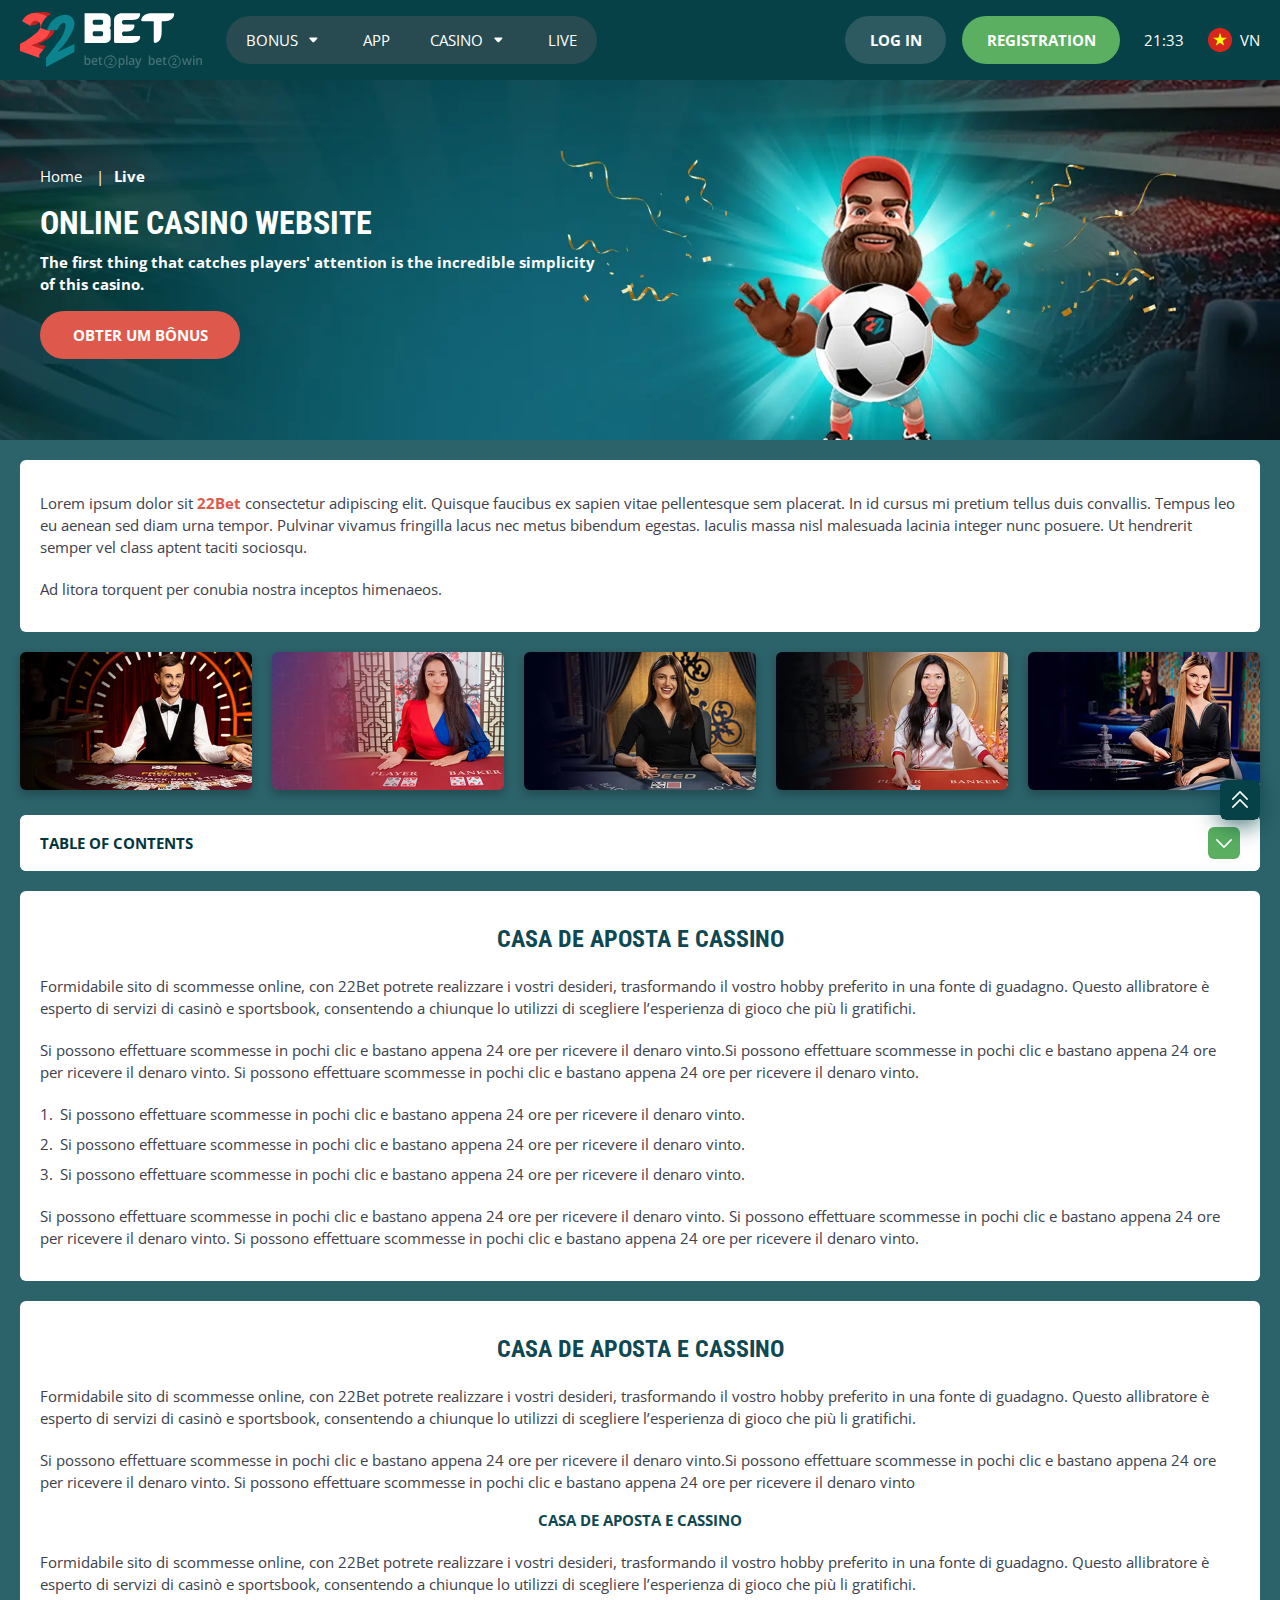
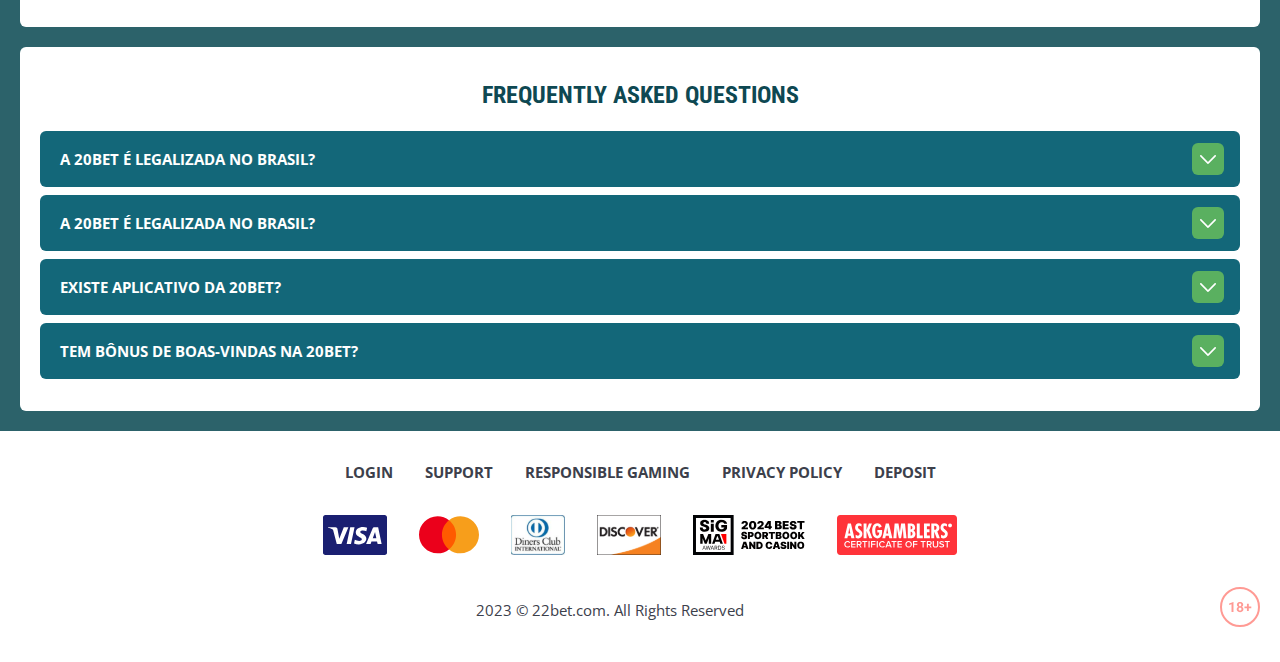
<file: live.html>
<!DOCTYPE html>
<html lang="vn">
  <head>
    <meta charset="UTF-8" />
   
    <meta name="viewport" content="width=device-width, initial-scale=1.0" />
    <title>22Bet </title>
    <meta name="description" content />
    <meta property="og:site_name" content />
    <meta property="og:title" content />
    <meta property="og:type" content="website" />
    <meta property="og:url" content />
    <meta property="og:image" content />
    <meta property="og:image:alt" content />
    <meta property="og:locale" content="vn" />
    <meta property="og:description" content />
    <link rel="preconnect" href="https://fonts.googleapis.com" />
    <link rel="preconnect" href="https://fonts.gstatic.com" crossorigin="anonymous" />
   <link href="https://fonts.googleapis.com/css2?family=Open+Sans:ital,wght@0,300..800;1,300..800&display=swap" rel="stylesheet">
<link href="https://fonts.googleapis.com/css?family=Roboto+Condensed&display=swap" rel="stylesheet">

   <link rel="stylesheet" href="./css/reset.css" />
    <link rel="stylesheet" href="./css/main.css" />
    <link rel="stylesheet" href="./css/media.css"/>
    <link rel="icon" href="./images/Group.png" type="image/x-icon"/>
    <script
    src="https://code.jquery.com/jquery-3.6.1.min.js"
    integrity="sha256-o88AwQnZB+VDvE9tvIXrMQaPlFFSUTR+nldQm1LuPXQ="
    crossorigin="anonymous"
  ></script>
  </head>
  <body>
    <header class="header">
      <section class="content header__content">
        <a href="./index.html" class="logo header__logo"
          ><img src="./images/logo.svg" alt="logo" title
        /></a>
        <button class="header__btn-menu" >
          <svg width="16px" height="16px" viewBox="0 0 16 16" xmlns="http://www.w3.org/2000/svg">
              <rect y="0" width="16" height="3" rx="1.5"></rect>
              <rect y="6.5" width="16" height="3" rx="1.5"></rect>
              <rect y="13" width="16" height="3" rx="1.5"></rect>
            </svg>
        </button>

          <nav class="menu header__menu">
            <ul class="header__menu-list">
                
              <li class="">
              <div class="header__menu-wrapper">
                <div class="js-button-expander js-button-expander--menu" >
                <a href="./bonus.html" >
                <span>Bonus</span>
              </a>
              </div>
              <div class="header__menu-wrap js-expand-content js-expand-content--menu">
                <ul >
                  <li>
                    <a href="./freeSpins.html">
                    <span>Free Spins</span>
                  </a></li>
                  <li><a href="./promoCode.html">
                    <span>Promo Code</span>
                  </a>
                </li>
                  <li><a href="./welcomeBonus.html">
                    <span>Welcome Bonus</span>
                  </a>
                </li>
                <li><a href="./vip.html">
                    <span>VIP</span>
                  </a>
                </li>
                </ul>
              </div>
              </div>
               <a href="./bonus.html" class="header__menu-item">
                <span>Bonus</span>
              </a>
            </li>
              <li>
                <a href="./app.html">
                 App
                </a>
              </li>
              
              <li class="">
              <div class="header__menu-wrapper">
                <div class="js-button-expander js-button-expander--menu" >
                <a href="./casino.html" >
                <span> Casino</span>
              </a>
              </div>
              <div class="header__menu-wrap js-expand-content js-expand-content--menu">
                <ul >
                  <li>
                    <a href="./slots.html">
                    <span>Slots</span>
                  </a></li>
                 
                </ul>
              </div>
              </div>
               <a href="./casino.html" class="header__menu-item">
                <span>Casino</span>
              </a>
            </li>
               <li>
                <a href="./live.html">
               Live
                </a>
              </li>
              <li>
                    <a href="./freeSpins.html">
                    <span>Free Spins</span>
                  </a></li>
                  <li><a href="./promoCode.html">
                    <span>Promo Code</span>
                  </a>
                </li>
                  <li><a href="./welcomeBonus.html">
                    <span>Welcome Bonus</span>
                  </a>
                </li>
                <li><a href="./vip.html">
                    <span>VIP</span>
                  </a>
                </li>
             <li>
                    <a href="./slots.html">
                    <span>Slots</span>
                  </a></li>
             
             
            </ul>
            <div class="header__button header__button-menu " >
              <a href="#" class="button  button__login-menu">log in</a>
              <a href="#" class="button button__menu">registration</a>
            </div>
           
          </nav>
            <a href="#" class="button button__login">log in</a>
            <a href="#" class="button button__singup">registration</a>
            <div id="clock" class="header__time">00:00</div>
            <a href="" class="header__flag">
                <span><img src="./images/flag.png" alt="flag" title /></span>
                <span>vn</span>
              </a>
      </section>
    </header>
     <main class="main home main-page">
        <section class=" hero hero__page">
           
            <div class="background background-page">
              <img src="./images/live/bg-live.webp" alt="hero" title />
              
            </div>
            <div class="hero__wrapper hero__wrapper-page">
              <div class="hero__data hero__data-bonus">
                <ul
                class="breadcrumbs "
                
              >
                <li
                  
                >
                  <a href="#" >
                    <span >Home</span></a
                  >
                 
                </li>
                <li
                  
                >
                  <a href="#" > <span >Live</span></a>
                 
                </li>
              </ul>
                <h1 class="title general hero__title">
                  Online Casino Website
                </h1>
                 <p class="hero__text">The first thing that catches players' attention is the incredible simplicity of this casino.</p>
               
                <a href="#" class="button  hero__button ">Obter um Bônus</a>
               
              </div>
             
            </div>
          </section>
      <section class="main__wrap main__wrap-page">
       
       <section class="content__wrapper content__wrapper-page">

         
        
       
          <section class="content article">
            <p>
             Lorem ipsum dolor sit <a href="#">22Bet</a> consectetur adipiscing elit. Quisque faucibus ex sapien vitae pellentesque sem placerat. In id cursus mi pretium tellus duis convallis. Tempus leo eu aenean sed diam urna tempor. Pulvinar vivamus fringilla lacus nec metus bibendum egestas. Iaculis massa nisl malesuada lacinia integer nunc posuere. Ut hendrerit semper vel class aptent taciti sociosqu.
            </p>
            <p>
             Ad litora torquent per conubia nostra inceptos himenaeos.
            </p>
          </section>
               <section class="content casino">
           
              <ul class="casino__list">
                <li class="casino__item">
                    <div class="casino__wrapper">
                      <img class="casino__img" src="./images/live/card-live1.webp" alt="" title>
                    <div class="casino__hover casino__hover-live">
                        
                        <div class="casino-box">
                            
                        <a href="#" class="button  casino__buttons">Play now</a>
                        </div>
                    </div>
                    </div>
                    
                </li>
                <li class="casino__item">
                  <div class="casino__wrapper">
                    <img class="casino__img" src="./images/live/card-live2.webp" alt="" title>
                <div class="casino__hover casino__hover-live">
                      
                        <div class="casino-box">
                            
                        <a href="#" class="button  casino__buttons">Play now</a>
                        </div>
                    </div>
                  </div>
                 
              </li>
              <li class="casino__item">
                <div class="casino__wrapper">
                  <img class="casino__img" src="./images/live/card-live3.webp" alt="" title>
               <div class="casino__hover casino__hover-live">
                        
                        <div class="casino-box">
                            
                        <a href="#" class="button  casino__buttons">Play now</a>
                        </div>
                    </div>
               
            </li>
             <li class="casino__item">
                <div class="casino__wrapper">
                  <img class="casino__img" src="./images/live/card-live4.webp" alt="" title>
               <div class="casino__hover casino__hover-live">
                        
                        <div class="casino-box">
                            
                        <a href="#" class="button  casino__buttons">Play now</a>
                        </div>
                    </div>
               
            </li>
             <li class="casino__item">
                <div class="casino__wrapper">
                  <img class="casino__img" src="./images/live/card-live5.webp" alt="" title>
               <div class="casino__hover casino__hover-live">
                        
                        <div class="casino-box">
                            
                        <a href="#" class="button  casino__buttons">Play now</a>
                        </div>
                    </div>
               
            </li>
           
    
      

              </ul>
         </section>
             
        
        
              <section class="content menu-review__content">
              

            
                <div class="menu__review-desk menu__review-content">Table of Contents</div>
                <ul class="menu__review menu__review-list">
                  <li><a href="#">Casa de Aposta e Cassino</a></li>
                    <li><a href="#">Casa de Aposta e Cassino</a></li>
                      <li><a href="#">Casa de Aposta e Cassino</a></li>
                        <li><a href="#">Casa de Aposta e Cassino</a></li>
                          <li><a href="#">Frequently Asked Questions</a></li>
                 
                </ul>
             
          
          </section>
          
        
          <section class="content article">
            <h2 class="title high article__title">Casa de Aposta e Cassino</h2>
             
            <p>
             Formidabile sito di scommesse online, con 22Bet potrete realizzare i vostri desideri, trasformando il vostro hobby preferito in una fonte di guadagno. Questo allibratore è esperto di servizi di casinò e sportsbook, consentendo a chiunque lo utilizzi di scegliere l’esperienza di gioco che più li gratifichi.
            </p>
            <p>
             Si possono effettuare scommesse in pochi clic e bastano appena 24 ore per ricevere il denaro vinto.Si possono effettuare scommesse in pochi clic e bastano appena 24 ore per ricevere il denaro vinto. Si possono effettuare scommesse in pochi clic e bastano appena 24 ore per ricevere il denaro vinto.
            </p>
           <ol>
              <li>Si possono effettuare scommesse in pochi clic e bastano appena 24 ore per ricevere il denaro vinto.</li>
              <li>Si possono effettuare scommesse in pochi clic e bastano appena 24 ore per ricevere il denaro vinto.</li>
              <li>Si possono effettuare scommesse in pochi clic e bastano appena 24 ore per ricevere il denaro vinto.</li>
            </ol>
            <p>Si possono effettuare scommesse in pochi clic e bastano appena 24 ore per ricevere il denaro vinto. Si possono effettuare scommesse in pochi clic e bastano appena 24 ore per ricevere il denaro vinto. Si possono effettuare scommesse in pochi clic e bastano appena 24 ore per ricevere il denaro vinto.</p>
          </section>
         
         
           <section class="content article">
            <h2 class="title high article__title">Casa de Aposta e Cassino</h2>
            <p>Formidabile sito di scommesse online, con 22Bet potrete realizzare i vostri desideri, trasformando il vostro hobby preferito in una fonte di guadagno. Questo allibratore è esperto di servizi di casinò e sportsbook, consentendo a chiunque lo utilizzi di scegliere l’esperienza di gioco che più li gratifichi.</p>
            <p>Si possono effettuare scommesse in pochi clic e bastano appena 24 ore per ricevere il denaro vinto.Si possono effettuare scommesse in pochi clic e bastano appena 24 ore per ricevere il denaro vinto. Si possono effettuare scommesse in pochi clic e bastano appena 24 ore per ricevere il denaro vinto</p>
            <h3>Casa de Aposta e Cassino</h3>
            <p>Formidabile sito di scommesse online, con 22Bet potrete realizzare i vostri desideri, trasformando il vostro hobby preferito in una fonte di guadagno. Questo allibratore è esperto di servizi di casinò e sportsbook, consentendo a chiunque lo utilizzi di scegliere l’esperienza di gioco che più li gratifichi.</p>
           </section>

          <section class="content faq">
            <h2 class="title high faq__title">Frequently Asked Questions</h2>
            <ul class="faq__list " >
              <li class="faq__item"  >
                <h3 class="title medium faq__subtitle js-button-expander js-button-expander--faq"  >A 20Bet é legalizada no Brasil?
                 </h3>
                <div  class="faq__answer js-expand-content js-expand-content--faq" >
                  <p  >
                    Sim, a casa de apostas tem licença emitida por Curaçao, que é reconhecida no Brasil e a permite atuar por aqui.
                  </p>
                </div>
              </li>
              <li class="faq__item"  >
                <h3 class="title medium faq__subtitle js-button-expander js-button-expander--faq"  >A 20Bet é legalizada no Brasil?</h3>
                <div class="faq__answer js-expand-content js-expand-content--faq" >
                  <p  >
                    Sim, a casa de apostas tem licença emitida por Curaçao, que é reconhecida no Brasil e a permite atuar por aqui.
                  </p>
                </div>
              </li> 
              <li class="faq__item"  >
                <h3 class="title medium faq__subtitle js-button-expander js-button-expander--faq"  >Existe aplicativo da 20Bet?</h3>
                <div class="faq__answer js-expand-content js-expand-content--faq" >
                  <p  >
                   Sim, disponível para sistemas operacionais iOS e Android.
                  </p>
                </div>
              </li> 
              <li class="faq__item"  >
                <h3 class="title medium faq__subtitle js-button-expander js-button-expander--faq"  >Tem bônus de boas-vindas na 20Bet?</h3>
                <div class="faq__answer js-expand-content js-expand-content--faq" >
                  <p  >
                   O pacote especial para novos usuários da 20Bet paga 100% sobre o primeiro depósito, com limite de 600 BRL.
                  </p>
                </div>
              </li> 
             
            </ul>
          </section>
          
        </section> 
      
        <div class=""  onclick="scrollToTop()">
          <button class="main__arrow" id="scrollToTopBtn"></button>
        </div> 
        
      </section>
    </main> 
       <footer class=" footer ">
      <section class="content footer__content">
        <ul class="footer__menu">
         <li><a href="./login.html">Login</a></li>
         <li><a href="./support.html">Support</a></li>
         <li><a href="./responsible.html">Responsible Gaming</a></li>
         <li><a href="./policy.html">Privacy Policy</a></li>
         <li><a href="./deposit.html">Deposit</a></li>
        </ul>
       
          <ul class="footer__cards-list">
           
            <li>
              <a href="#"
                ><img src="./images/visa.svg" alt="cardvisa" title
              /></a>
            </li>
            <li>
              <a href="#"
                ><img
                  src="./images/mastercard.svg"
                  alt="mastercard"
                  title
              /></a>
            </li>
            <li>
                <a href="#"
                  ><img src="./images/diners.svg" alt="diners" title
                /></a>
              </li>
              <li>
                <a href="#"
                  ><img src="./images/discover.svg" alt="discover" title
                /></a>
              </li>
              <li>
                <a href="#"
                  ><img src="./images/sigma.svg" alt="sigma" title
                /></a>
              </li>
              <li>
                <a href="#"
                  ><img src="./images/ask.svg" alt="ask" title
                /></a>
              </li>
            
          </ul>
       
        <div class="footer__wrapp">
          <div class="footer__text">
           
            <p>2023 &copy; 22bet.com. All Rights Reserved
</p>
           
          </div>
          <div class="footer__age">
            <img src="./images/age.svg" alt="age" title />
          </div>
        </div>
      
      </section>
    </footer>
    <script src="./js/arrowUp.js" defer></script>
    <script src="./js/sidebar.js" defer></script>
    <script src="./js/expander.js" defer></script>
    <script src="./js/mobile-menu.js" defer></script>
    <script src="./js/clock.js" defer></script>
  </body>
</html>
</file>
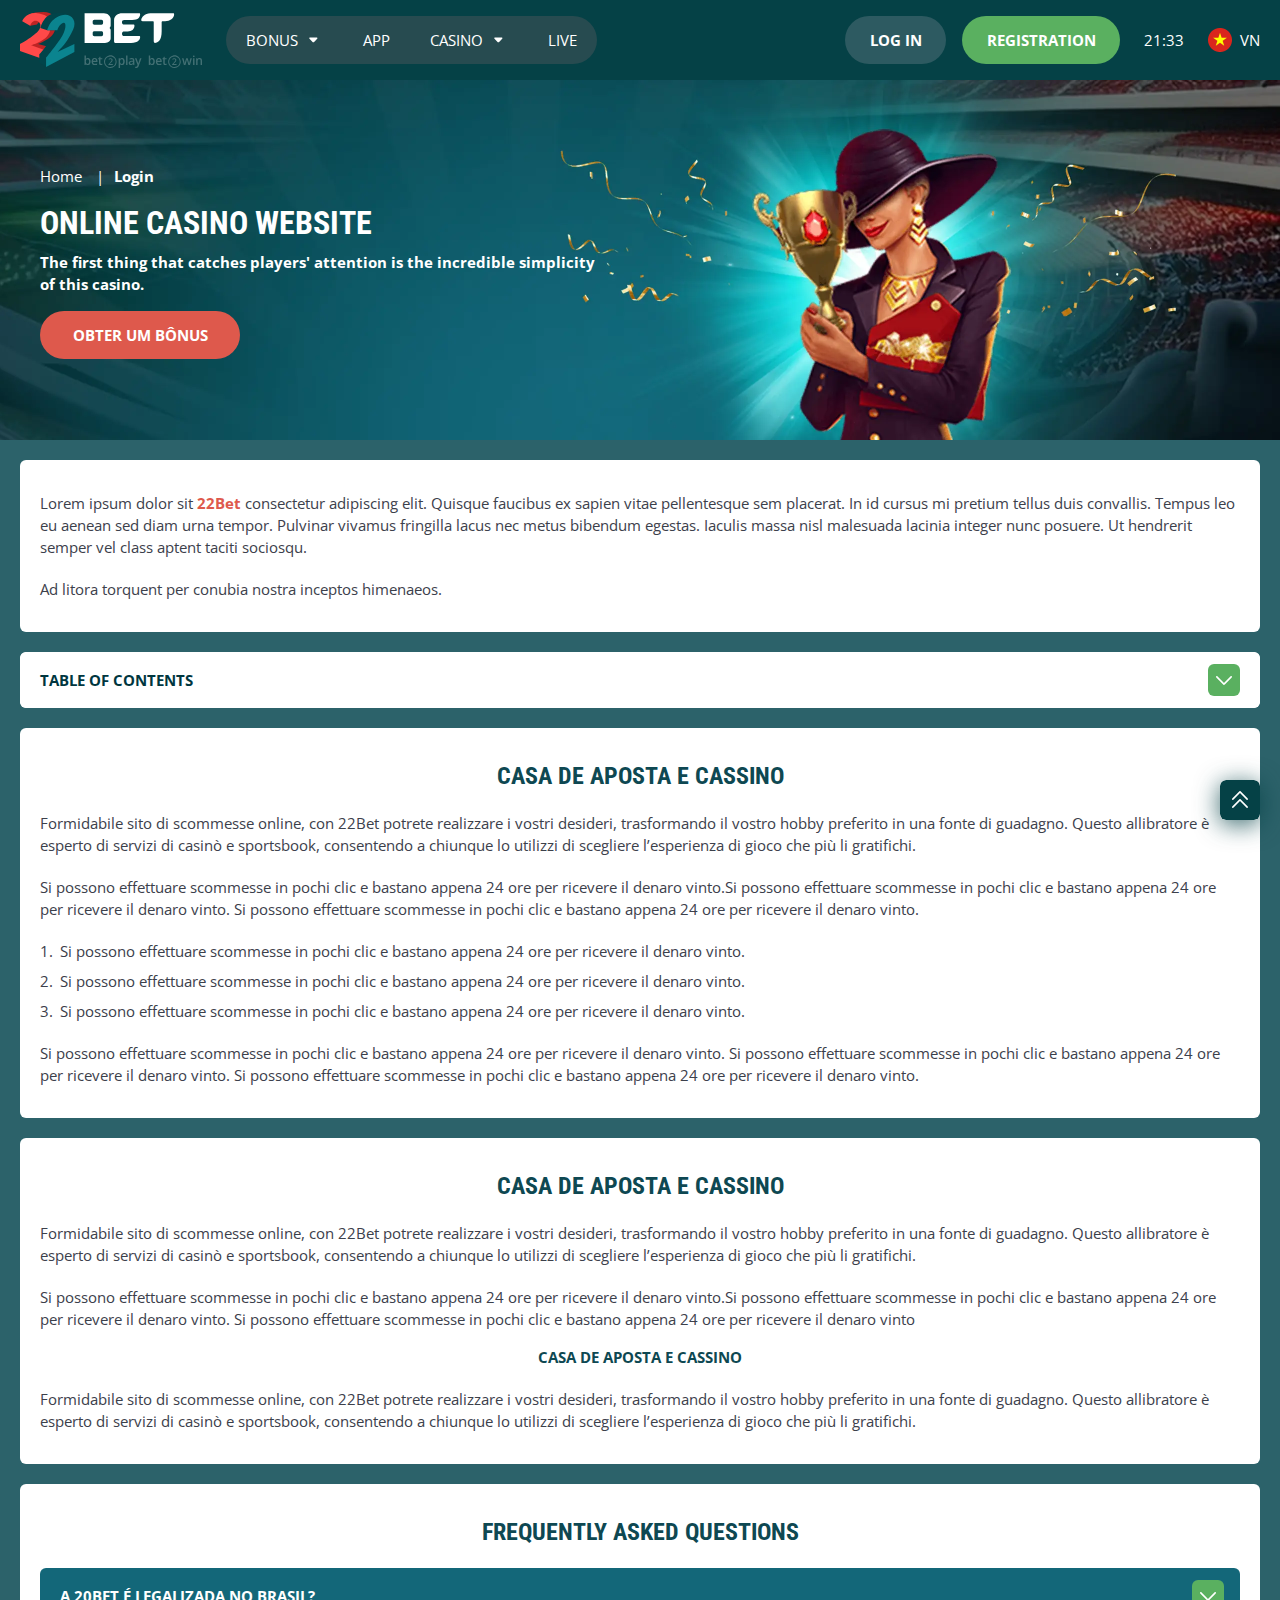
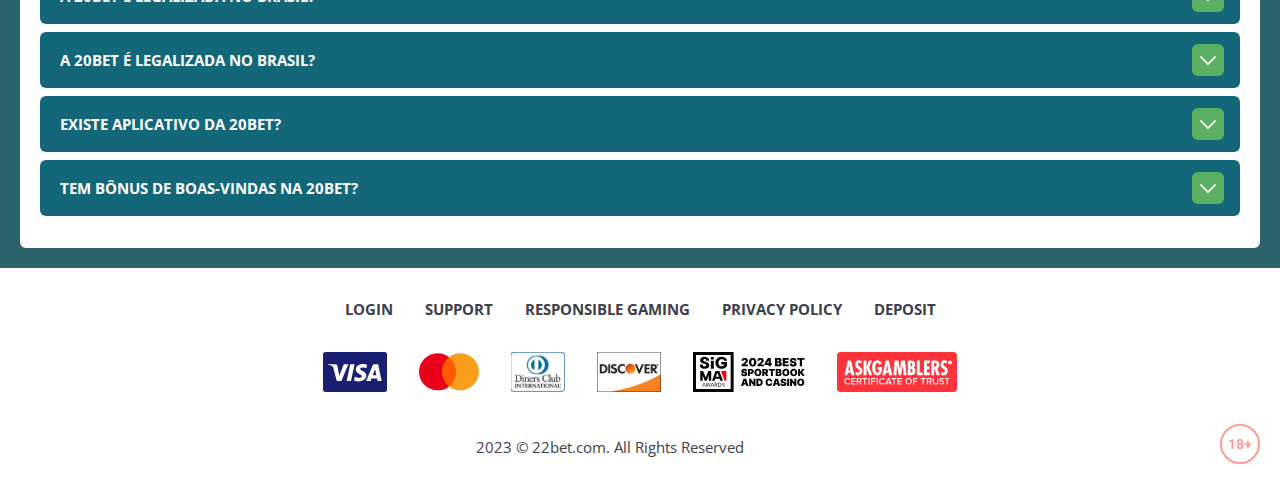
<file: login.html>
<!DOCTYPE html>
<html lang="vn">
  <head>
    <meta charset="UTF-8" />
   
    <meta name="viewport" content="width=device-width, initial-scale=1.0" />
    <title>22Bet </title>
    <meta name="description" content />
    <meta property="og:site_name" content />
    <meta property="og:title" content />
    <meta property="og:type" content="website" />
    <meta property="og:url" content />
    <meta property="og:image" content />
    <meta property="og:image:alt" content />
    <meta property="og:locale" content="vn" />
    <meta property="og:description" content />
    <link rel="preconnect" href="https://fonts.googleapis.com" />
    <link rel="preconnect" href="https://fonts.gstatic.com" crossorigin="anonymous" />
   <link href="https://fonts.googleapis.com/css2?family=Open+Sans:ital,wght@0,300..800;1,300..800&display=swap" rel="stylesheet">
<link href="https://fonts.googleapis.com/css?family=Roboto+Condensed&display=swap" rel="stylesheet">

   <link rel="stylesheet" href="./css/reset.css" />
    <link rel="stylesheet" href="./css/main.css" />
    <link rel="stylesheet" href="./css/media.css"/>
    <link rel="icon" href="./images/Group.png" type="image/x-icon"/>
    <script
    src="https://code.jquery.com/jquery-3.6.1.min.js"
    integrity="sha256-o88AwQnZB+VDvE9tvIXrMQaPlFFSUTR+nldQm1LuPXQ="
    crossorigin="anonymous"
  ></script>
  </head>
  <body>
    <header class="header">
      <section class="content header__content">
        <a href="./index.html" class="logo header__logo"
          ><img src="./images/logo.svg" alt="logo" title
        /></a>
        <button class="header__btn-menu" >
          <svg width="16px" height="16px" viewBox="0 0 16 16" xmlns="http://www.w3.org/2000/svg">
              <rect y="0" width="16" height="3" rx="1.5"></rect>
              <rect y="6.5" width="16" height="3" rx="1.5"></rect>
              <rect y="13" width="16" height="3" rx="1.5"></rect>
            </svg>
        </button>

          <nav class="menu header__menu">
            <ul class="header__menu-list">
                
              <li class="">
              <div class="header__menu-wrapper">
                <div class="js-button-expander js-button-expander--menu" >
                <a href="./bonus.html" >
                <span>Bonus</span>
              </a>
              </div>
              <div class="header__menu-wrap js-expand-content js-expand-content--menu">
                <ul >
                  <li>
                    <a href="./freeSpins.html">
                    <span>Free Spins</span>
                  </a></li>
                  <li><a href="./promoCode.html">
                    <span>Promo Code</span>
                  </a>
                </li>
                  <li><a href="./welcomeBonus.html">
                    <span>Welcome Bonus</span>
                  </a>
                </li>
                <li><a href="./vip.html">
                    <span>VIP</span>
                  </a>
                </li>
                </ul>
              </div>
              </div>
               <a href="./bonus.html" class="header__menu-item">
                <span>Bonus</span>
              </a>
            </li>
              <li>
                <a href="./app.html">
                 App
                </a>
              </li>
              
              <li class="">
              <div class="header__menu-wrapper">
                <div class="js-button-expander js-button-expander--menu" >
                <a href="./casino.html" >
                <span> Casino</span>
              </a>
              </div>
              <div class="header__menu-wrap js-expand-content js-expand-content--menu">
                <ul >
                  <li>
                    <a href="./slots.html">
                    <span>Slots</span>
                  </a></li>
                 
                </ul>
              </div>
              </div>
               <a href="./casino.html" class="header__menu-item">
                <span>Casino</span>
              </a>
            </li>
               <li>
                <a href="./live.html">
               Live
                </a>
              </li>
              <li>
                    <a href="./freeSpins.html">
                    <span>Free Spins</span>
                  </a></li>
                  <li><a href="./promoCode.html">
                    <span>Promo Code</span>
                  </a>
                </li>
                  <li><a href="./welcomeBonus.html">
                    <span>Welcome Bonus</span>
                  </a>
                </li>
                <li><a href="./vip.html">
                    <span>VIP</span>
                  </a>
                </li>
             <li>
                    <a href="./slots.html">
                    <span>Slots</span>
                  </a></li>
             
             
            </ul>
            <div class="header__button header__button-menu " >
              <a href="#" class="button  button__login-menu">log in</a>
              <a href="#" class="button button__menu">registration</a>
            </div>
           
          </nav>
            <a href="#" class="button button__login">log in</a>
            <a href="#" class="button button__singup">registration</a>
            <div id="clock" class="header__time">00:00</div>
            <a href="" class="header__flag">
                <span><img src="./images/flag.png" alt="flag" title /></span>
                <span>vn</span>
              </a>
      </section>
    </header>
     <main class="main home main-page">
        <section class=" hero hero__page">
           
            <div class="background ">
              <img src="./images/layout-images/bg-login.webp" alt="hero" title />
              
            </div>
            <div class="hero__wrapper hero__wrapper-page">
              <div class="hero__data hero__data-bonus">
                <ul
                class="breadcrumbs "
                
              >
                <li
                  
                >
                  <a href="#" >
                    <span >Home</span></a
                  >
                 
                </li>
                <li
                  
                >
                  <a href="#" > <span >Login</span></a>
                 
                </li>
              </ul>
                <h1 class="title general hero__title">
                  Online Casino Website
                </h1>
                 <p class="hero__text">The first thing that catches players' attention is the incredible simplicity of this casino.</p>
               
                <a href="#" class="button  hero__button ">Obter um Bônus</a>
               
              </div>
             
            </div>
          </section>
      <section class="main__wrap main__wrap-page">
       
       <section class="content__wrapper content__wrapper-page">

         
        
       
          <section class="content article">
            <p>
             Lorem ipsum dolor sit <a href="#">22Bet</a> consectetur adipiscing elit. Quisque faucibus ex sapien vitae pellentesque sem placerat. In id cursus mi pretium tellus duis convallis. Tempus leo eu aenean sed diam urna tempor. Pulvinar vivamus fringilla lacus nec metus bibendum egestas. Iaculis massa nisl malesuada lacinia integer nunc posuere. Ut hendrerit semper vel class aptent taciti sociosqu.
            </p>
            <p>
             Ad litora torquent per conubia nostra inceptos himenaeos.
            </p>
          </section>
        
        
              <section class="content menu-review__content">
              

            
                <div class="menu__review-desk menu__review-content">Table of Contents</div>
                <ul class="menu__review menu__review-list">
                  <li><a href="#">Casa de Aposta e Cassino</a></li>
                    <li><a href="#">Casa de Aposta e Cassino</a></li>
                      <li><a href="#">Casa de Aposta e Cassino</a></li>
                        <li><a href="#">Casa de Aposta e Cassino</a></li>
                          <li><a href="#">Frequently Asked Questions</a></li>
                 
                </ul>
             
          
          </section>
          
        
          <section class="content article">
            <h2 class="title high article__title">Casa de Aposta e Cassino</h2>
             
            <p>
             Formidabile sito di scommesse online, con 22Bet potrete realizzare i vostri desideri, trasformando il vostro hobby preferito in una fonte di guadagno. Questo allibratore è esperto di servizi di casinò e sportsbook, consentendo a chiunque lo utilizzi di scegliere l’esperienza di gioco che più li gratifichi.
            </p>
            <p>
             Si possono effettuare scommesse in pochi clic e bastano appena 24 ore per ricevere il denaro vinto.Si possono effettuare scommesse in pochi clic e bastano appena 24 ore per ricevere il denaro vinto. Si possono effettuare scommesse in pochi clic e bastano appena 24 ore per ricevere il denaro vinto.
            </p>
           <ol>
              <li>Si possono effettuare scommesse in pochi clic e bastano appena 24 ore per ricevere il denaro vinto.</li>
              <li>Si possono effettuare scommesse in pochi clic e bastano appena 24 ore per ricevere il denaro vinto.</li>
              <li>Si possono effettuare scommesse in pochi clic e bastano appena 24 ore per ricevere il denaro vinto.</li>
            </ol>
            <p>Si possono effettuare scommesse in pochi clic e bastano appena 24 ore per ricevere il denaro vinto. Si possono effettuare scommesse in pochi clic e bastano appena 24 ore per ricevere il denaro vinto. Si possono effettuare scommesse in pochi clic e bastano appena 24 ore per ricevere il denaro vinto.</p>
          </section>
         
         
           <section class="content article">
            <h2 class="title high article__title">Casa de Aposta e Cassino</h2>
            <p>Formidabile sito di scommesse online, con 22Bet potrete realizzare i vostri desideri, trasformando il vostro hobby preferito in una fonte di guadagno. Questo allibratore è esperto di servizi di casinò e sportsbook, consentendo a chiunque lo utilizzi di scegliere l’esperienza di gioco che più li gratifichi.</p>
            <p>Si possono effettuare scommesse in pochi clic e bastano appena 24 ore per ricevere il denaro vinto.Si possono effettuare scommesse in pochi clic e bastano appena 24 ore per ricevere il denaro vinto. Si possono effettuare scommesse in pochi clic e bastano appena 24 ore per ricevere il denaro vinto</p>
            <h3>Casa de Aposta e Cassino</h3>
            <p>Formidabile sito di scommesse online, con 22Bet potrete realizzare i vostri desideri, trasformando il vostro hobby preferito in una fonte di guadagno. Questo allibratore è esperto di servizi di casinò e sportsbook, consentendo a chiunque lo utilizzi di scegliere l’esperienza di gioco che più li gratifichi.</p>
           </section>

          <section class="content faq">
            <h2 class="title high faq__title">Frequently Asked Questions</h2>
            <ul class="faq__list " >
              <li class="faq__item"  >
                <h3 class="title medium faq__subtitle js-button-expander js-button-expander--faq"  >A 20Bet é legalizada no Brasil?
                 </h3>
                <div  class="faq__answer js-expand-content js-expand-content--faq" >
                  <p  >
                    Sim, a casa de apostas tem licença emitida por Curaçao, que é reconhecida no Brasil e a permite atuar por aqui.
                  </p>
                </div>
              </li>
              <li class="faq__item"  >
                <h3 class="title medium faq__subtitle js-button-expander js-button-expander--faq"  >A 20Bet é legalizada no Brasil?</h3>
                <div class="faq__answer js-expand-content js-expand-content--faq" >
                  <p  >
                    Sim, a casa de apostas tem licença emitida por Curaçao, que é reconhecida no Brasil e a permite atuar por aqui.
                  </p>
                </div>
              </li> 
              <li class="faq__item"  >
                <h3 class="title medium faq__subtitle js-button-expander js-button-expander--faq"  >Existe aplicativo da 20Bet?</h3>
                <div class="faq__answer js-expand-content js-expand-content--faq" >
                  <p  >
                   Sim, disponível para sistemas operacionais iOS e Android.
                  </p>
                </div>
              </li> 
              <li class="faq__item"  >
                <h3 class="title medium faq__subtitle js-button-expander js-button-expander--faq"  >Tem bônus de boas-vindas na 20Bet?</h3>
                <div class="faq__answer js-expand-content js-expand-content--faq" >
                  <p  >
                   O pacote especial para novos usuários da 20Bet paga 100% sobre o primeiro depósito, com limite de 600 BRL.
                  </p>
                </div>
              </li> 
             
            </ul>
          </section>
          
        </section> 
      
        <div class=""  onclick="scrollToTop()">
          <button class="main__arrow" id="scrollToTopBtn"></button>
        </div> 
        
      </section>
    </main> 
      <footer class=" footer ">
      <section class="content footer__content">
        <ul class="footer__menu">
         <li><a href="./login.html">Login</a></li>
         <li><a href="./support.html">Support</a></li>
         <li><a href="./responsible.html">Responsible Gaming</a></li>
         <li><a href="./policy.html">Privacy Policy</a></li>
         <li><a href="./deposit.html">Deposit</a></li>
        </ul>
       
          <ul class="footer__cards-list">
           
            <li>
              <a href="#"
                ><img src="./images/visa.svg" alt="cardvisa" title
              /></a>
            </li>
            <li>
              <a href="#"
                ><img
                  src="./images/mastercard.svg"
                  alt="mastercard"
                  title
              /></a>
            </li>
            <li>
                <a href="#"
                  ><img src="./images/diners.svg" alt="diners" title
                /></a>
              </li>
              <li>
                <a href="#"
                  ><img src="./images/discover.svg" alt="discover" title
                /></a>
              </li>
              <li>
                <a href="#"
                  ><img src="./images/sigma.svg" alt="sigma" title
                /></a>
              </li>
              <li>
                <a href="#"
                  ><img src="./images/ask.svg" alt="ask" title
                /></a>
              </li>
            
          </ul>
       
        <div class="footer__wrapp">
          <div class="footer__text">
           
            <p>2023 &copy; 22bet.com. All Rights Reserved
</p>
           
          </div>
          <div class="footer__age">
            <img src="./images/age.svg" alt="age" title />
          </div>
        </div>
      
      </section>
    </footer>
    <script src="./js/arrowUp.js" defer></script>
    <script src="./js/sidebar.js" defer></script>
    <script src="./js/expander.js" defer></script>
    <script src="./js/mobile-menu.js" defer></script>
    <script src="./js/clock.js" defer></script>
  </body>
</html>
</file>
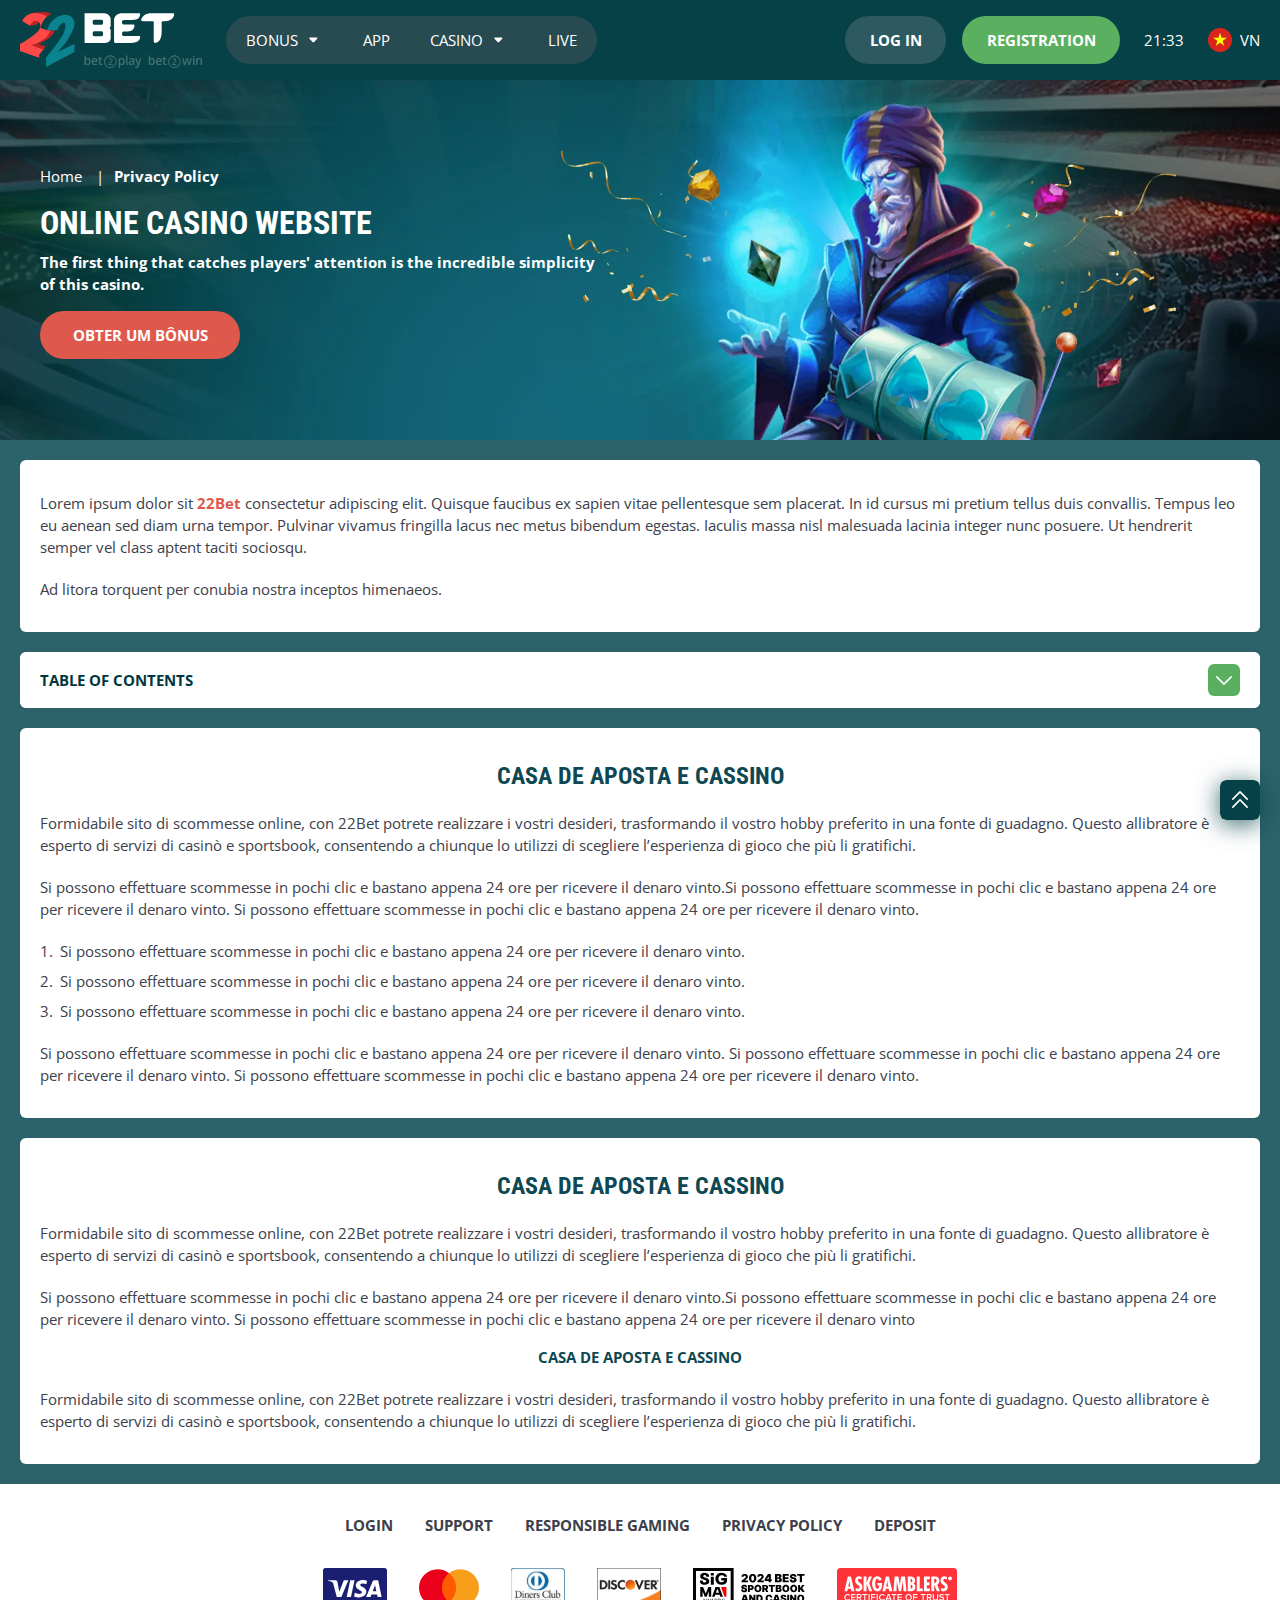
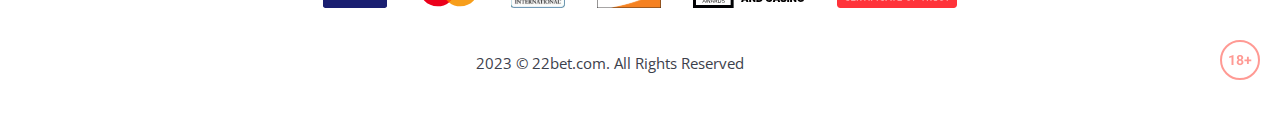
<file: policy.html>
<!DOCTYPE html>
<html lang="vn">
  <head>
    <meta charset="UTF-8" />
   
    <meta name="viewport" content="width=device-width, initial-scale=1.0" />
    <title>22Bet </title>
    <meta name="description" content />
    <meta property="og:site_name" content />
    <meta property="og:title" content />
    <meta property="og:type" content="website" />
    <meta property="og:url" content />
    <meta property="og:image" content />
    <meta property="og:image:alt" content />
    <meta property="og:locale" content="vn" />
    <meta property="og:description" content />
    <link rel="preconnect" href="https://fonts.googleapis.com" />
    <link rel="preconnect" href="https://fonts.gstatic.com" crossorigin="anonymous" />
   <link href="https://fonts.googleapis.com/css2?family=Open+Sans:ital,wght@0,300..800;1,300..800&display=swap" rel="stylesheet">
<link href="https://fonts.googleapis.com/css?family=Roboto+Condensed&display=swap" rel="stylesheet">

   <link rel="stylesheet" href="./css/reset.css" />
    <link rel="stylesheet" href="./css/main.css" />
    <link rel="stylesheet" href="./css/media.css"/>
    <link rel="icon" href="./images/Group.png" type="image/x-icon"/>
    <script
    src="https://code.jquery.com/jquery-3.6.1.min.js"
    integrity="sha256-o88AwQnZB+VDvE9tvIXrMQaPlFFSUTR+nldQm1LuPXQ="
    crossorigin="anonymous"
  ></script>
  </head>
  <body>
    <header class="header">
      <section class="content header__content">
        <a href="./index.html" class="logo header__logo"
          ><img src="./images/logo.svg" alt="logo" title
        /></a>
        <button class="header__btn-menu" >
          <svg width="16px" height="16px" viewBox="0 0 16 16" xmlns="http://www.w3.org/2000/svg">
              <rect y="0" width="16" height="3" rx="1.5"></rect>
              <rect y="6.5" width="16" height="3" rx="1.5"></rect>
              <rect y="13" width="16" height="3" rx="1.5"></rect>
            </svg>
        </button>

          <nav class="menu header__menu">
            <ul class="header__menu-list">
                
              <li class="">
              <div class="header__menu-wrapper">
                <div class="js-button-expander js-button-expander--menu" >
                <a href="./bonus.html" >
                <span>Bonus</span>
              </a>
              </div>
              <div class="header__menu-wrap js-expand-content js-expand-content--menu">
                <ul >
                  <li>
                    <a href="./freeSpins.html">
                    <span>Free Spins</span>
                  </a></li>
                  <li><a href="./promoCode.html">
                    <span>Promo Code</span>
                  </a>
                </li>
                  <li><a href="./welcomeBonus.html">
                    <span>Welcome Bonus</span>
                  </a>
                </li>
                <li><a href="./vip.html">
                    <span>VIP</span>
                  </a>
                </li>
                </ul>
              </div>
              </div>
               <a href="./bonus.html" class="header__menu-item">
                <span>Bonus</span>
              </a>
            </li>
              <li>
                <a href="./app.html">
                 App
                </a>
              </li>
              
              <li class="">
              <div class="header__menu-wrapper">
                <div class="js-button-expander js-button-expander--menu" >
                <a href="./casino.html" >
                <span> Casino</span>
              </a>
              </div>
              <div class="header__menu-wrap js-expand-content js-expand-content--menu">
                <ul >
                  <li>
                    <a href="./slots.html">
                    <span>Slots</span>
                  </a></li>
                 
                </ul>
              </div>
              </div>
               <a href="./casino.html" class="header__menu-item">
                <span>Casino</span>
              </a>
            </li>
               <li>
                <a href="./live.html">
               Live
                </a>
              </li>
              <li>
                    <a href="./freeSpins.html">
                    <span>Free Spins</span>
                  </a></li>
                  <li><a href="./promoCode.html">
                    <span>Promo Code</span>
                  </a>
                </li>
                  <li><a href="./welcomeBonus.html">
                    <span>Welcome Bonus</span>
                  </a>
                </li>
                <li><a href="./vip.html">
                    <span>VIP</span>
                  </a>
                </li>
             <li>
                    <a href="./slots.html">
                    <span>Slots</span>
                  </a></li>
             
             
            </ul>
            <div class="header__button header__button-menu " >
              <a href="#" class="button  button__login-menu">log in</a>
              <a href="#" class="button button__menu">registration</a>
            </div>
           
          </nav>
            <a href="#" class="button button__login">log in</a>
            <a href="#" class="button button__singup">registration</a>
            <div id="clock" class="header__time">00:00</div>
            <a href="" class="header__flag">
                <span><img src="./images/flag.png" alt="flag" title /></span>
                <span>vn</span>
              </a>
      </section>
    </header>
     <main class="main home main-page">
        <section class=" hero hero__page">
           
            <div class="background  background-page">
              <img src="./images/layout-images/bg-policy.webp" alt="hero" title />
              
            </div>
            <div class="hero__wrapper hero__wrapper-page">
              <div class="hero__data hero__data-bonus">
                <ul
                class="breadcrumbs "
                
              >
                <li
                  
                >
                  <a href="#" >
                    <span >Home</span></a
                  >
                 
                </li>
                <li
                  
                >
                  <a href="#" > <span >Privacy Policy</span></a>
                 
                </li>
              </ul>
                <h1 class="title general hero__title">
                  Online Casino Website
                </h1>
                 <p class="hero__text">The first thing that catches players' attention is the incredible simplicity of this casino.</p>
               
                <a href="#" class="button  hero__button ">Obter um Bônus</a>
               
              </div>
             
            </div>
          </section>
      <section class="main__wrap main__wrap-page">
       
       <section class="content__wrapper content__wrapper-page">

         
        
       
          <section class="content article">
            <p>
             Lorem ipsum dolor sit <a href="#">22Bet</a> consectetur adipiscing elit. Quisque faucibus ex sapien vitae pellentesque sem placerat. In id cursus mi pretium tellus duis convallis. Tempus leo eu aenean sed diam urna tempor. Pulvinar vivamus fringilla lacus nec metus bibendum egestas. Iaculis massa nisl malesuada lacinia integer nunc posuere. Ut hendrerit semper vel class aptent taciti sociosqu.
            </p>
            <p>
             Ad litora torquent per conubia nostra inceptos himenaeos.
            </p>
          </section>
        
        
              <section class="content menu-review__content">
              

            
                <div class="menu__review-desk menu__review-content">Table of Contents</div>
                <ul class="menu__review menu__review-list">
                  <li><a href="#">Casa de Aposta e Cassino</a></li>
                    <li><a href="#">Casa de Aposta e Cassino</a></li>
                      <li><a href="#">Casa de Aposta e Cassino</a></li>
                        <li><a href="#">Casa de Aposta e Cassino</a></li>
                          <li><a href="#">Frequently Asked Questions</a></li>
                 
                </ul>
             
          
          </section>
          
        
          <section class="content article">
            <h2 class="title high article__title">Casa de Aposta e Cassino</h2>
             
            <p>
             Formidabile sito di scommesse online, con 22Bet potrete realizzare i vostri desideri, trasformando il vostro hobby preferito in una fonte di guadagno. Questo allibratore è esperto di servizi di casinò e sportsbook, consentendo a chiunque lo utilizzi di scegliere l’esperienza di gioco che più li gratifichi.
            </p>
            <p>
             Si possono effettuare scommesse in pochi clic e bastano appena 24 ore per ricevere il denaro vinto.Si possono effettuare scommesse in pochi clic e bastano appena 24 ore per ricevere il denaro vinto. Si possono effettuare scommesse in pochi clic e bastano appena 24 ore per ricevere il denaro vinto.
            </p>
           <ol>
              <li>Si possono effettuare scommesse in pochi clic e bastano appena 24 ore per ricevere il denaro vinto.</li>
              <li>Si possono effettuare scommesse in pochi clic e bastano appena 24 ore per ricevere il denaro vinto.</li>
              <li>Si possono effettuare scommesse in pochi clic e bastano appena 24 ore per ricevere il denaro vinto.</li>
            </ol>
            <p>Si possono effettuare scommesse in pochi clic e bastano appena 24 ore per ricevere il denaro vinto. Si possono effettuare scommesse in pochi clic e bastano appena 24 ore per ricevere il denaro vinto. Si possono effettuare scommesse in pochi clic e bastano appena 24 ore per ricevere il denaro vinto.</p>
          </section>
         
         
           <section class="content article">
            <h2 class="title high article__title">Casa de Aposta e Cassino</h2>
            <p>Formidabile sito di scommesse online, con 22Bet potrete realizzare i vostri desideri, trasformando il vostro hobby preferito in una fonte di guadagno. Questo allibratore è esperto di servizi di casinò e sportsbook, consentendo a chiunque lo utilizzi di scegliere l’esperienza di gioco che più li gratifichi.</p>
            <p>Si possono effettuare scommesse in pochi clic e bastano appena 24 ore per ricevere il denaro vinto.Si possono effettuare scommesse in pochi clic e bastano appena 24 ore per ricevere il denaro vinto. Si possono effettuare scommesse in pochi clic e bastano appena 24 ore per ricevere il denaro vinto</p>
            <h3>Casa de Aposta e Cassino</h3>
            <p>Formidabile sito di scommesse online, con 22Bet potrete realizzare i vostri desideri, trasformando il vostro hobby preferito in una fonte di guadagno. Questo allibratore è esperto di servizi di casinò e sportsbook, consentendo a chiunque lo utilizzi di scegliere l’esperienza di gioco che più li gratifichi.</p>
           </section>

        </section> 
      
        <div class=""  onclick="scrollToTop()">
          <button class="main__arrow" id="scrollToTopBtn"></button>
        </div> 
        
      </section>
    </main> 
     <footer class=" footer ">
      <section class="content footer__content">
        <ul class="footer__menu">
         <li><a href="./login.html">Login</a></li>
         <li><a href="./support.html">Support</a></li>
         <li><a href="./responsible.html">Responsible Gaming</a></li>
         <li><a href="./policy.html">Privacy Policy</a></li>
         <li><a href="./deposit.html">Deposit</a></li>
        </ul>
       
          <ul class="footer__cards-list">
           
            <li>
              <a href="#"
                ><img src="./images/visa.svg" alt="cardvisa" title
              /></a>
            </li>
            <li>
              <a href="#"
                ><img
                  src="./images/mastercard.svg"
                  alt="mastercard"
                  title
              /></a>
            </li>
            <li>
                <a href="#"
                  ><img src="./images/diners.svg" alt="diners" title
                /></a>
              </li>
              <li>
                <a href="#"
                  ><img src="./images/discover.svg" alt="discover" title
                /></a>
              </li>
              <li>
                <a href="#"
                  ><img src="./images/sigma.svg" alt="sigma" title
                /></a>
              </li>
              <li>
                <a href="#"
                  ><img src="./images/ask.svg" alt="ask" title
                /></a>
              </li>
            
          </ul>
       
        <div class="footer__wrapp">
          <div class="footer__text">
           
            <p>2023 &copy; 22bet.com. All Rights Reserved
</p>
           
          </div>
          <div class="footer__age">
            <img src="./images/age.svg" alt="age" title />
          </div>
        </div>
      
      </section>
    </footer>
    <script src="./js/arrowUp.js" defer></script>
    <script src="./js/sidebar.js" defer></script>
    <script src="./js/expander.js" defer></script>
    <script src="./js/mobile-menu.js" defer></script>
    <script src="./js/clock.js" defer></script>
  </body>
</html>
</file>
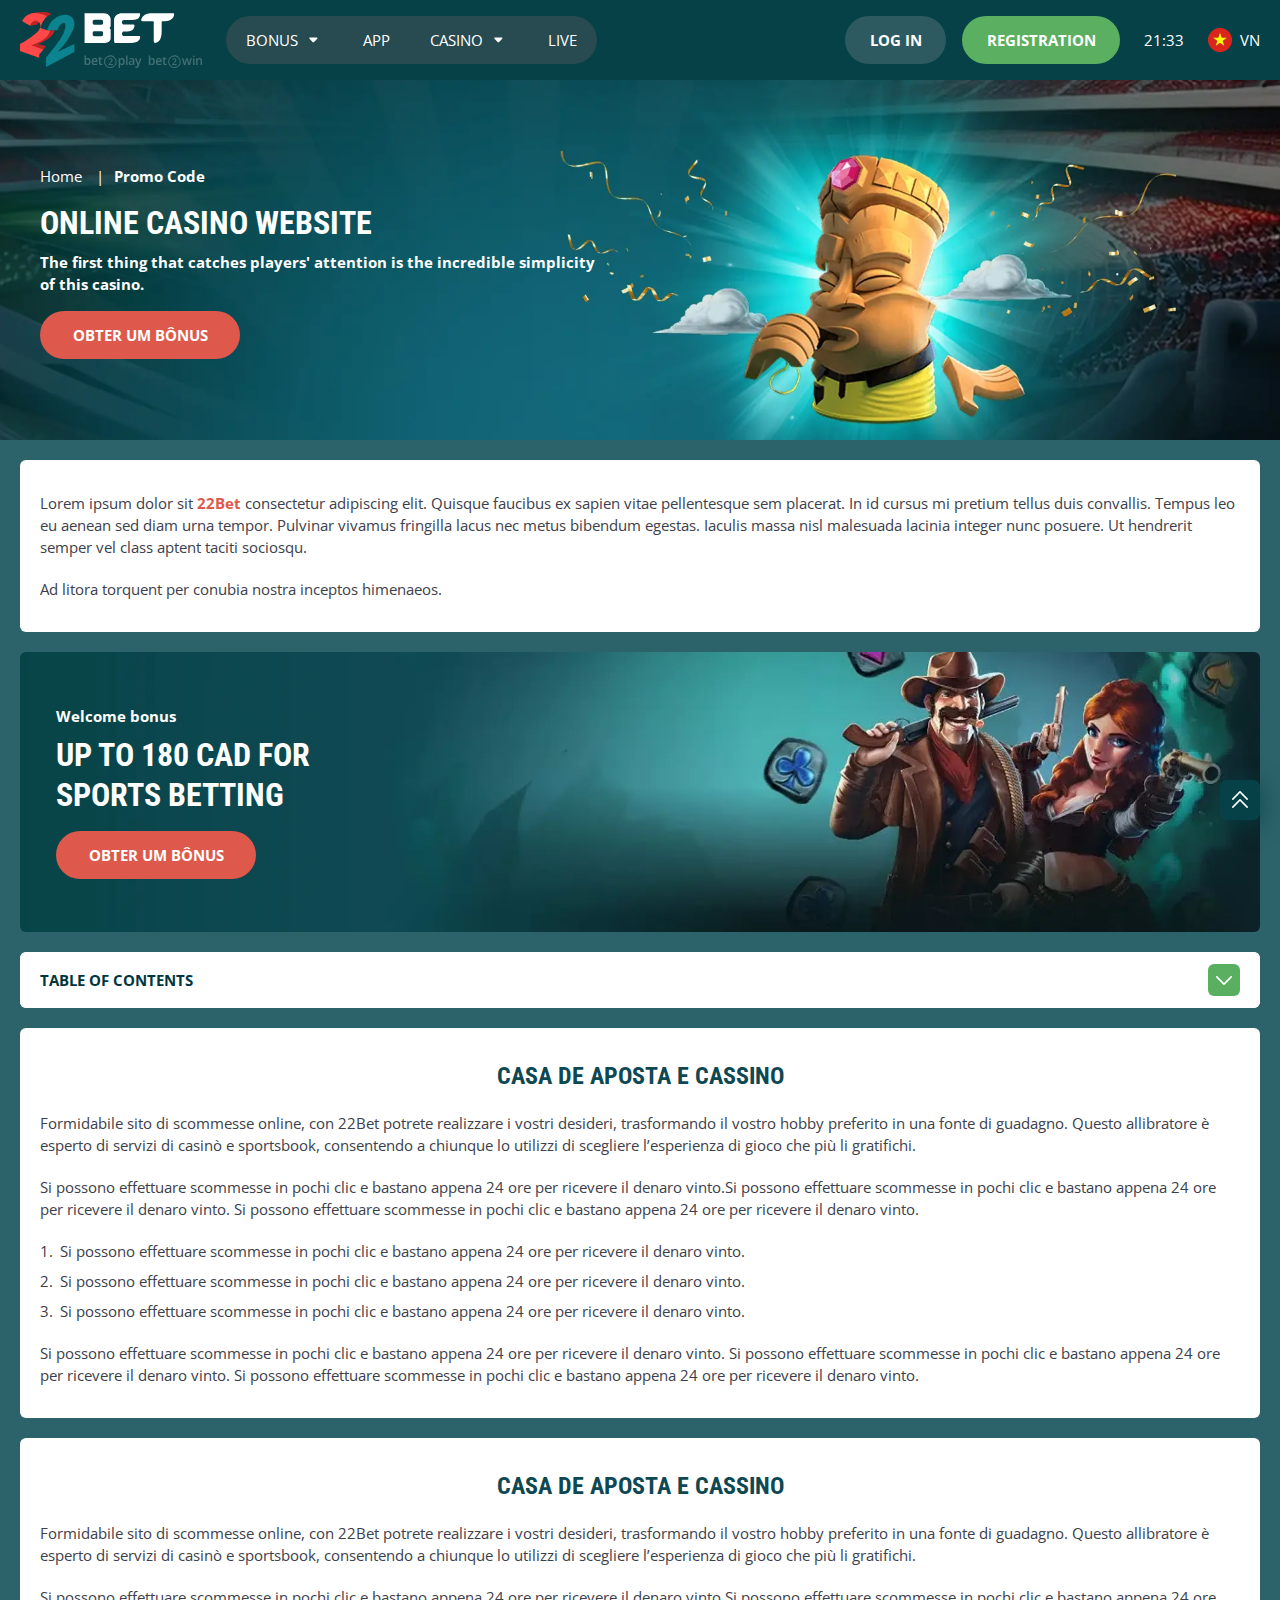
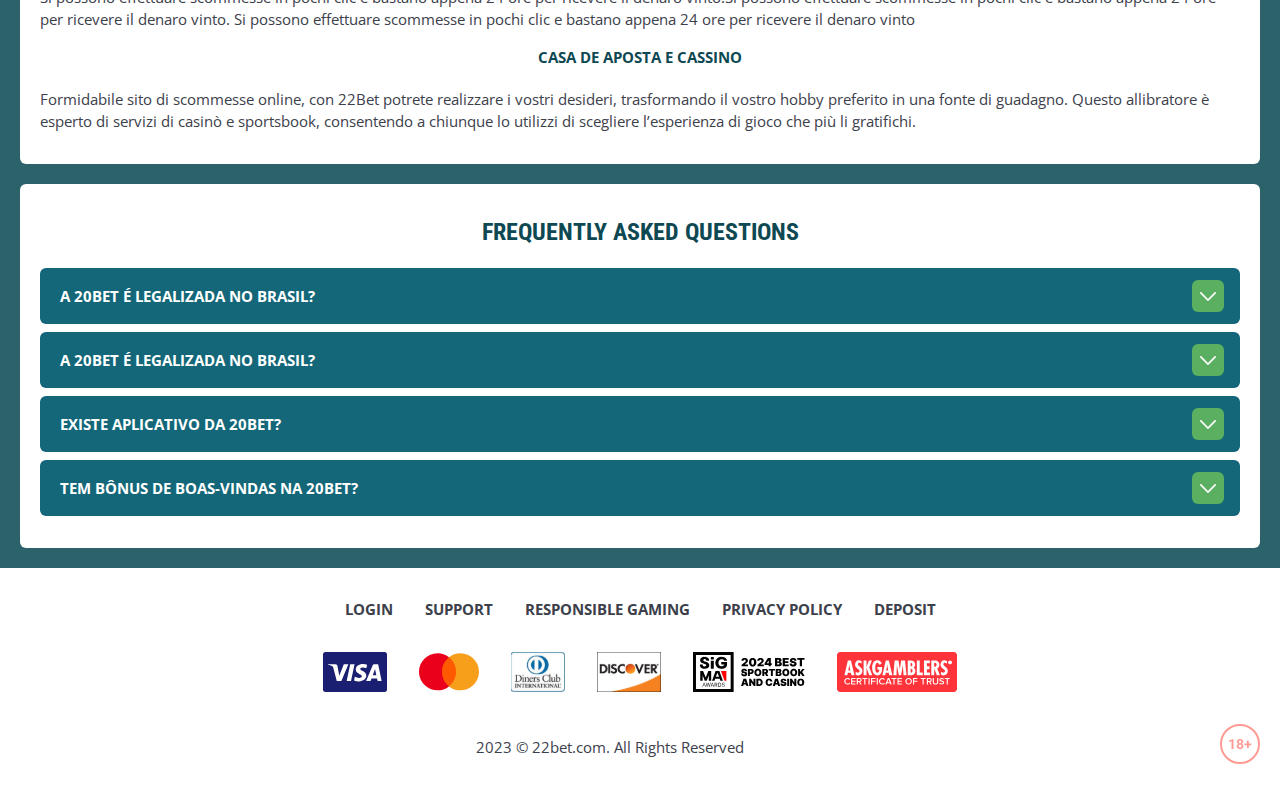
<file: promoCode.html>
<!DOCTYPE html>
<html lang="vn">
  <head>
    <meta charset="UTF-8" />
   
    <meta name="viewport" content="width=device-width, initial-scale=1.0" />
    <title>22Bet </title>
    <meta name="description" content />
    <meta property="og:site_name" content />
    <meta property="og:title" content />
    <meta property="og:type" content="website" />
    <meta property="og:url" content />
    <meta property="og:image" content />
    <meta property="og:image:alt" content />
    <meta property="og:locale" content="vn" />
    <meta property="og:description" content />
    <link rel="preconnect" href="https://fonts.googleapis.com" />
    <link rel="preconnect" href="https://fonts.gstatic.com" crossorigin="anonymous" />
   <link href="https://fonts.googleapis.com/css2?family=Open+Sans:ital,wght@0,300..800;1,300..800&display=swap" rel="stylesheet">
<link href="https://fonts.googleapis.com/css?family=Roboto+Condensed&display=swap" rel="stylesheet">

   <link rel="stylesheet" href="./css/reset.css" />
    <link rel="stylesheet" href="./css/main.css" />
    <link rel="stylesheet" href="./css/media.css"/>
    <link rel="icon" href="./images/Group.png" type="image/x-icon"/>
    <script
    src="https://code.jquery.com/jquery-3.6.1.min.js"
    integrity="sha256-o88AwQnZB+VDvE9tvIXrMQaPlFFSUTR+nldQm1LuPXQ="
    crossorigin="anonymous"
  ></script>
  </head>
  <body>
    <header class="header">
      <section class="content header__content">
        <a href="./index.html" class="logo header__logo"
          ><img src="./images/logo.svg" alt="logo" title
        /></a>
        <button class="header__btn-menu" >
          <svg width="16px" height="16px" viewBox="0 0 16 16" xmlns="http://www.w3.org/2000/svg">
              <rect y="0" width="16" height="3" rx="1.5"></rect>
              <rect y="6.5" width="16" height="3" rx="1.5"></rect>
              <rect y="13" width="16" height="3" rx="1.5"></rect>
            </svg>
        </button>

          <nav class="menu header__menu">
            <ul class="header__menu-list">
                
              <li class="">
              <div class="header__menu-wrapper">
                <div class="js-button-expander js-button-expander--menu" >
                <a href="./bonus.html" >
                <span>Bonus</span>
              </a>
              </div>
              <div class="header__menu-wrap js-expand-content js-expand-content--menu">
                <ul >
                  <li>
                    <a href="./freeSpins.html">
                    <span>Free Spins</span>
                  </a></li>
                  <li><a href="./promoCode.html">
                    <span>Promo Code</span>
                  </a>
                </li>
                  <li><a href="./welcomeBonus.html">
                    <span>Welcome Bonus</span>
                  </a>
                </li>
                <li><a href="./vip.html">
                    <span>VIP</span>
                  </a>
                </li>
                </ul>
              </div>
              </div>
               <a href="./bonus.html" class="header__menu-item">
                <span>Bonus</span>
              </a>
            </li>
              <li>
                <a href="./app.html">
                 App
                </a>
              </li>
              
              <li class="">
              <div class="header__menu-wrapper">
                <div class="js-button-expander js-button-expander--menu" >
                <a href="./casino.html" >
                <span> Casino</span>
              </a>
              </div>
              <div class="header__menu-wrap js-expand-content js-expand-content--menu">
                <ul >
                  <li>
                    <a href="./slots.html">
                    <span>Slots</span>
                  </a></li>
                 
                </ul>
              </div>
              </div>
               <a href="./casino.html" class="header__menu-item">
                <span>Casino</span>
              </a>
            </li>
               <li>
                <a href="./live.html">
               Live
                </a>
              </li>
              <li>
                    <a href="./freeSpins.html">
                    <span>Free Spins</span>
                  </a></li>
                  <li><a href="./promoCode.html">
                    <span>Promo Code</span>
                  </a>
                </li>
                  <li><a href="./welcomeBonus.html">
                    <span>Welcome Bonus</span>
                  </a>
                </li>
                <li><a href="./vip.html">
                    <span>VIP</span>
                  </a>
                </li>
             <li>
                    <a href="./slots.html">
                    <span>Slots</span>
                  </a></li>
             
             
            </ul>
            <div class="header__button header__button-menu " >
              <a href="#" class="button  button__login-menu">log in</a>
              <a href="#" class="button button__menu">registration</a>
            </div>
           
          </nav>
            <a href="#" class="button button__login">log in</a>
            <a href="#" class="button button__singup">registration</a>
            <div id="clock" class="header__time">00:00</div>
            <a href="" class="header__flag">
                <span><img src="./images/flag.png" alt="flag" title /></span>
                <span>vn</span>
              </a>
      </section>
    </header>
     <main class="main home main-page">
        <section class=" hero hero__page">
           
            <div class="background background-page">
              <img src="./images/layout-images/bg-promoCode.webp" alt="hero" title />
              
            </div>
            <div class="hero__wrapper hero__wrapper-page">
              <div class="hero__data hero__data-bonus">
                <ul
                class="breadcrumbs "
                
              >
                <li
                  
                >
                  <a href="#" >
                    <span >Home</span></a
                  >
                 
                </li>
                <li
                  
                >
                  <a href="#" > <span >Promo Code</span></a>
                 
                </li>
              </ul>
                <h1 class="title general hero__title">
                  Online Casino Website
                </h1>
                 <p class="hero__text">The first thing that catches players' attention is the incredible simplicity of this casino.</p>
               
                <a href="#" class="button  hero__button ">Obter um Bônus</a>
               
              </div>
             
            </div>
          </section>
      <section class="main__wrap main__wrap-page">
       
       <section class="content__wrapper content__wrapper-page">

         
        
       
          <section class="content article">
            <p>
             Lorem ipsum dolor sit <a href="#">22Bet</a> consectetur adipiscing elit. Quisque faucibus ex sapien vitae pellentesque sem placerat. In id cursus mi pretium tellus duis convallis. Tempus leo eu aenean sed diam urna tempor. Pulvinar vivamus fringilla lacus nec metus bibendum egestas. Iaculis massa nisl malesuada lacinia integer nunc posuere. Ut hendrerit semper vel class aptent taciti sociosqu.
            </p>
            <p>
             Ad litora torquent per conubia nostra inceptos himenaeos.
            </p>
          </section>
         
             
             <section class="content banner">
            <div class="background banner__background banner__background-promo">
              
              <img src="./images/layout-images/banner-promoCode.webp" alt="banner" title />
              
            </div>
            <div class="banner__info">
              <p class="banner__subtitle">Welcome bonus</p>
              <h2 class="title high banner__title-main">
                  
               up to 180 CAD
for sports betting
              </h2>
            
              <a href="#" class="button banner__button">Obter um Bônus</a>
            </div>
          </section>
        
              <section class="content menu-review__content">
              

            
                <div class="menu__review-desk menu__review-content">Table of Contents</div>
                <ul class="menu__review menu__review-list">
                  <li><a href="#">Casa de Aposta e Cassino</a></li>
                    <li><a href="#">Casa de Aposta e Cassino</a></li>
                      <li><a href="#">Casa de Aposta e Cassino</a></li>
                        <li><a href="#">Casa de Aposta e Cassino</a></li>
                          <li><a href="#">Frequently Asked Questions</a></li>
                 
                </ul>
             
          
          </section>
          
        
          <section class="content article">
            <h2 class="title high article__title">Casa de Aposta e Cassino</h2>
             
            <p>
             Formidabile sito di scommesse online, con 22Bet potrete realizzare i vostri desideri, trasformando il vostro hobby preferito in una fonte di guadagno. Questo allibratore è esperto di servizi di casinò e sportsbook, consentendo a chiunque lo utilizzi di scegliere l’esperienza di gioco che più li gratifichi.
            </p>
            <p>
             Si possono effettuare scommesse in pochi clic e bastano appena 24 ore per ricevere il denaro vinto.Si possono effettuare scommesse in pochi clic e bastano appena 24 ore per ricevere il denaro vinto. Si possono effettuare scommesse in pochi clic e bastano appena 24 ore per ricevere il denaro vinto.
            </p>
           <ol>
              <li>Si possono effettuare scommesse in pochi clic e bastano appena 24 ore per ricevere il denaro vinto.</li>
              <li>Si possono effettuare scommesse in pochi clic e bastano appena 24 ore per ricevere il denaro vinto.</li>
              <li>Si possono effettuare scommesse in pochi clic e bastano appena 24 ore per ricevere il denaro vinto.</li>
            </ol>
            <p>Si possono effettuare scommesse in pochi clic e bastano appena 24 ore per ricevere il denaro vinto. Si possono effettuare scommesse in pochi clic e bastano appena 24 ore per ricevere il denaro vinto. Si possono effettuare scommesse in pochi clic e bastano appena 24 ore per ricevere il denaro vinto.</p>
          </section>
         
         
           <section class="content article">
            <h2 class="title high article__title">Casa de Aposta e Cassino</h2>
            <p>Formidabile sito di scommesse online, con 22Bet potrete realizzare i vostri desideri, trasformando il vostro hobby preferito in una fonte di guadagno. Questo allibratore è esperto di servizi di casinò e sportsbook, consentendo a chiunque lo utilizzi di scegliere l’esperienza di gioco che più li gratifichi.</p>
            <p>Si possono effettuare scommesse in pochi clic e bastano appena 24 ore per ricevere il denaro vinto.Si possono effettuare scommesse in pochi clic e bastano appena 24 ore per ricevere il denaro vinto. Si possono effettuare scommesse in pochi clic e bastano appena 24 ore per ricevere il denaro vinto</p>
            <h3>Casa de Aposta e Cassino</h3>
            <p>Formidabile sito di scommesse online, con 22Bet potrete realizzare i vostri desideri, trasformando il vostro hobby preferito in una fonte di guadagno. Questo allibratore è esperto di servizi di casinò e sportsbook, consentendo a chiunque lo utilizzi di scegliere l’esperienza di gioco che più li gratifichi.</p>
           </section>

          <section class="content faq">
            <h2 class="title high faq__title">Frequently Asked Questions</h2>
            <ul class="faq__list " >
              <li class="faq__item"  >
                <h3 class="title medium faq__subtitle js-button-expander js-button-expander--faq"  >A 20Bet é legalizada no Brasil?
                 </h3>
                <div  class="faq__answer js-expand-content js-expand-content--faq" >
                  <p  >
                    Sim, a casa de apostas tem licença emitida por Curaçao, que é reconhecida no Brasil e a permite atuar por aqui.
                  </p>
                </div>
              </li>
              <li class="faq__item"  >
                <h3 class="title medium faq__subtitle js-button-expander js-button-expander--faq"  >A 20Bet é legalizada no Brasil?</h3>
                <div class="faq__answer js-expand-content js-expand-content--faq" >
                  <p  >
                    Sim, a casa de apostas tem licença emitida por Curaçao, que é reconhecida no Brasil e a permite atuar por aqui.
                  </p>
                </div>
              </li> 
              <li class="faq__item"  >
                <h3 class="title medium faq__subtitle js-button-expander js-button-expander--faq"  >Existe aplicativo da 20Bet?</h3>
                <div class="faq__answer js-expand-content js-expand-content--faq" >
                  <p  >
                   Sim, disponível para sistemas operacionais iOS e Android.
                  </p>
                </div>
              </li> 
              <li class="faq__item"  >
                <h3 class="title medium faq__subtitle js-button-expander js-button-expander--faq"  >Tem bônus de boas-vindas na 20Bet?</h3>
                <div class="faq__answer js-expand-content js-expand-content--faq" >
                  <p  >
                   O pacote especial para novos usuários da 20Bet paga 100% sobre o primeiro depósito, com limite de 600 BRL.
                  </p>
                </div>
              </li> 
             
            </ul>
          </section>
          
        </section> 
      
        <div class=""  onclick="scrollToTop()">
          <button class="main__arrow" id="scrollToTopBtn"></button>
        </div> 
        
      </section>
    </main> 
   <footer class=" footer ">
      <section class="content footer__content">
        <ul class="footer__menu">
         <li><a href="./login.html">Login</a></li>
         <li><a href="./support.html">Support</a></li>
         <li><a href="./responsible.html">Responsible Gaming</a></li>
         <li><a href="./policy.html">Privacy Policy</a></li>
         <li><a href="./deposit.html">Deposit</a></li>
        </ul>
       
          <ul class="footer__cards-list">
           
            <li>
              <a href="#"
                ><img src="./images/visa.svg" alt="cardvisa" title
              /></a>
            </li>
            <li>
              <a href="#"
                ><img
                  src="./images/mastercard.svg"
                  alt="mastercard"
                  title
              /></a>
            </li>
            <li>
                <a href="#"
                  ><img src="./images/diners.svg" alt="diners" title
                /></a>
              </li>
              <li>
                <a href="#"
                  ><img src="./images/discover.svg" alt="discover" title
                /></a>
              </li>
              <li>
                <a href="#"
                  ><img src="./images/sigma.svg" alt="sigma" title
                /></a>
              </li>
              <li>
                <a href="#"
                  ><img src="./images/ask.svg" alt="ask" title
                /></a>
              </li>
            
          </ul>
       
        <div class="footer__wrapp">
          <div class="footer__text">
           
            <p>2023 &copy; 22bet.com. All Rights Reserved
</p>
           
          </div>
          <div class="footer__age">
            <img src="./images/age.svg" alt="age" title />
          </div>
        </div>
      
      </section>
    </footer>
    <script src="./js/arrowUp.js" defer></script>
    <script src="./js/sidebar.js" defer></script>
    <script src="./js/expander.js" defer></script>
    <script src="./js/mobile-menu.js" defer></script>
    <script src="./js/clock.js" defer></script>
  </body>
</html>
</file>
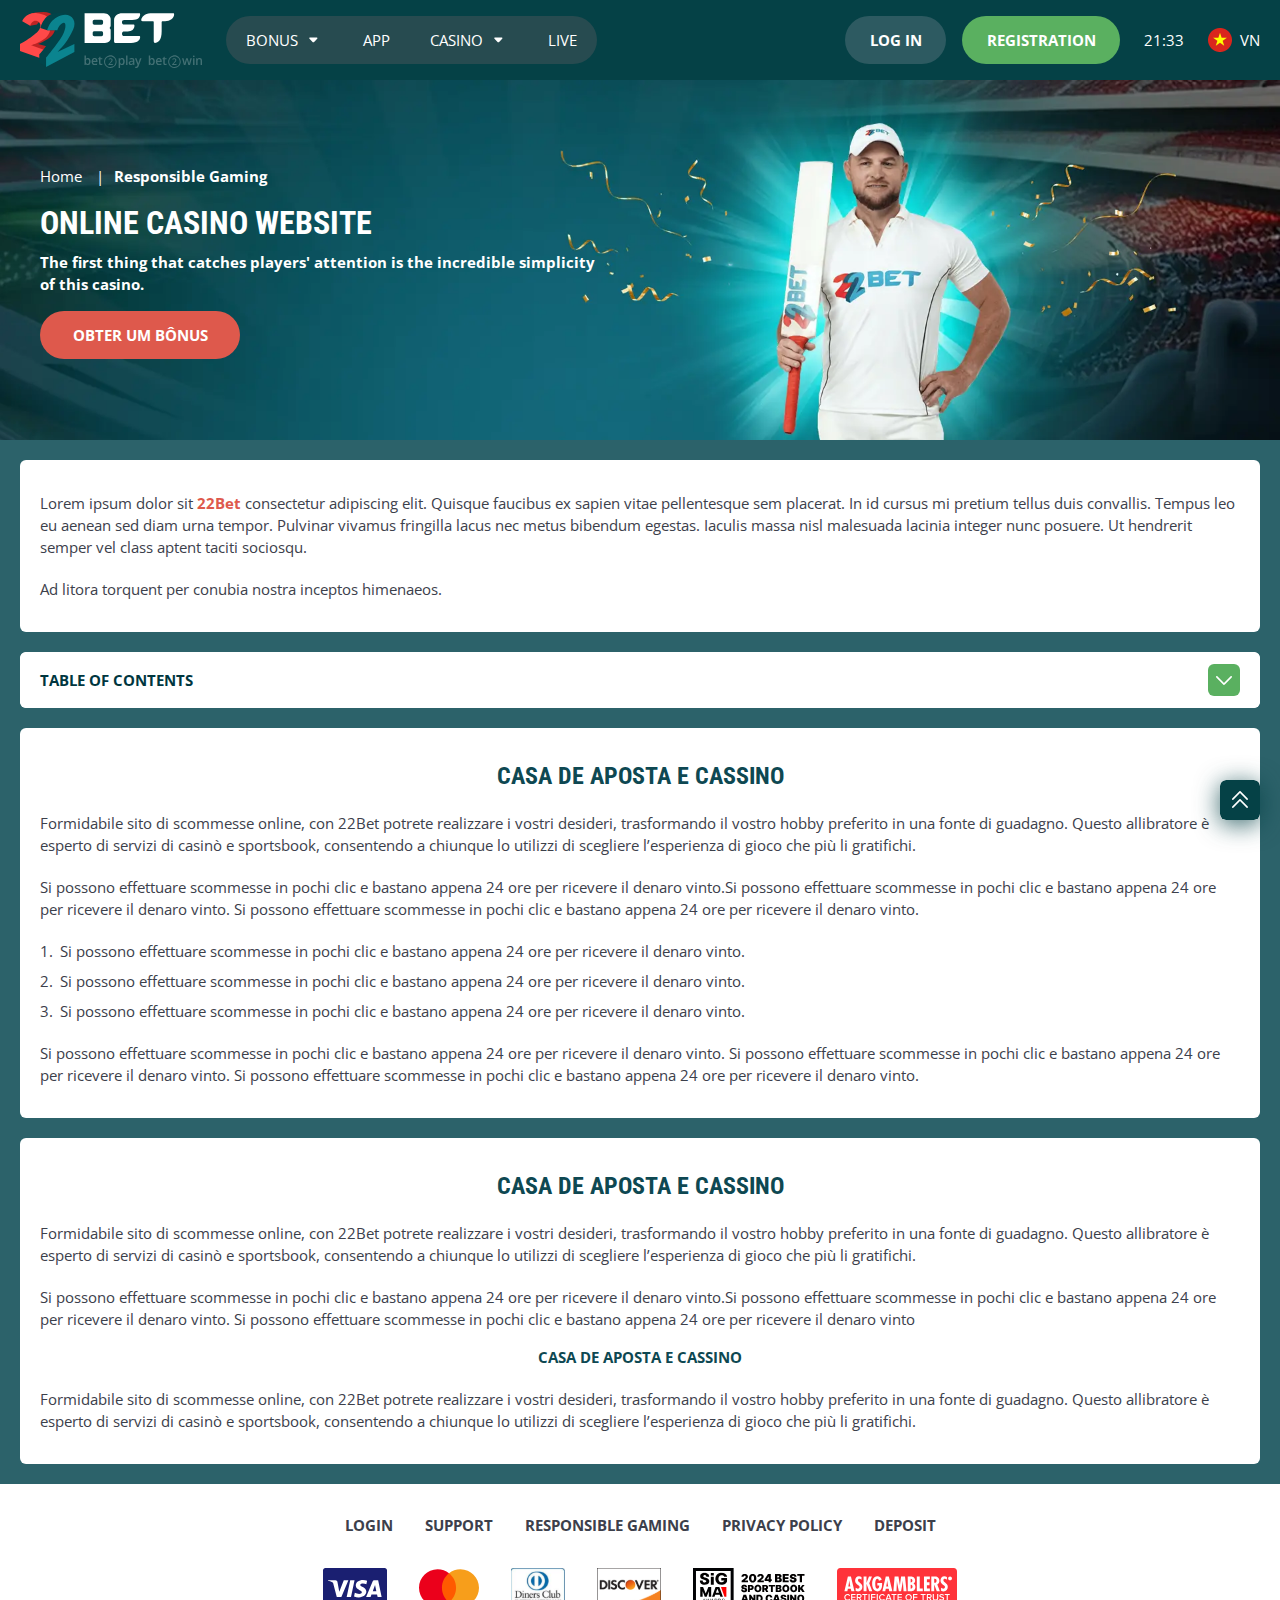
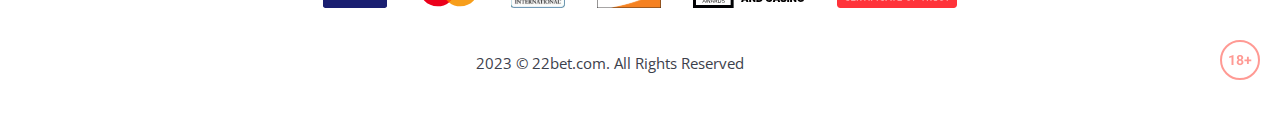
<file: responsible.html>
<!DOCTYPE html>
<html lang="vn">
  <head>
    <meta charset="UTF-8" />
   
    <meta name="viewport" content="width=device-width, initial-scale=1.0" />
    <title>22Bet </title>
    <meta name="description" content />
    <meta property="og:site_name" content />
    <meta property="og:title" content />
    <meta property="og:type" content="website" />
    <meta property="og:url" content />
    <meta property="og:image" content />
    <meta property="og:image:alt" content />
    <meta property="og:locale" content="vn" />
    <meta property="og:description" content />
    <link rel="preconnect" href="https://fonts.googleapis.com" />
    <link rel="preconnect" href="https://fonts.gstatic.com" crossorigin="anonymous" />
   <link href="https://fonts.googleapis.com/css2?family=Open+Sans:ital,wght@0,300..800;1,300..800&display=swap" rel="stylesheet">
<link href="https://fonts.googleapis.com/css?family=Roboto+Condensed&display=swap" rel="stylesheet">

   <link rel="stylesheet" href="./css/reset.css" />
    <link rel="stylesheet" href="./css/main.css" />
    <link rel="stylesheet" href="./css/media.css"/>
    <link rel="icon" href="./images/Group.png" type="image/x-icon"/>
    <script
    src="https://code.jquery.com/jquery-3.6.1.min.js"
    integrity="sha256-o88AwQnZB+VDvE9tvIXrMQaPlFFSUTR+nldQm1LuPXQ="
    crossorigin="anonymous"
  ></script>
  </head>
  <body>
    <header class="header">
      <section class="content header__content">
        <a href="./index.html" class="logo header__logo"
          ><img src="./images/logo.svg" alt="logo" title
        /></a>
        <button class="header__btn-menu" >
          <svg width="16px" height="16px" viewBox="0 0 16 16" xmlns="http://www.w3.org/2000/svg">
              <rect y="0" width="16" height="3" rx="1.5"></rect>
              <rect y="6.5" width="16" height="3" rx="1.5"></rect>
              <rect y="13" width="16" height="3" rx="1.5"></rect>
            </svg>
        </button>

          <nav class="menu header__menu">
            <ul class="header__menu-list">
                
              <li class="">
              <div class="header__menu-wrapper">
                <div class="js-button-expander js-button-expander--menu" >
                <a href="./bonus.html" >
                <span>Bonus</span>
              </a>
              </div>
              <div class="header__menu-wrap js-expand-content js-expand-content--menu">
                <ul >
                  <li>
                    <a href="./freeSpins.html">
                    <span>Free Spins</span>
                  </a></li>
                  <li><a href="./promoCode.html">
                    <span>Promo Code</span>
                  </a>
                </li>
                  <li><a href="./welcomeBonus.html">
                    <span>Welcome Bonus</span>
                  </a>
                </li>
                <li><a href="./vip.html">
                    <span>VIP</span>
                  </a>
                </li>
                </ul>
              </div>
              </div>
               <a href="./bonus.html" class="header__menu-item">
                <span>Bonus</span>
              </a>
            </li>
              <li>
                <a href="./app.html">
                 App
                </a>
              </li>
              
              <li class="">
              <div class="header__menu-wrapper">
                <div class="js-button-expander js-button-expander--menu" >
                <a href="./casino.html" >
                <span> Casino</span>
              </a>
              </div>
              <div class="header__menu-wrap js-expand-content js-expand-content--menu">
                <ul >
                  <li>
                    <a href="./slots.html">
                    <span>Slots</span>
                  </a></li>
                 
                </ul>
              </div>
              </div>
               <a href="./casino.html" class="header__menu-item">
                <span>Casino</span>
              </a>
            </li>
               <li>
                <a href="./live.html">
               Live
                </a>
              </li>
              <li>
                    <a href="./freeSpins.html">
                    <span>Free Spins</span>
                  </a></li>
                  <li><a href="./promoCode.html">
                    <span>Promo Code</span>
                  </a>
                </li>
                  <li><a href="./welcomeBonus.html">
                    <span>Welcome Bonus</span>
                  </a>
                </li>
                <li><a href="./vip.html">
                    <span>VIP</span>
                  </a>
                </li>
             <li>
                    <a href="./slots.html">
                    <span>Slots</span>
                  </a></li>
             
             
            </ul>
            <div class="header__button header__button-menu " >
              <a href="#" class="button  button__login-menu">log in</a>
              <a href="#" class="button button__menu">registration</a>
            </div>
           
          </nav>
            <a href="#" class="button button__login">log in</a>
            <a href="#" class="button button__singup">registration</a>
            <div id="clock" class="header__time">00:00</div>
            <a href="" class="header__flag">
                <span><img src="./images/flag.png" alt="flag" title /></span>
                <span>vn</span>
              </a>
      </section>
    </header>
     <main class="main home main-page">
        <section class=" hero hero__page">
           
            <div class="background ">
              <img src="./images/layout-images/bg-responsible.webp" alt="hero" title />
              
            </div>
            <div class="hero__wrapper hero__wrapper-page">
              <div class="hero__data hero__data-bonus">
                <ul
                class="breadcrumbs "
                
              >
                <li
                  
                >
                  <a href="#" >
                    <span >Home</span></a
                  >
                 
                </li>
                <li
                  
                >
                  <a href="#" > <span >Responsible Gaming</span></a>
                 
                </li>
              </ul>
                <h1 class="title general hero__title">
                  Online Casino Website
                </h1>
                 <p class="hero__text">The first thing that catches players' attention is the incredible simplicity of this casino.</p>
               
                <a href="#" class="button  hero__button ">Obter um Bônus</a>
               
              </div>
             
            </div>
          </section>
      <section class="main__wrap main__wrap-page">
       
       <section class="content__wrapper content__wrapper-page">

         
        
       
          <section class="content article">
            <p>
             Lorem ipsum dolor sit <a href="#">22Bet</a> consectetur adipiscing elit. Quisque faucibus ex sapien vitae pellentesque sem placerat. In id cursus mi pretium tellus duis convallis. Tempus leo eu aenean sed diam urna tempor. Pulvinar vivamus fringilla lacus nec metus bibendum egestas. Iaculis massa nisl malesuada lacinia integer nunc posuere. Ut hendrerit semper vel class aptent taciti sociosqu.
            </p>
            <p>
             Ad litora torquent per conubia nostra inceptos himenaeos.
            </p>
          </section>
        
        
              <section class="content menu-review__content">
              

            
                <div class="menu__review-desk menu__review-content">Table of Contents</div>
                <ul class="menu__review menu__review-list">
                  <li><a href="#">Casa de Aposta e Cassino</a></li>
                    <li><a href="#">Casa de Aposta e Cassino</a></li>
                      <li><a href="#">Casa de Aposta e Cassino</a></li>
                        <li><a href="#">Casa de Aposta e Cassino</a></li>
                          <li><a href="#">Frequently Asked Questions</a></li>
                 
                </ul>
             
          
          </section>
          
        
          <section class="content article">
            <h2 class="title high article__title">Casa de Aposta e Cassino</h2>
             
            <p>
             Formidabile sito di scommesse online, con 22Bet potrete realizzare i vostri desideri, trasformando il vostro hobby preferito in una fonte di guadagno. Questo allibratore è esperto di servizi di casinò e sportsbook, consentendo a chiunque lo utilizzi di scegliere l’esperienza di gioco che più li gratifichi.
            </p>
            <p>
             Si possono effettuare scommesse in pochi clic e bastano appena 24 ore per ricevere il denaro vinto.Si possono effettuare scommesse in pochi clic e bastano appena 24 ore per ricevere il denaro vinto. Si possono effettuare scommesse in pochi clic e bastano appena 24 ore per ricevere il denaro vinto.
            </p>
           <ol>
              <li>Si possono effettuare scommesse in pochi clic e bastano appena 24 ore per ricevere il denaro vinto.</li>
              <li>Si possono effettuare scommesse in pochi clic e bastano appena 24 ore per ricevere il denaro vinto.</li>
              <li>Si possono effettuare scommesse in pochi clic e bastano appena 24 ore per ricevere il denaro vinto.</li>
            </ol>
            <p>Si possono effettuare scommesse in pochi clic e bastano appena 24 ore per ricevere il denaro vinto. Si possono effettuare scommesse in pochi clic e bastano appena 24 ore per ricevere il denaro vinto. Si possono effettuare scommesse in pochi clic e bastano appena 24 ore per ricevere il denaro vinto.</p>
          </section>
         
         
           <section class="content article">
            <h2 class="title high article__title">Casa de Aposta e Cassino</h2>
            <p>Formidabile sito di scommesse online, con 22Bet potrete realizzare i vostri desideri, trasformando il vostro hobby preferito in una fonte di guadagno. Questo allibratore è esperto di servizi di casinò e sportsbook, consentendo a chiunque lo utilizzi di scegliere l’esperienza di gioco che più li gratifichi.</p>
            <p>Si possono effettuare scommesse in pochi clic e bastano appena 24 ore per ricevere il denaro vinto.Si possono effettuare scommesse in pochi clic e bastano appena 24 ore per ricevere il denaro vinto. Si possono effettuare scommesse in pochi clic e bastano appena 24 ore per ricevere il denaro vinto</p>
            <h3>Casa de Aposta e Cassino</h3>
            <p>Formidabile sito di scommesse online, con 22Bet potrete realizzare i vostri desideri, trasformando il vostro hobby preferito in una fonte di guadagno. Questo allibratore è esperto di servizi di casinò e sportsbook, consentendo a chiunque lo utilizzi di scegliere l’esperienza di gioco che più li gratifichi.</p>
           </section>

        </section> 
      
        <div class=""  onclick="scrollToTop()">
          <button class="main__arrow" id="scrollToTopBtn"></button>
        </div> 
        
      </section>
    </main> 
     <footer class=" footer ">
      <section class="content footer__content">
        <ul class="footer__menu">
         <li><a href="./login.html">Login</a></li>
         <li><a href="./support.html">Support</a></li>
         <li><a href="./responsible.html">Responsible Gaming</a></li>
         <li><a href="./policy.html">Privacy Policy</a></li>
         <li><a href="./deposit.html">Deposit</a></li>
        </ul>
       
          <ul class="footer__cards-list">
           
            <li>
              <a href="#"
                ><img src="./images/visa.svg" alt="cardvisa" title
              /></a>
            </li>
            <li>
              <a href="#"
                ><img
                  src="./images/mastercard.svg"
                  alt="mastercard"
                  title
              /></a>
            </li>
            <li>
                <a href="#"
                  ><img src="./images/diners.svg" alt="diners" title
                /></a>
              </li>
              <li>
                <a href="#"
                  ><img src="./images/discover.svg" alt="discover" title
                /></a>
              </li>
              <li>
                <a href="#"
                  ><img src="./images/sigma.svg" alt="sigma" title
                /></a>
              </li>
              <li>
                <a href="#"
                  ><img src="./images/ask.svg" alt="ask" title
                /></a>
              </li>
            
          </ul>
       
        <div class="footer__wrapp">
          <div class="footer__text">
           
            <p>2023 &copy; 22bet.com. All Rights Reserved
</p>
           
          </div>
          <div class="footer__age">
            <img src="./images/age.svg" alt="age" title />
          </div>
        </div>
      
      </section>
    </footer>
    <script src="./js/arrowUp.js" defer></script>
    <script src="./js/sidebar.js" defer></script>
    <script src="./js/expander.js" defer></script>
    <script src="./js/mobile-menu.js" defer></script>
    <script src="./js/clock.js" defer></script>
  </body>
</html>
</file>
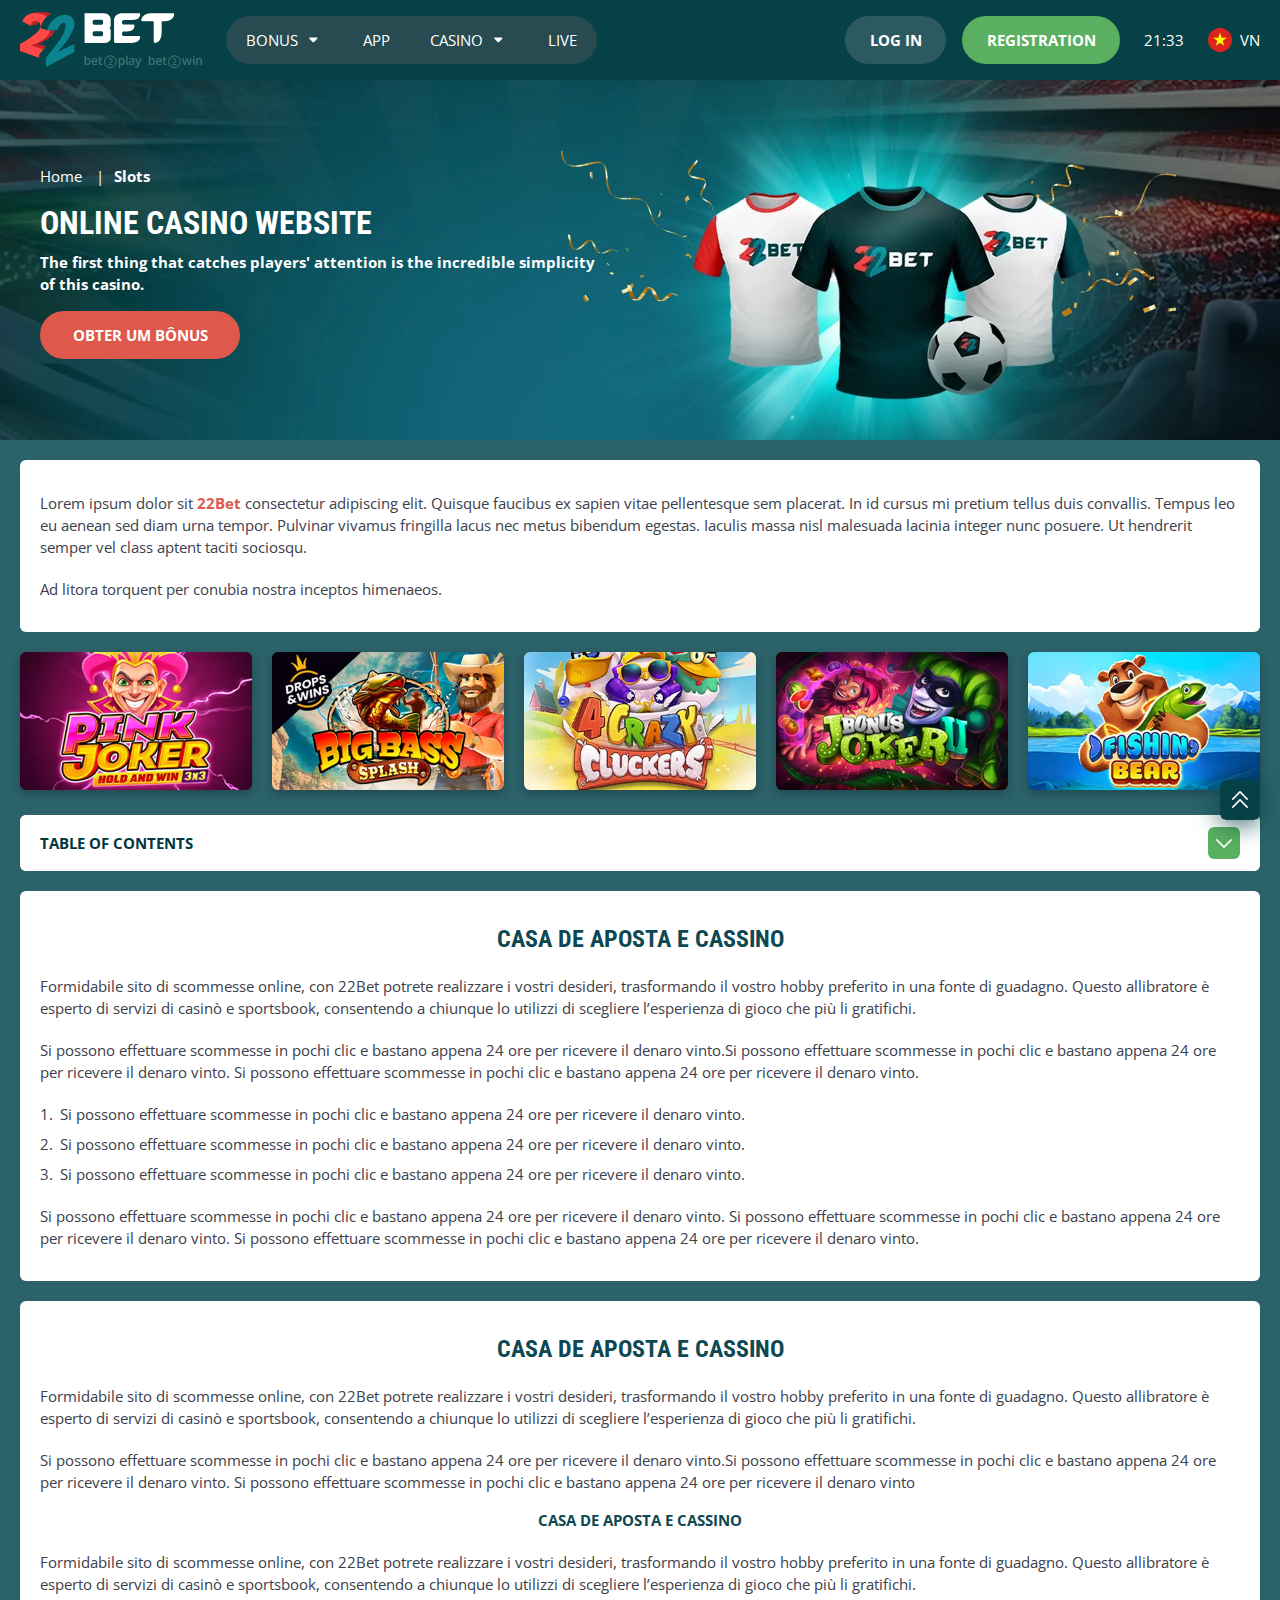
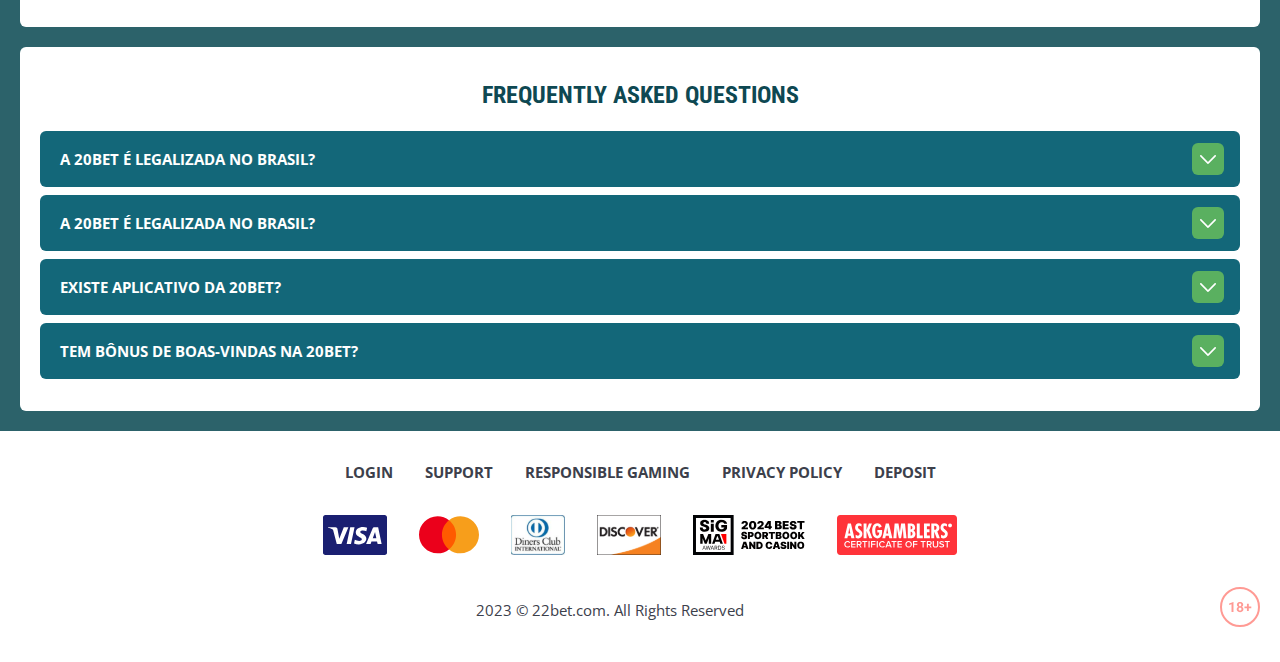
<file: slots.html>
<!DOCTYPE html>
<html lang="vn">
  <head>
    <meta charset="UTF-8" />
   
    <meta name="viewport" content="width=device-width, initial-scale=1.0" />
    <title>22Bet </title>
    <meta name="description" content />
    <meta property="og:site_name" content />
    <meta property="og:title" content />
    <meta property="og:type" content="website" />
    <meta property="og:url" content />
    <meta property="og:image" content />
    <meta property="og:image:alt" content />
    <meta property="og:locale" content="vn" />
    <meta property="og:description" content />
    <link rel="preconnect" href="https://fonts.googleapis.com" />
    <link rel="preconnect" href="https://fonts.gstatic.com" crossorigin="anonymous" />
   <link href="https://fonts.googleapis.com/css2?family=Open+Sans:ital,wght@0,300..800;1,300..800&display=swap" rel="stylesheet">
<link href="https://fonts.googleapis.com/css?family=Roboto+Condensed&display=swap" rel="stylesheet">

   <link rel="stylesheet" href="./css/reset.css" />
    <link rel="stylesheet" href="./css/main.css" />
    <link rel="stylesheet" href="./css/media.css"/>
    <link rel="icon" href="./images/Group.png" type="image/x-icon"/>
    <script
    src="https://code.jquery.com/jquery-3.6.1.min.js"
    integrity="sha256-o88AwQnZB+VDvE9tvIXrMQaPlFFSUTR+nldQm1LuPXQ="
    crossorigin="anonymous"
  ></script>
  </head>
  <body>
    <header class="header">
      <section class="content header__content">
        <a href="./index.html" class="logo header__logo"
          ><img src="./images/logo.svg" alt="logo" title
        /></a>
        <button class="header__btn-menu" >
          <svg width="16px" height="16px" viewBox="0 0 16 16" xmlns="http://www.w3.org/2000/svg">
              <rect y="0" width="16" height="3" rx="1.5"></rect>
              <rect y="6.5" width="16" height="3" rx="1.5"></rect>
              <rect y="13" width="16" height="3" rx="1.5"></rect>
            </svg>
        </button>

          <nav class="menu header__menu">
            <ul class="header__menu-list">
                
              <li class="">
              <div class="header__menu-wrapper">
                <div class="js-button-expander js-button-expander--menu" >
                <a href="./bonus.html" >
                <span>Bonus</span>
              </a>
              </div>
              <div class="header__menu-wrap js-expand-content js-expand-content--menu">
                <ul >
                  <li>
                    <a href="./freeSpins.html">
                    <span>Free Spins</span>
                  </a></li>
                  <li><a href="./promoCode.html">
                    <span>Promo Code</span>
                  </a>
                </li>
                  <li><a href="./welcomeBonus.html">
                    <span>Welcome Bonus</span>
                  </a>
                </li>
                <li><a href="./vip.html">
                    <span>VIP</span>
                  </a>
                </li>
                </ul>
              </div>
              </div>
               <a href="./bonus.html" class="header__menu-item">
                <span>Bonus</span>
              </a>
            </li>
              <li>
                <a href="./app.html">
                 App
                </a>
              </li>
              
              <li class="">
              <div class="header__menu-wrapper">
                <div class="js-button-expander js-button-expander--menu" >
                <a href="./casino.html" >
                <span> Casino</span>
              </a>
              </div>
              <div class="header__menu-wrap js-expand-content js-expand-content--menu">
                <ul >
                  <li>
                    <a href="./slots.html">
                    <span>Slots</span>
                  </a></li>
                 
                </ul>
              </div>
              </div>
               <a href="./casino.html" class="header__menu-item">
                <span>Casino</span>
              </a>
            </li>
               <li>
                <a href="./live.html">
               Live
                </a>
              </li>
              <li>
                    <a href="./freeSpins.html">
                    <span>Free Spins</span>
                  </a></li>
                  <li><a href="./promoCode.html">
                    <span>Promo Code</span>
                  </a>
                </li>
                  <li><a href="./welcomeBonus.html">
                    <span>Welcome Bonus</span>
                  </a>
                </li>
                <li><a href="./vip.html">
                    <span>VIP</span>
                  </a>
                </li>
             <li>
                    <a href="./slots.html">
                    <span>Slots</span>
                  </a></li>
             
             
            </ul>
            <div class="header__button header__button-menu " >
              <a href="#" class="button  button__login-menu">log in</a>
              <a href="#" class="button button__menu">registration</a>
            </div>
           
          </nav>
            <a href="#" class="button button__login">log in</a>
            <a href="#" class="button button__singup">registration</a>
            <div id="clock" class="header__time">00:00</div>
            <a href="" class="header__flag">
                <span><img src="./images/flag.png" alt="flag" title /></span>
                <span>vn</span>
              </a>
      </section>
    </header>
     <main class="main home main-page">
        <section class=" hero hero__page">
           
            <div class="background background-page">
              <img src="./images/slots/bg-slots.webp" alt="hero" title />
              
            </div>
            <div class="hero__wrapper hero__wrapper-page">
              <div class="hero__data hero__data-bonus">
                <ul
                class="breadcrumbs "
                
              >
                <li
                  
                >
                  <a href="#" >
                    <span >Home</span></a
                  >
                 
                </li>
                <li
                  
                >
                  <a href="#" > <span >Slots</span></a>
                 
                </li>
              </ul>
                <h1 class="title general hero__title">
                  Online Casino Website
                </h1>
                 <p class="hero__text">The first thing that catches players' attention is the incredible simplicity of this casino.</p>
               
                <a href="#" class="button  hero__button ">Obter um Bônus</a>
               
              </div>
             
            </div>
          </section>
      <section class="main__wrap main__wrap-page">
       
       <section class="content__wrapper content__wrapper-page">

         
        
       
          <section class="content article">
            <p>
             Lorem ipsum dolor sit <a href="#">22Bet</a> consectetur adipiscing elit. Quisque faucibus ex sapien vitae pellentesque sem placerat. In id cursus mi pretium tellus duis convallis. Tempus leo eu aenean sed diam urna tempor. Pulvinar vivamus fringilla lacus nec metus bibendum egestas. Iaculis massa nisl malesuada lacinia integer nunc posuere. Ut hendrerit semper vel class aptent taciti sociosqu.
            </p>
            <p>
             Ad litora torquent per conubia nostra inceptos himenaeos.
            </p>
          </section>
               <section class="content casino">
           
              <ul class="casino__list">
                <li class="casino__item">
                    <div class="casino__wrapper">
                      <img class="casino__img" src="./images/slots/card-slots1.webp" alt="" title>
                    <div class="casino__hover casino__hover-live">
                        
                        <div class="casino-box">
                            
                        <a href="#" class="button  casino__buttons">Play now</a>
                        </div>
                    </div>
                    </div>
                    
                </li>
                <li class="casino__item">
                  <div class="casino__wrapper">
                    <img class="casino__img" src="./images/slots/card-slots2.webp" alt="" title>
                <div class="casino__hover casino__hover-live">
                      
                        <div class="casino-box">
                            
                        <a href="#" class="button  casino__buttons">Play now</a>
                        </div>
                    </div>
                  </div>
                 
              </li>
              <li class="casino__item">
                <div class="casino__wrapper">
                  <img class="casino__img" src="./images/slots/card-slots3.webp" alt="" title>
               <div class="casino__hover casino__hover-live">
                        
                        <div class="casino-box">
                            
                        <a href="#" class="button  casino__buttons">Play now</a>
                        </div>
                    </div>
               
            </li>
             <li class="casino__item">
                <div class="casino__wrapper">
                  <img class="casino__img" src="./images/slots/card-slots4.webp" alt="" title>
               <div class="casino__hover casino__hover-live">
                        
                        <div class="casino-box">
                            
                        <a href="#" class="button  casino__buttons">Play now</a>
                        </div>
                    </div>
               
            </li>
             <li class="casino__item">
                <div class="casino__wrapper">
                  <img class="casino__img" src="./images/slots/card-slots5.webp" alt="" title>
               <div class="casino__hover casino__hover-live">
                        
                        <div class="casino-box">
                            
                        <a href="#" class="button  casino__buttons">Play now</a>
                        </div>
                    </div>
               
            </li>
           
    
      

              </ul>
         </section>
             
        
        
              <section class="content menu-review__content">
              

            
                <div class="menu__review-desk menu__review-content">Table of Contents</div>
                <ul class="menu__review menu__review-list">
                  <li><a href="#">Casa de Aposta e Cassino</a></li>
                    <li><a href="#">Casa de Aposta e Cassino</a></li>
                      <li><a href="#">Casa de Aposta e Cassino</a></li>
                        <li><a href="#">Casa de Aposta e Cassino</a></li>
                          <li><a href="#">Frequently Asked Questions</a></li>
                 
                </ul>
             
          
          </section>
          
        
          <section class="content article">
            <h2 class="title high article__title">Casa de Aposta e Cassino</h2>
             
            <p>
             Formidabile sito di scommesse online, con 22Bet potrete realizzare i vostri desideri, trasformando il vostro hobby preferito in una fonte di guadagno. Questo allibratore è esperto di servizi di casinò e sportsbook, consentendo a chiunque lo utilizzi di scegliere l’esperienza di gioco che più li gratifichi.
            </p>
            <p>
             Si possono effettuare scommesse in pochi clic e bastano appena 24 ore per ricevere il denaro vinto.Si possono effettuare scommesse in pochi clic e bastano appena 24 ore per ricevere il denaro vinto. Si possono effettuare scommesse in pochi clic e bastano appena 24 ore per ricevere il denaro vinto.
            </p>
           <ol>
              <li>Si possono effettuare scommesse in pochi clic e bastano appena 24 ore per ricevere il denaro vinto.</li>
              <li>Si possono effettuare scommesse in pochi clic e bastano appena 24 ore per ricevere il denaro vinto.</li>
              <li>Si possono effettuare scommesse in pochi clic e bastano appena 24 ore per ricevere il denaro vinto.</li>
            </ol>
            <p>Si possono effettuare scommesse in pochi clic e bastano appena 24 ore per ricevere il denaro vinto. Si possono effettuare scommesse in pochi clic e bastano appena 24 ore per ricevere il denaro vinto. Si possono effettuare scommesse in pochi clic e bastano appena 24 ore per ricevere il denaro vinto.</p>
          </section>
         
         
           <section class="content article">
            <h2 class="title high article__title">Casa de Aposta e Cassino</h2>
            <p>Formidabile sito di scommesse online, con 22Bet potrete realizzare i vostri desideri, trasformando il vostro hobby preferito in una fonte di guadagno. Questo allibratore è esperto di servizi di casinò e sportsbook, consentendo a chiunque lo utilizzi di scegliere l’esperienza di gioco che più li gratifichi.</p>
            <p>Si possono effettuare scommesse in pochi clic e bastano appena 24 ore per ricevere il denaro vinto.Si possono effettuare scommesse in pochi clic e bastano appena 24 ore per ricevere il denaro vinto. Si possono effettuare scommesse in pochi clic e bastano appena 24 ore per ricevere il denaro vinto</p>
            <h3>Casa de Aposta e Cassino</h3>
            <p>Formidabile sito di scommesse online, con 22Bet potrete realizzare i vostri desideri, trasformando il vostro hobby preferito in una fonte di guadagno. Questo allibratore è esperto di servizi di casinò e sportsbook, consentendo a chiunque lo utilizzi di scegliere l’esperienza di gioco che più li gratifichi.</p>
           </section>

          <section class="content faq">
            <h2 class="title high faq__title">Frequently Asked Questions</h2>
            <ul class="faq__list " >
              <li class="faq__item"  >
                <h3 class="title medium faq__subtitle js-button-expander js-button-expander--faq"  >A 20Bet é legalizada no Brasil?
                 </h3>
                <div  class="faq__answer js-expand-content js-expand-content--faq" >
                  <p  >
                    Sim, a casa de apostas tem licença emitida por Curaçao, que é reconhecida no Brasil e a permite atuar por aqui.
                  </p>
                </div>
              </li>
              <li class="faq__item"  >
                <h3 class="title medium faq__subtitle js-button-expander js-button-expander--faq"  >A 20Bet é legalizada no Brasil?</h3>
                <div class="faq__answer js-expand-content js-expand-content--faq" >
                  <p  >
                    Sim, a casa de apostas tem licença emitida por Curaçao, que é reconhecida no Brasil e a permite atuar por aqui.
                  </p>
                </div>
              </li> 
              <li class="faq__item"  >
                <h3 class="title medium faq__subtitle js-button-expander js-button-expander--faq"  >Existe aplicativo da 20Bet?</h3>
                <div class="faq__answer js-expand-content js-expand-content--faq" >
                  <p  >
                   Sim, disponível para sistemas operacionais iOS e Android.
                  </p>
                </div>
              </li> 
              <li class="faq__item"  >
                <h3 class="title medium faq__subtitle js-button-expander js-button-expander--faq"  >Tem bônus de boas-vindas na 20Bet?</h3>
                <div class="faq__answer js-expand-content js-expand-content--faq" >
                  <p  >
                   O pacote especial para novos usuários da 20Bet paga 100% sobre o primeiro depósito, com limite de 600 BRL.
                  </p>
                </div>
              </li> 
             
            </ul>
          </section>
          
        </section> 
      
        <div class=""  onclick="scrollToTop()">
          <button class="main__arrow" id="scrollToTopBtn"></button>
        </div> 
        
      </section>
    </main> 
      <footer class=" footer ">
      <section class="content footer__content">
        <ul class="footer__menu">
         <li><a href="./login.html">Login</a></li>
         <li><a href="./support.html">Support</a></li>
         <li><a href="./responsible.html">Responsible Gaming</a></li>
         <li><a href="./policy.html">Privacy Policy</a></li>
         <li><a href="./deposit.html">Deposit</a></li>
        </ul>
       
          <ul class="footer__cards-list">
           
            <li>
              <a href="#"
                ><img src="./images/visa.svg" alt="cardvisa" title
              /></a>
            </li>
            <li>
              <a href="#"
                ><img
                  src="./images/mastercard.svg"
                  alt="mastercard"
                  title
              /></a>
            </li>
            <li>
                <a href="#"
                  ><img src="./images/diners.svg" alt="diners" title
                /></a>
              </li>
              <li>
                <a href="#"
                  ><img src="./images/discover.svg" alt="discover" title
                /></a>
              </li>
              <li>
                <a href="#"
                  ><img src="./images/sigma.svg" alt="sigma" title
                /></a>
              </li>
              <li>
                <a href="#"
                  ><img src="./images/ask.svg" alt="ask" title
                /></a>
              </li>
            
          </ul>
       
        <div class="footer__wrapp">
          <div class="footer__text">
           
            <p>2023 &copy; 22bet.com. All Rights Reserved
</p>
           
          </div>
          <div class="footer__age">
            <img src="./images/age.svg" alt="age" title />
          </div>
        </div>
      
      </section>
    </footer>
    <script src="./js/arrowUp.js" defer></script>
    <script src="./js/sidebar.js" defer></script>
    <script src="./js/expander.js" defer></script>
    <script src="./js/mobile-menu.js" defer></script>
    <script src="./js/clock.js" defer></script>
  </body>
</html>
</file>
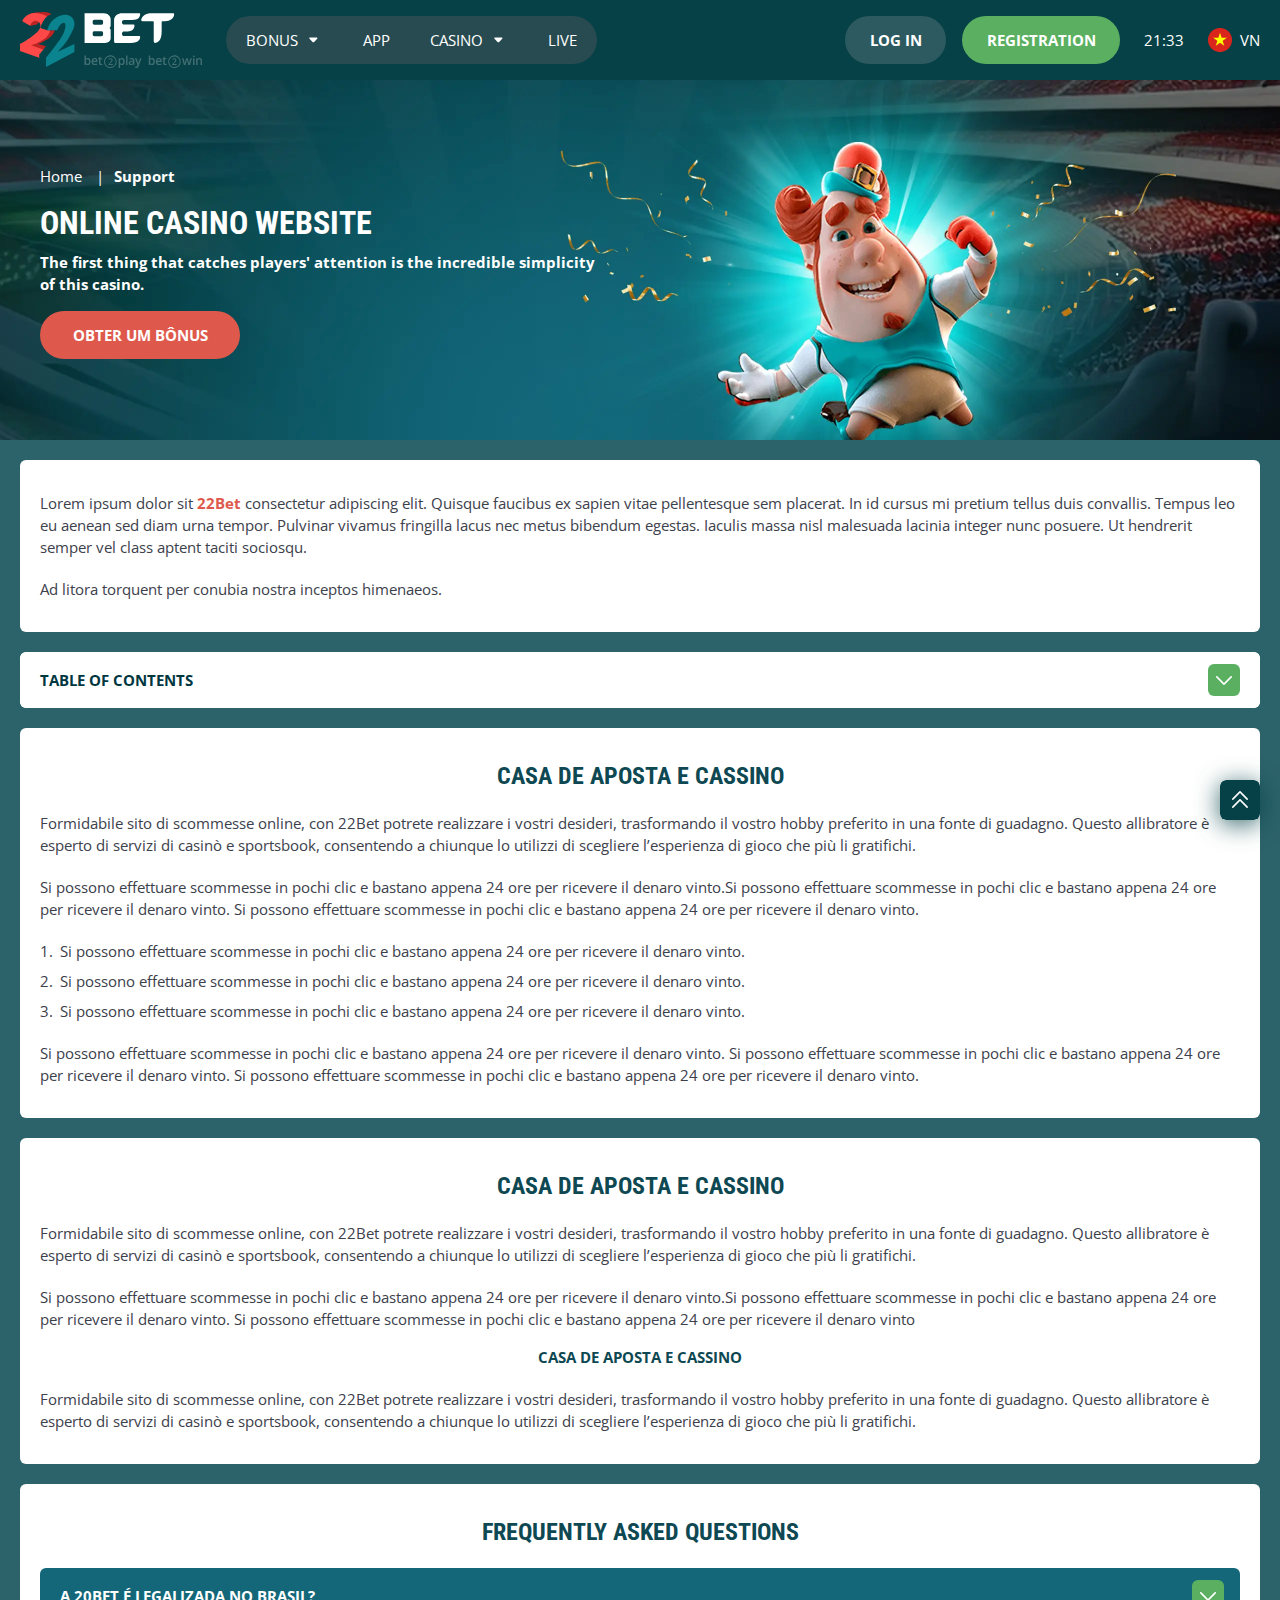
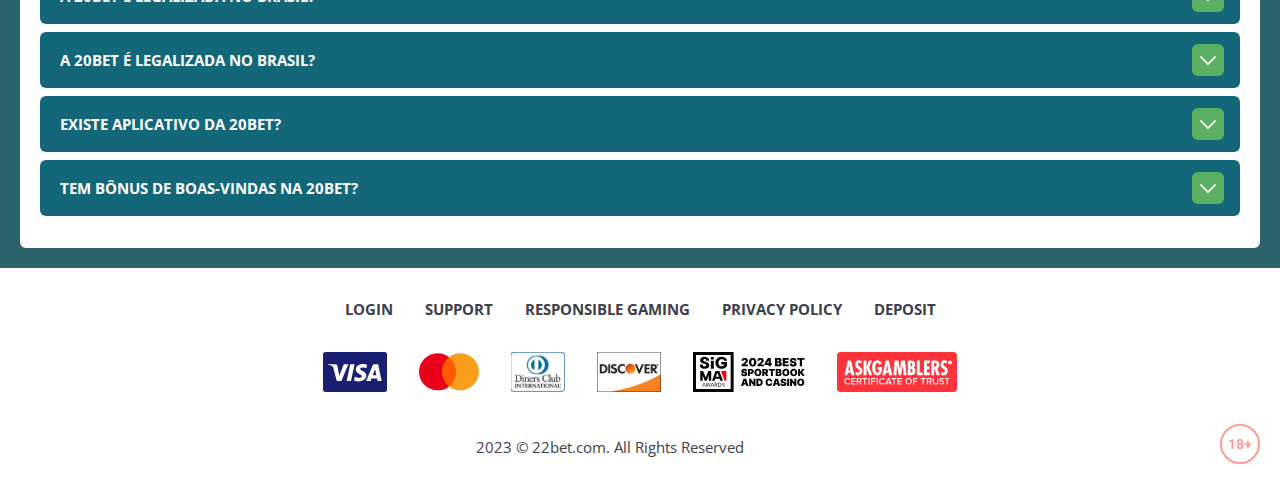
<file: support.html>
<!DOCTYPE html>
<html lang="vn">
  <head>
    <meta charset="UTF-8" />
   
    <meta name="viewport" content="width=device-width, initial-scale=1.0" />
    <title>22Bet </title>
    <meta name="description" content />
    <meta property="og:site_name" content />
    <meta property="og:title" content />
    <meta property="og:type" content="website" />
    <meta property="og:url" content />
    <meta property="og:image" content />
    <meta property="og:image:alt" content />
    <meta property="og:locale" content="vn" />
    <meta property="og:description" content />
    <link rel="preconnect" href="https://fonts.googleapis.com" />
    <link rel="preconnect" href="https://fonts.gstatic.com" crossorigin="anonymous" />
   <link href="https://fonts.googleapis.com/css2?family=Open+Sans:ital,wght@0,300..800;1,300..800&display=swap" rel="stylesheet">
<link href="https://fonts.googleapis.com/css?family=Roboto+Condensed&display=swap" rel="stylesheet">

   <link rel="stylesheet" href="./css/reset.css" />
    <link rel="stylesheet" href="./css/main.css" />
    <link rel="stylesheet" href="./css/media.css"/>
    <link rel="icon" href="./images/Group.png" type="image/x-icon"/>
    <script
    src="https://code.jquery.com/jquery-3.6.1.min.js"
    integrity="sha256-o88AwQnZB+VDvE9tvIXrMQaPlFFSUTR+nldQm1LuPXQ="
    crossorigin="anonymous"
  ></script>
  </head>
  <body>
    <header class="header">
      <section class="content header__content">
        <a href="./index.html" class="logo header__logo"
          ><img src="./images/logo.svg" alt="logo" title
        /></a>
        <button class="header__btn-menu" >
          <svg width="16px" height="16px" viewBox="0 0 16 16" xmlns="http://www.w3.org/2000/svg">
              <rect y="0" width="16" height="3" rx="1.5"></rect>
              <rect y="6.5" width="16" height="3" rx="1.5"></rect>
              <rect y="13" width="16" height="3" rx="1.5"></rect>
            </svg>
        </button>

          <nav class="menu header__menu">
            <ul class="header__menu-list">
                
              <li class="">
              <div class="header__menu-wrapper">
                <div class="js-button-expander js-button-expander--menu" >
                <a href="./bonus.html" >
                <span>Bonus</span>
              </a>
              </div>
              <div class="header__menu-wrap js-expand-content js-expand-content--menu">
                <ul >
                  <li>
                    <a href="./freeSpins.html">
                    <span>Free Spins</span>
                  </a></li>
                  <li><a href="./promoCode.html">
                    <span>Promo Code</span>
                  </a>
                </li>
                  <li><a href="./welcomeBonus.html">
                    <span>Welcome Bonus</span>
                  </a>
                </li>
                <li><a href="./vip.html">
                    <span>VIP</span>
                  </a>
                </li>
                </ul>
              </div>
              </div>
               <a href="./bonus.html" class="header__menu-item">
                <span>Bonus</span>
              </a>
            </li>
              <li>
                <a href="./app.html">
                 App
                </a>
              </li>
              
              <li class="">
              <div class="header__menu-wrapper">
                <div class="js-button-expander js-button-expander--menu" >
                <a href="./casino.html" >
                <span> Casino</span>
              </a>
              </div>
              <div class="header__menu-wrap js-expand-content js-expand-content--menu">
                <ul >
                  <li>
                    <a href="./slots.html">
                    <span>Slots</span>
                  </a></li>
                 
                </ul>
              </div>
              </div>
               <a href="./casino.html" class="header__menu-item">
                <span>Casino</span>
              </a>
            </li>
               <li>
                <a href="./live.html">
               Live
                </a>
              </li>
              <li>
                    <a href="./freeSpins.html">
                    <span>Free Spins</span>
                  </a></li>
                  <li><a href="./promoCode.html">
                    <span>Promo Code</span>
                  </a>
                </li>
                  <li><a href="./welcomeBonus.html">
                    <span>Welcome Bonus</span>
                  </a>
                </li>
                <li><a href="./vip.html">
                    <span>VIP</span>
                  </a>
                </li>
             <li>
                    <a href="./slots.html">
                    <span>Slots</span>
                  </a></li>
             
             
            </ul>
            <div class="header__button header__button-menu " >
              <a href="#" class="button  button__login-menu">log in</a>
              <a href="#" class="button button__menu">registration</a>
            </div>
           
          </nav>
            <a href="#" class="button button__login">log in</a>
            <a href="#" class="button button__singup">registration</a>
            <div id="clock" class="header__time">00:00</div>
            <a href="" class="header__flag">
                <span><img src="./images/flag.png" alt="flag" title /></span>
                <span>vn</span>
              </a>
      </section>
    </header>
     <main class="main home main-page">
        <section class=" hero hero__page">
           
            <div class="background ">
              <img src="./images/layout-images/bg-support.webp" alt="hero" title />
              
            </div>
            <div class="hero__wrapper hero__wrapper-page">
              <div class="hero__data hero__data-bonus">
                <ul
                class="breadcrumbs "
                
              >
                <li
                  
                >
                  <a href="#" >
                    <span >Home</span></a
                  >
                 
                </li>
                <li
                  
                >
                  <a href="#" > <span >Support</span></a>
                 
                </li>
              </ul>
                <h1 class="title general hero__title">
                  Online Casino Website
                </h1>
                 <p class="hero__text">The first thing that catches players' attention is the incredible simplicity of this casino.</p>
               
                <a href="#" class="button  hero__button ">Obter um Bônus</a>
               
              </div>
             
            </div>
          </section>
      <section class="main__wrap main__wrap-page">
       
       <section class="content__wrapper content__wrapper-page">

         
        
       
          <section class="content article">
            <p>
             Lorem ipsum dolor sit <a href="#">22Bet</a> consectetur adipiscing elit. Quisque faucibus ex sapien vitae pellentesque sem placerat. In id cursus mi pretium tellus duis convallis. Tempus leo eu aenean sed diam urna tempor. Pulvinar vivamus fringilla lacus nec metus bibendum egestas. Iaculis massa nisl malesuada lacinia integer nunc posuere. Ut hendrerit semper vel class aptent taciti sociosqu.
            </p>
            <p>
             Ad litora torquent per conubia nostra inceptos himenaeos.
            </p>
          </section>
        
        
              <section class="content menu-review__content">
              

            
                <div class="menu__review-desk menu__review-content">Table of Contents</div>
                <ul class="menu__review menu__review-list">
                  <li><a href="#">Casa de Aposta e Cassino</a></li>
                    <li><a href="#">Casa de Aposta e Cassino</a></li>
                      <li><a href="#">Casa de Aposta e Cassino</a></li>
                        <li><a href="#">Casa de Aposta e Cassino</a></li>
                          <li><a href="#">Frequently Asked Questions</a></li>
                 
                </ul>
             
          
          </section>
          
        
          <section class="content article">
            <h2 class="title high article__title">Casa de Aposta e Cassino</h2>
             
            <p>
             Formidabile sito di scommesse online, con 22Bet potrete realizzare i vostri desideri, trasformando il vostro hobby preferito in una fonte di guadagno. Questo allibratore è esperto di servizi di casinò e sportsbook, consentendo a chiunque lo utilizzi di scegliere l’esperienza di gioco che più li gratifichi.
            </p>
            <p>
             Si possono effettuare scommesse in pochi clic e bastano appena 24 ore per ricevere il denaro vinto.Si possono effettuare scommesse in pochi clic e bastano appena 24 ore per ricevere il denaro vinto. Si possono effettuare scommesse in pochi clic e bastano appena 24 ore per ricevere il denaro vinto.
            </p>
           <ol>
              <li>Si possono effettuare scommesse in pochi clic e bastano appena 24 ore per ricevere il denaro vinto.</li>
              <li>Si possono effettuare scommesse in pochi clic e bastano appena 24 ore per ricevere il denaro vinto.</li>
              <li>Si possono effettuare scommesse in pochi clic e bastano appena 24 ore per ricevere il denaro vinto.</li>
            </ol>
            <p>Si possono effettuare scommesse in pochi clic e bastano appena 24 ore per ricevere il denaro vinto. Si possono effettuare scommesse in pochi clic e bastano appena 24 ore per ricevere il denaro vinto. Si possono effettuare scommesse in pochi clic e bastano appena 24 ore per ricevere il denaro vinto.</p>
          </section>
         
         
           <section class="content article">
            <h2 class="title high article__title">Casa de Aposta e Cassino</h2>
            <p>Formidabile sito di scommesse online, con 22Bet potrete realizzare i vostri desideri, trasformando il vostro hobby preferito in una fonte di guadagno. Questo allibratore è esperto di servizi di casinò e sportsbook, consentendo a chiunque lo utilizzi di scegliere l’esperienza di gioco che più li gratifichi.</p>
            <p>Si possono effettuare scommesse in pochi clic e bastano appena 24 ore per ricevere il denaro vinto.Si possono effettuare scommesse in pochi clic e bastano appena 24 ore per ricevere il denaro vinto. Si possono effettuare scommesse in pochi clic e bastano appena 24 ore per ricevere il denaro vinto</p>
            <h3>Casa de Aposta e Cassino</h3>
            <p>Formidabile sito di scommesse online, con 22Bet potrete realizzare i vostri desideri, trasformando il vostro hobby preferito in una fonte di guadagno. Questo allibratore è esperto di servizi di casinò e sportsbook, consentendo a chiunque lo utilizzi di scegliere l’esperienza di gioco che più li gratifichi.</p>
           </section>

          <section class="content faq">
            <h2 class="title high faq__title">Frequently Asked Questions</h2>
            <ul class="faq__list " >
              <li class="faq__item"  >
                <h3 class="title medium faq__subtitle js-button-expander js-button-expander--faq"  >A 20Bet é legalizada no Brasil?
                 </h3>
                <div  class="faq__answer js-expand-content js-expand-content--faq" >
                  <p  >
                    Sim, a casa de apostas tem licença emitida por Curaçao, que é reconhecida no Brasil e a permite atuar por aqui.
                  </p>
                </div>
              </li>
              <li class="faq__item"  >
                <h3 class="title medium faq__subtitle js-button-expander js-button-expander--faq"  >A 20Bet é legalizada no Brasil?</h3>
                <div class="faq__answer js-expand-content js-expand-content--faq" >
                  <p  >
                    Sim, a casa de apostas tem licença emitida por Curaçao, que é reconhecida no Brasil e a permite atuar por aqui.
                  </p>
                </div>
              </li> 
              <li class="faq__item"  >
                <h3 class="title medium faq__subtitle js-button-expander js-button-expander--faq"  >Existe aplicativo da 20Bet?</h3>
                <div class="faq__answer js-expand-content js-expand-content--faq" >
                  <p  >
                   Sim, disponível para sistemas operacionais iOS e Android.
                  </p>
                </div>
              </li> 
              <li class="faq__item"  >
                <h3 class="title medium faq__subtitle js-button-expander js-button-expander--faq"  >Tem bônus de boas-vindas na 20Bet?</h3>
                <div class="faq__answer js-expand-content js-expand-content--faq" >
                  <p  >
                   O pacote especial para novos usuários da 20Bet paga 100% sobre o primeiro depósito, com limite de 600 BRL.
                  </p>
                </div>
              </li> 
             
            </ul>
          </section>
          
        </section> 
      
        <div class=""  onclick="scrollToTop()">
          <button class="main__arrow" id="scrollToTopBtn"></button>
        </div> 
        
      </section>
    </main> 
      <footer class=" footer ">
      <section class="content footer__content">
        <ul class="footer__menu">
         <li><a href="./login.html">Login</a></li>
         <li><a href="./support.html">Support</a></li>
         <li><a href="./responsible.html">Responsible Gaming</a></li>
         <li><a href="./policy.html">Privacy Policy</a></li>
         <li><a href="./deposit.html">Deposit</a></li>
        </ul>
       
          <ul class="footer__cards-list">
           
            <li>
              <a href="#"
                ><img src="./images/visa.svg" alt="cardvisa" title
              /></a>
            </li>
            <li>
              <a href="#"
                ><img
                  src="./images/mastercard.svg"
                  alt="mastercard"
                  title
              /></a>
            </li>
            <li>
                <a href="#"
                  ><img src="./images/diners.svg" alt="diners" title
                /></a>
              </li>
              <li>
                <a href="#"
                  ><img src="./images/discover.svg" alt="discover" title
                /></a>
              </li>
              <li>
                <a href="#"
                  ><img src="./images/sigma.svg" alt="sigma" title
                /></a>
              </li>
              <li>
                <a href="#"
                  ><img src="./images/ask.svg" alt="ask" title
                /></a>
              </li>
            
          </ul>
       
        <div class="footer__wrapp">
          <div class="footer__text">
           
            <p>2023 &copy; 22bet.com. All Rights Reserved
</p>
           
          </div>
          <div class="footer__age">
            <img src="./images/age.svg" alt="age" title />
          </div>
        </div>
      
      </section>
    </footer>
    <script src="./js/arrowUp.js" defer></script>
    <script src="./js/sidebar.js" defer></script>
    <script src="./js/expander.js" defer></script>
    <script src="./js/mobile-menu.js" defer></script>
    <script src="./js/clock.js" defer></script>
  </body>
</html>
</file>
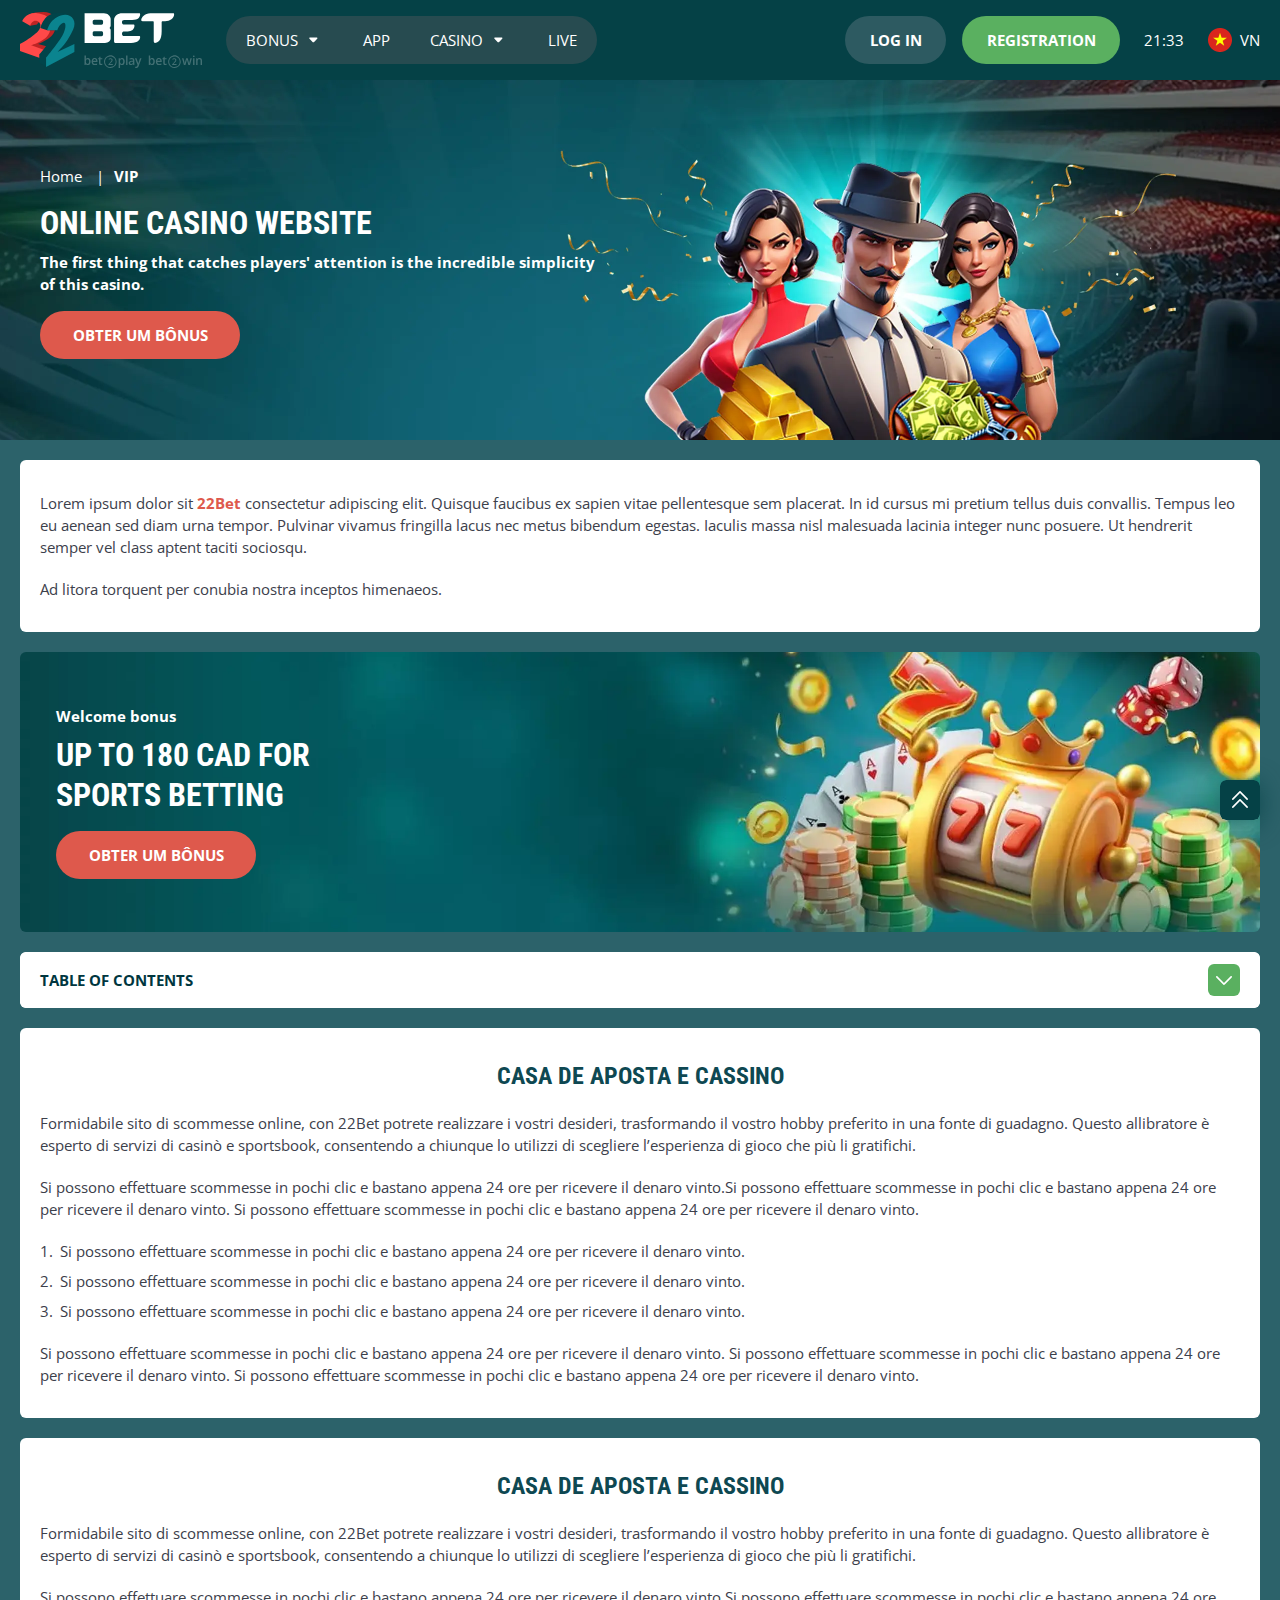
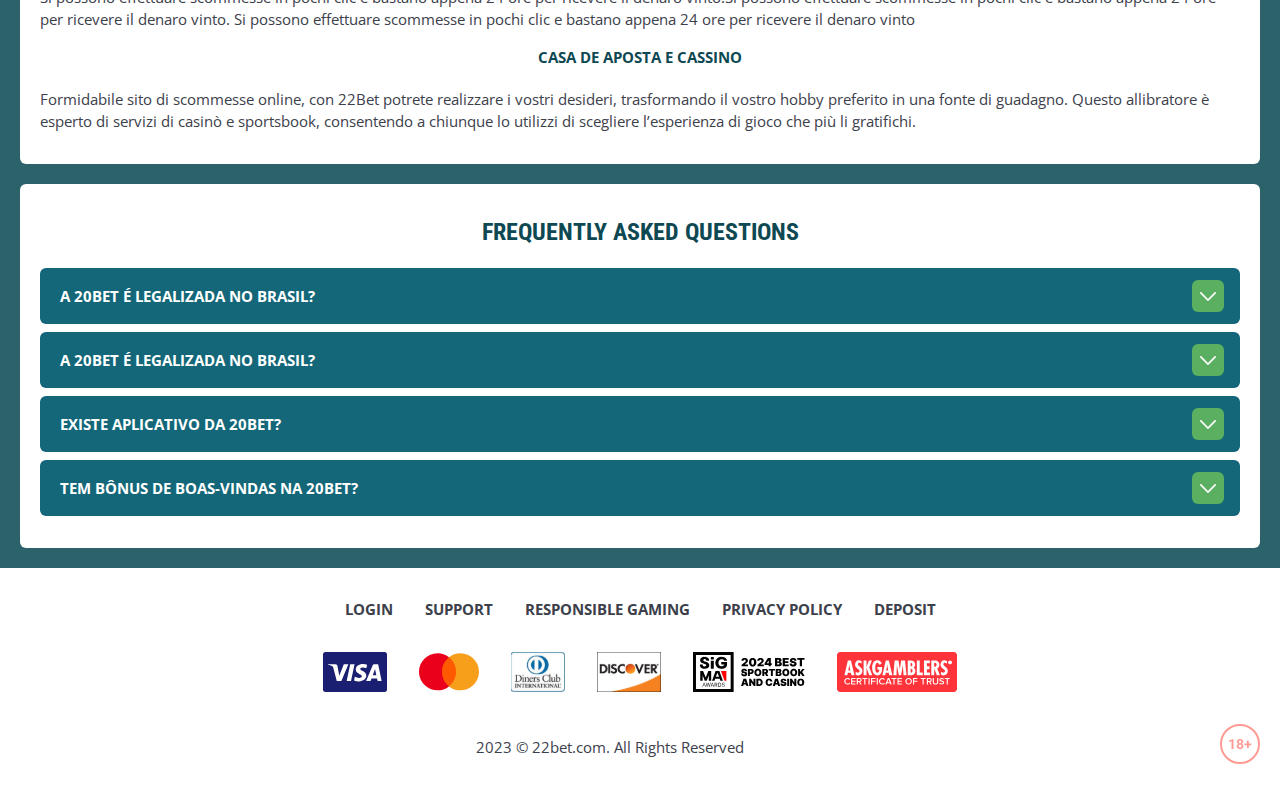
<file: vip.html>
<!DOCTYPE html>
<html lang="vn">
  <head>
    <meta charset="UTF-8" />
   
    <meta name="viewport" content="width=device-width, initial-scale=1.0" />
    <title>22Bet </title>
    <meta name="description" content />
    <meta property="og:site_name" content />
    <meta property="og:title" content />
    <meta property="og:type" content="website" />
    <meta property="og:url" content />
    <meta property="og:image" content />
    <meta property="og:image:alt" content />
    <meta property="og:locale" content="vn" />
    <meta property="og:description" content />
    <link rel="preconnect" href="https://fonts.googleapis.com" />
    <link rel="preconnect" href="https://fonts.gstatic.com" crossorigin="anonymous" />
   <link href="https://fonts.googleapis.com/css2?family=Open+Sans:ital,wght@0,300..800;1,300..800&display=swap" rel="stylesheet">
<link href="https://fonts.googleapis.com/css?family=Roboto+Condensed&display=swap" rel="stylesheet">

   <link rel="stylesheet" href="./css/reset.css" />
    <link rel="stylesheet" href="./css/main.css" />
    <link rel="stylesheet" href="./css/media.css"/>
    <link rel="icon" href="./images/Group.png" type="image/x-icon"/>
    <script
    src="https://code.jquery.com/jquery-3.6.1.min.js"
    integrity="sha256-o88AwQnZB+VDvE9tvIXrMQaPlFFSUTR+nldQm1LuPXQ="
    crossorigin="anonymous"
  ></script>
  </head>
  <body>
    <header class="header">
      <section class="content header__content">
        <a href="./index.html" class="logo header__logo"
          ><img src="./images/logo.svg" alt="logo" title
        /></a>
        <button class="header__btn-menu" >
          <svg width="16px" height="16px" viewBox="0 0 16 16" xmlns="http://www.w3.org/2000/svg">
              <rect y="0" width="16" height="3" rx="1.5"></rect>
              <rect y="6.5" width="16" height="3" rx="1.5"></rect>
              <rect y="13" width="16" height="3" rx="1.5"></rect>
            </svg>
        </button>

          <nav class="menu header__menu">
            <ul class="header__menu-list">
                
              <li class="">
              <div class="header__menu-wrapper">
                <div class="js-button-expander js-button-expander--menu" >
                <a href="./bonus.html" >
                <span>Bonus</span>
              </a>
              </div>
              <div class="header__menu-wrap js-expand-content js-expand-content--menu">
                <ul >
                  <li>
                    <a href="./freeSpins.html">
                    <span>Free Spins</span>
                  </a></li>
                  <li><a href="./promoCode.html">
                    <span>Promo Code</span>
                  </a>
                </li>
                  <li><a href="./welcomeBonus.html">
                    <span>Welcome Bonus</span>
                  </a>
                </li>
                <li><a href="./vip.html">
                    <span>VIP</span>
                  </a>
                </li>
                </ul>
              </div>
              </div>
               <a href="./bonus.html" class="header__menu-item">
                <span>Bonus</span>
              </a>
            </li>
              <li>
                <a href="./app.html">
                 App
                </a>
              </li>
              
              <li class="">
              <div class="header__menu-wrapper">
                <div class="js-button-expander js-button-expander--menu" >
                <a href="./casino.html" >
                <span> Casino</span>
              </a>
              </div>
              <div class="header__menu-wrap js-expand-content js-expand-content--menu">
                <ul >
                  <li>
                    <a href="./slots.html">
                    <span>Slots</span>
                  </a></li>
                 
                </ul>
              </div>
              </div>
               <a href="./casino.html" class="header__menu-item">
                <span>Casino</span>
              </a>
            </li>
               <li>
                <a href="./live.html">
               Live
                </a>
              </li>
              <li>
                    <a href="./freeSpins.html">
                    <span>Free Spins</span>
                  </a></li>
                  <li><a href="./promoCode.html">
                    <span>Promo Code</span>
                  </a>
                </li>
                  <li><a href="./welcomeBonus.html">
                    <span>Welcome Bonus</span>
                  </a>
                </li>
                <li><a href="./vip.html">
                    <span>VIP</span>
                  </a>
                </li>
             <li>
                    <a href="./slots.html">
                    <span>Slots</span>
                  </a></li>
             
             
            </ul>
            <div class="header__button header__button-menu " >
              <a href="#" class="button  button__login-menu">log in</a>
              <a href="#" class="button button__menu">registration</a>
            </div>
           
          </nav>
            <a href="#" class="button button__login">log in</a>
            <a href="#" class="button button__singup">registration</a>
            <div id="clock" class="header__time">00:00</div>
            <a href="" class="header__flag">
                <span><img src="./images/flag.png" alt="flag" title /></span>
                <span>vn</span>
              </a>
      </section>
    </header>
     <main class="main home main-page">
        <section class=" hero hero__page">
           
            <div class="background background-page">
              <img src="./images/layout-images/bg-vip.webp" alt="hero" title />
              
            </div>
            <div class="hero__wrapper hero__wrapper-page">
              <div class="hero__data hero__data-bonus">
                <ul
                class="breadcrumbs "
                
              >
                <li
                  
                >
                  <a href="#" >
                    <span >Home</span></a
                  >
                 
                </li>
                <li
                  
                >
                  <a href="#" > <span >VIP</span></a>
                 
                </li>
              </ul>
                <h1 class="title general hero__title">
                  Online Casino Website
                </h1>
                 <p class="hero__text">The first thing that catches players' attention is the incredible simplicity of this casino.</p>
               
                <a href="#" class="button  hero__button ">Obter um Bônus</a>
               
              </div>
             
            </div>
          </section>
      <section class="main__wrap main__wrap-page">
       
       <section class="content__wrapper content__wrapper-page">

         
        
       
          <section class="content article">
            <p>
             Lorem ipsum dolor sit <a href="#">22Bet</a> consectetur adipiscing elit. Quisque faucibus ex sapien vitae pellentesque sem placerat. In id cursus mi pretium tellus duis convallis. Tempus leo eu aenean sed diam urna tempor. Pulvinar vivamus fringilla lacus nec metus bibendum egestas. Iaculis massa nisl malesuada lacinia integer nunc posuere. Ut hendrerit semper vel class aptent taciti sociosqu.
            </p>
            <p>
             Ad litora torquent per conubia nostra inceptos himenaeos.
            </p>
          </section>
         
             
             <section class="content banner">
            <div class="background banner__background ">
              
              <img src="./images/layout-images/banner-vip.webp" alt="banner" title />
              
            </div>
            <div class="banner__info">
               <p class="banner__subtitle">Welcome bonus</p>
              <h2 class="title high banner__title-main">
                 
               up to 180 CAD
for sports betting
              </h2>
            
              <a href="#" class="button banner__button">Obter um Bônus</a>
            </div>
          </section>
        
              <section class="content menu-review__content">
              

            
                <div class="menu__review-desk menu__review-content">Table of Contents</div>
                <ul class="menu__review menu__review-list">
                  <li><a href="#">Casa de Aposta e Cassino</a></li>
                    <li><a href="#">Casa de Aposta e Cassino</a></li>
                      <li><a href="#">Casa de Aposta e Cassino</a></li>
                        <li><a href="#">Casa de Aposta e Cassino</a></li>
                          <li><a href="#">Frequently Asked Questions</a></li>
                 
                </ul>
             
          
          </section>
          
        
          <section class="content article">
            <h2 class="title high article__title">Casa de Aposta e Cassino</h2>
             
            <p>
             Formidabile sito di scommesse online, con 22Bet potrete realizzare i vostri desideri, trasformando il vostro hobby preferito in una fonte di guadagno. Questo allibratore è esperto di servizi di casinò e sportsbook, consentendo a chiunque lo utilizzi di scegliere l’esperienza di gioco che più li gratifichi.
            </p>
            <p>
             Si possono effettuare scommesse in pochi clic e bastano appena 24 ore per ricevere il denaro vinto.Si possono effettuare scommesse in pochi clic e bastano appena 24 ore per ricevere il denaro vinto. Si possono effettuare scommesse in pochi clic e bastano appena 24 ore per ricevere il denaro vinto.
            </p>
           <ol>
              <li>Si possono effettuare scommesse in pochi clic e bastano appena 24 ore per ricevere il denaro vinto.</li>
              <li>Si possono effettuare scommesse in pochi clic e bastano appena 24 ore per ricevere il denaro vinto.</li>
              <li>Si possono effettuare scommesse in pochi clic e bastano appena 24 ore per ricevere il denaro vinto.</li>
            </ol>
            <p>Si possono effettuare scommesse in pochi clic e bastano appena 24 ore per ricevere il denaro vinto. Si possono effettuare scommesse in pochi clic e bastano appena 24 ore per ricevere il denaro vinto. Si possono effettuare scommesse in pochi clic e bastano appena 24 ore per ricevere il denaro vinto.</p>
          </section>
         
         
           <section class="content article">
            <h2 class="title high article__title">Casa de Aposta e Cassino</h2>
            <p>Formidabile sito di scommesse online, con 22Bet potrete realizzare i vostri desideri, trasformando il vostro hobby preferito in una fonte di guadagno. Questo allibratore è esperto di servizi di casinò e sportsbook, consentendo a chiunque lo utilizzi di scegliere l’esperienza di gioco che più li gratifichi.</p>
            <p>Si possono effettuare scommesse in pochi clic e bastano appena 24 ore per ricevere il denaro vinto.Si possono effettuare scommesse in pochi clic e bastano appena 24 ore per ricevere il denaro vinto. Si possono effettuare scommesse in pochi clic e bastano appena 24 ore per ricevere il denaro vinto</p>
            <h3>Casa de Aposta e Cassino</h3>
            <p>Formidabile sito di scommesse online, con 22Bet potrete realizzare i vostri desideri, trasformando il vostro hobby preferito in una fonte di guadagno. Questo allibratore è esperto di servizi di casinò e sportsbook, consentendo a chiunque lo utilizzi di scegliere l’esperienza di gioco che più li gratifichi.</p>
           </section>

          <section class="content faq">
            <h2 class="title high faq__title">Frequently Asked Questions</h2>
            <ul class="faq__list " >
              <li class="faq__item"  >
                <h3 class="title medium faq__subtitle js-button-expander js-button-expander--faq"  >A 20Bet é legalizada no Brasil?
                 </h3>
                <div  class="faq__answer js-expand-content js-expand-content--faq" >
                  <p  >
                    Sim, a casa de apostas tem licença emitida por Curaçao, que é reconhecida no Brasil e a permite atuar por aqui.
                  </p>
                </div>
              </li>
              <li class="faq__item"  >
                <h3 class="title medium faq__subtitle js-button-expander js-button-expander--faq"  >A 20Bet é legalizada no Brasil?</h3>
                <div class="faq__answer js-expand-content js-expand-content--faq" >
                  <p  >
                    Sim, a casa de apostas tem licença emitida por Curaçao, que é reconhecida no Brasil e a permite atuar por aqui.
                  </p>
                </div>
              </li> 
              <li class="faq__item"  >
                <h3 class="title medium faq__subtitle js-button-expander js-button-expander--faq"  >Existe aplicativo da 20Bet?</h3>
                <div class="faq__answer js-expand-content js-expand-content--faq" >
                  <p  >
                   Sim, disponível para sistemas operacionais iOS e Android.
                  </p>
                </div>
              </li> 
              <li class="faq__item"  >
                <h3 class="title medium faq__subtitle js-button-expander js-button-expander--faq"  >Tem bônus de boas-vindas na 20Bet?</h3>
                <div class="faq__answer js-expand-content js-expand-content--faq" >
                  <p  >
                   O pacote especial para novos usuários da 20Bet paga 100% sobre o primeiro depósito, com limite de 600 BRL.
                  </p>
                </div>
              </li> 
             
            </ul>
          </section>
          
        </section> 
      
        <div class=""  onclick="scrollToTop()">
          <button class="main__arrow" id="scrollToTopBtn"></button>
        </div> 
        
      </section>
    </main> 
       <footer class=" footer ">
      <section class="content footer__content">
        <ul class="footer__menu">
         <li><a href="./login.html">Login</a></li>
         <li><a href="./support.html">Support</a></li>
         <li><a href="./responsible.html">Responsible Gaming</a></li>
         <li><a href="./policy.html">Privacy Policy</a></li>
         <li><a href="./deposit.html">Deposit</a></li>
        </ul>
       
          <ul class="footer__cards-list">
           
            <li>
              <a href="#"
                ><img src="./images/visa.svg" alt="cardvisa" title
              /></a>
            </li>
            <li>
              <a href="#"
                ><img
                  src="./images/mastercard.svg"
                  alt="mastercard"
                  title
              /></a>
            </li>
            <li>
                <a href="#"
                  ><img src="./images/diners.svg" alt="diners" title
                /></a>
              </li>
              <li>
                <a href="#"
                  ><img src="./images/discover.svg" alt="discover" title
                /></a>
              </li>
              <li>
                <a href="#"
                  ><img src="./images/sigma.svg" alt="sigma" title
                /></a>
              </li>
              <li>
                <a href="#"
                  ><img src="./images/ask.svg" alt="ask" title
                /></a>
              </li>
            
          </ul>
       
        <div class="footer__wrapp">
          <div class="footer__text">
           
            <p>2023 &copy; 22bet.com. All Rights Reserved
</p>
           
          </div>
          <div class="footer__age">
            <img src="./images/age.svg" alt="age" title />
          </div>
        </div>
      
      </section>
    </footer>
    <script src="./js/arrowUp.js" defer></script>
    <script src="./js/sidebar.js" defer></script>
    <script src="./js/expander.js" defer></script>
    <script src="./js/mobile-menu.js" defer></script>
    <script src="./js/clock.js" defer></script>
  </body>
</html>
</file>
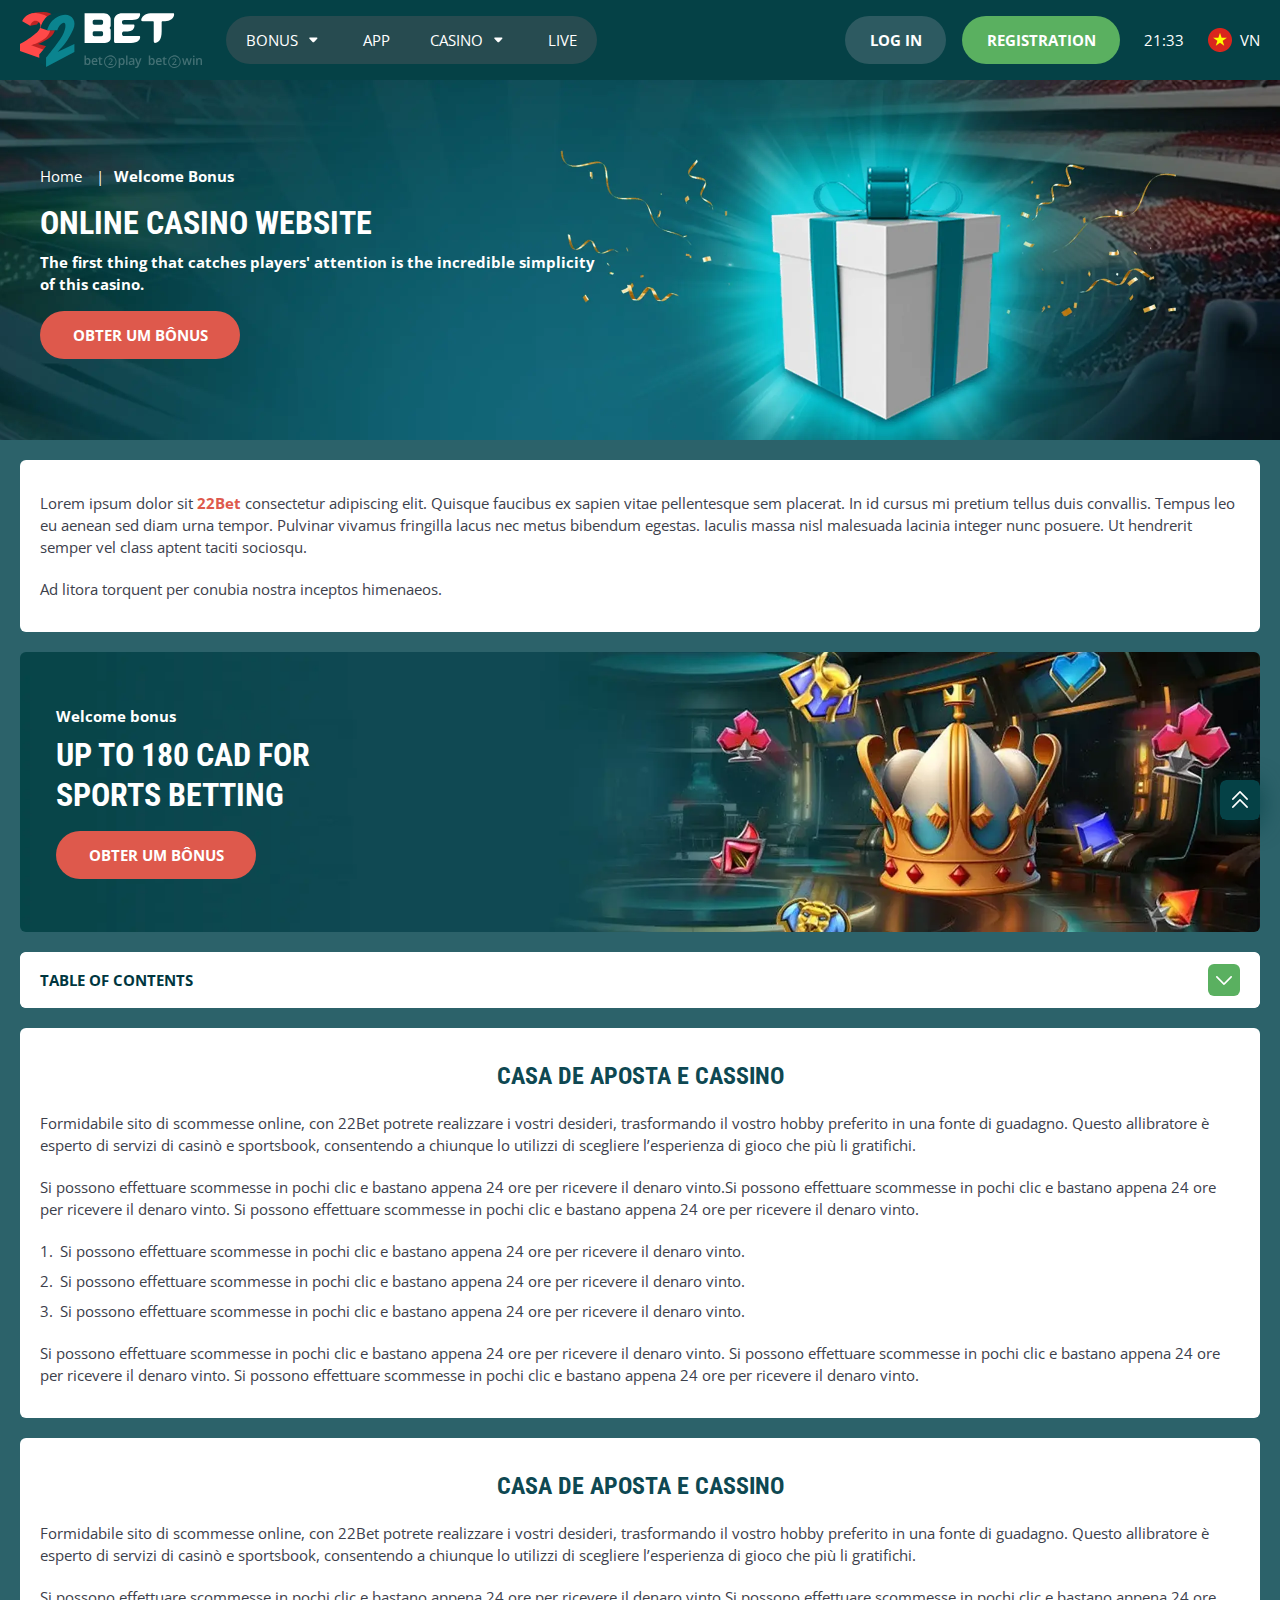
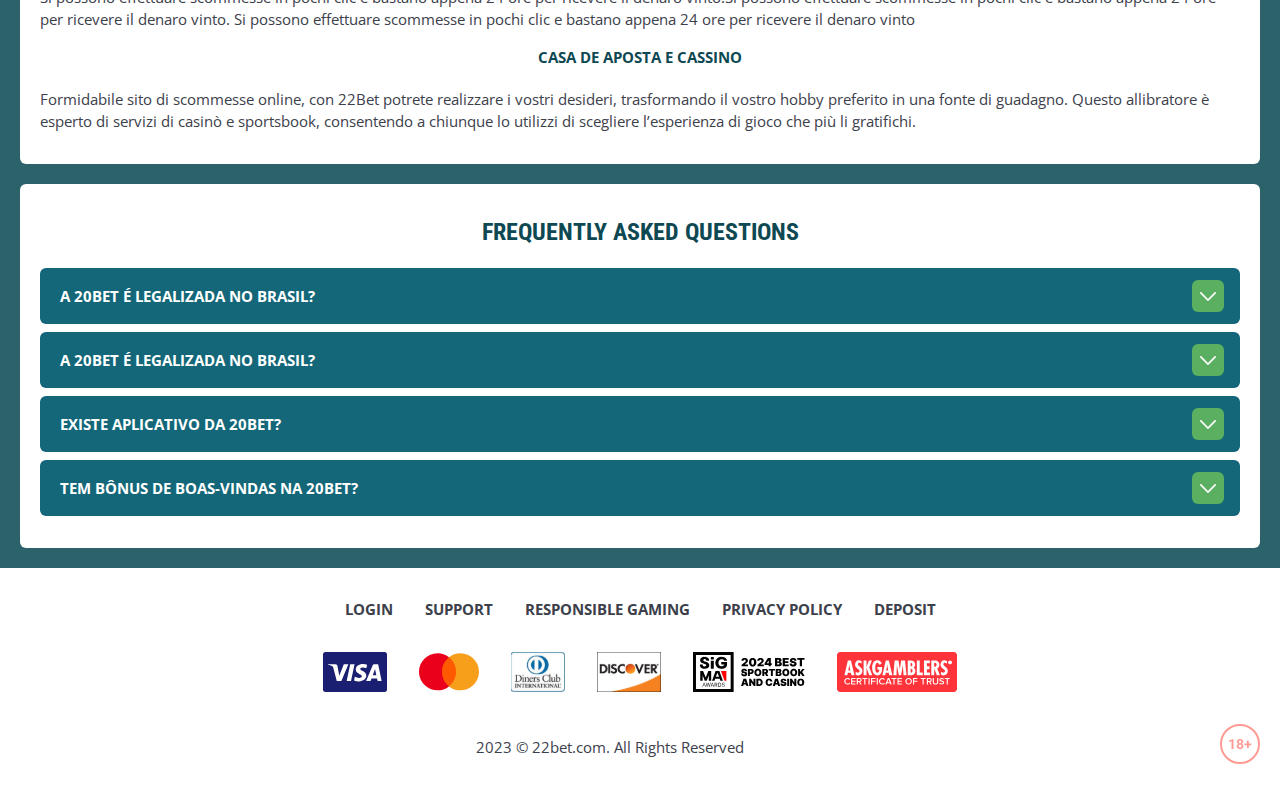
<file: welcomeBonus.html>
<!DOCTYPE html>
<html lang="vn">
  <head>
    <meta charset="UTF-8" />
   
    <meta name="viewport" content="width=device-width, initial-scale=1.0" />
    <title>22Bet </title>
    <meta name="description" content />
    <meta property="og:site_name" content />
    <meta property="og:title" content />
    <meta property="og:type" content="website" />
    <meta property="og:url" content />
    <meta property="og:image" content />
    <meta property="og:image:alt" content />
    <meta property="og:locale" content="vn" />
    <meta property="og:description" content />
    <link rel="preconnect" href="https://fonts.googleapis.com" />
    <link rel="preconnect" href="https://fonts.gstatic.com" crossorigin="anonymous" />
   <link href="https://fonts.googleapis.com/css2?family=Open+Sans:ital,wght@0,300..800;1,300..800&display=swap" rel="stylesheet">
<link href="https://fonts.googleapis.com/css?family=Roboto+Condensed&display=swap" rel="stylesheet">

   <link rel="stylesheet" href="./css/reset.css" />
    <link rel="stylesheet" href="./css/main.css" />
    <link rel="stylesheet" href="./css/media.css"/>
    <link rel="icon" href="./images/Group.png" type="image/x-icon"/>
    <script
    src="https://code.jquery.com/jquery-3.6.1.min.js"
    integrity="sha256-o88AwQnZB+VDvE9tvIXrMQaPlFFSUTR+nldQm1LuPXQ="
    crossorigin="anonymous"
  ></script>
  </head>
  <body>
    <header class="header">
      <section class="content header__content">
        <a href="./index.html" class="logo header__logo"
          ><img src="./images/logo.svg" alt="logo" title
        /></a>
        <button class="header__btn-menu" >
          <svg width="16px" height="16px" viewBox="0 0 16 16" xmlns="http://www.w3.org/2000/svg">
              <rect y="0" width="16" height="3" rx="1.5"></rect>
              <rect y="6.5" width="16" height="3" rx="1.5"></rect>
              <rect y="13" width="16" height="3" rx="1.5"></rect>
            </svg>
        </button>

          <nav class="menu header__menu">
            <ul class="header__menu-list">
                
              <li class="">
              <div class="header__menu-wrapper">
                <div class="js-button-expander js-button-expander--menu" >
                <a href="./bonus.html" >
                <span>Bonus</span>
              </a>
              </div>
              <div class="header__menu-wrap js-expand-content js-expand-content--menu">
                <ul >
                  <li>
                    <a href="./freeSpins.html">
                    <span>Free Spins</span>
                  </a></li>
                  <li><a href="./promoCode.html">
                    <span>Promo Code</span>
                  </a>
                </li>
                  <li><a href="./welcomeBonus.html">
                    <span>Welcome Bonus</span>
                  </a>
                </li>
                <li><a href="./vip.html">
                    <span>VIP</span>
                  </a>
                </li>
                </ul>
              </div>
              </div>
               <a href="./bonus.html" class="header__menu-item">
                <span>Bonus</span>
              </a>
            </li>
              <li>
                <a href="./app.html">
                 App
                </a>
              </li>
              
              <li class="">
              <div class="header__menu-wrapper">
                <div class="js-button-expander js-button-expander--menu" >
                <a href="./casino.html" >
                <span> Casino</span>
              </a>
              </div>
              <div class="header__menu-wrap js-expand-content js-expand-content--menu">
                <ul >
                  <li>
                    <a href="./slots.html">
                    <span>Slots</span>
                  </a></li>
                 
                </ul>
              </div>
              </div>
               <a href="./casino.html" class="header__menu-item">
                <span>Casino</span>
              </a>
            </li>
               <li>
                <a href="./live.html">
               Live
                </a>
              </li>
              <li>
                    <a href="./freeSpins.html">
                    <span>Free Spins</span>
                  </a></li>
                  <li><a href="./promoCode.html">
                    <span>Promo Code</span>
                  </a>
                </li>
                  <li><a href="./welcomeBonus.html">
                    <span>Welcome Bonus</span>
                  </a>
                </li>
                <li><a href="./vip.html">
                    <span>VIP</span>
                  </a>
                </li>
             <li>
                    <a href="./slots.html">
                    <span>Slots</span>
                  </a></li>
             
             
            </ul>
            <div class="header__button header__button-menu " >
              <a href="#" class="button  button__login-menu">log in</a>
              <a href="#" class="button button__menu">registration</a>
            </div>
           
          </nav>
            <a href="#" class="button button__login">log in</a>
            <a href="#" class="button button__singup">registration</a>
            <div id="clock" class="header__time">00:00</div>
            <a href="" class="header__flag">
                <span><img src="./images/flag.png" alt="flag" title /></span>
                <span>vn</span>
              </a>
      </section>
    </header>
     <main class="main home main-page">
        <section class=" hero hero__page">
           
            <div class="background background-page">
              <img src="./images/layout-images/bg-welcome.webp" alt="hero" title />
              
            </div>
            <div class="hero__wrapper hero__wrapper-page">
              <div class="hero__data hero__data-bonus">
                <ul
                class="breadcrumbs "
                
              >
                <li
                  
                >
                  <a href="#" >
                    <span >Home</span></a
                  >
                 
                </li>
                <li
                  
                >
                  <a href="#" > <span >Welcome Bonus</span></a>
                 
                </li>
              </ul>
                <h1 class="title general hero__title">
                  Online Casino Website
                </h1>
                 <p class="hero__text">The first thing that catches players' attention is the incredible simplicity of this casino.</p>
               
                <a href="#" class="button  hero__button ">Obter um Bônus</a>
               
              </div>
             
            </div>
          </section>
      <section class="main__wrap main__wrap-page">
       
       <section class="content__wrapper content__wrapper-page">

         
        
       
          <section class="content article">
            <p>
             Lorem ipsum dolor sit <a href="#">22Bet</a> consectetur adipiscing elit. Quisque faucibus ex sapien vitae pellentesque sem placerat. In id cursus mi pretium tellus duis convallis. Tempus leo eu aenean sed diam urna tempor. Pulvinar vivamus fringilla lacus nec metus bibendum egestas. Iaculis massa nisl malesuada lacinia integer nunc posuere. Ut hendrerit semper vel class aptent taciti sociosqu.
            </p>
            <p>
             Ad litora torquent per conubia nostra inceptos himenaeos.
            </p>
          </section>
         
             
             <section class="content banner">
            <div class="background banner__background ">
              
              <img src="./images/layout-images/banner-welcome.webp" alt="banner" title />
              
            </div>
            <div class="banner__info">
               <p class="banner__subtitle">Welcome bonus</p>
              <h2 class="title high banner__title-main">
                 
               up to 180 CAD
for sports betting
              </h2>
            
              <a href="#" class="button banner__button">Obter um Bônus</a>
            </div>
          </section>
        
              <section class="content menu-review__content">
              

            
                <div class="menu__review-desk menu__review-content">Table of Contents</div>
                <ul class="menu__review menu__review-list">
                  <li><a href="#">Casa de Aposta e Cassino</a></li>
                    <li><a href="#">Casa de Aposta e Cassino</a></li>
                      <li><a href="#">Casa de Aposta e Cassino</a></li>
                        <li><a href="#">Casa de Aposta e Cassino</a></li>
                          <li><a href="#">Frequently Asked Questions</a></li>
                 
                </ul>
             
          
          </section>
          
        
          <section class="content article">
            <h2 class="title high article__title">Casa de Aposta e Cassino</h2>
             
            <p>
             Formidabile sito di scommesse online, con 22Bet potrete realizzare i vostri desideri, trasformando il vostro hobby preferito in una fonte di guadagno. Questo allibratore è esperto di servizi di casinò e sportsbook, consentendo a chiunque lo utilizzi di scegliere l’esperienza di gioco che più li gratifichi.
            </p>
            <p>
             Si possono effettuare scommesse in pochi clic e bastano appena 24 ore per ricevere il denaro vinto.Si possono effettuare scommesse in pochi clic e bastano appena 24 ore per ricevere il denaro vinto. Si possono effettuare scommesse in pochi clic e bastano appena 24 ore per ricevere il denaro vinto.
            </p>
           <ol>
              <li>Si possono effettuare scommesse in pochi clic e bastano appena 24 ore per ricevere il denaro vinto.</li>
              <li>Si possono effettuare scommesse in pochi clic e bastano appena 24 ore per ricevere il denaro vinto.</li>
              <li>Si possono effettuare scommesse in pochi clic e bastano appena 24 ore per ricevere il denaro vinto.</li>
            </ol>
            <p>Si possono effettuare scommesse in pochi clic e bastano appena 24 ore per ricevere il denaro vinto. Si possono effettuare scommesse in pochi clic e bastano appena 24 ore per ricevere il denaro vinto. Si possono effettuare scommesse in pochi clic e bastano appena 24 ore per ricevere il denaro vinto.</p>
          </section>
         
         
           <section class="content article">
            <h2 class="title high article__title">Casa de Aposta e Cassino</h2>
            <p>Formidabile sito di scommesse online, con 22Bet potrete realizzare i vostri desideri, trasformando il vostro hobby preferito in una fonte di guadagno. Questo allibratore è esperto di servizi di casinò e sportsbook, consentendo a chiunque lo utilizzi di scegliere l’esperienza di gioco che più li gratifichi.</p>
            <p>Si possono effettuare scommesse in pochi clic e bastano appena 24 ore per ricevere il denaro vinto.Si possono effettuare scommesse in pochi clic e bastano appena 24 ore per ricevere il denaro vinto. Si possono effettuare scommesse in pochi clic e bastano appena 24 ore per ricevere il denaro vinto</p>
            <h3>Casa de Aposta e Cassino</h3>
            <p>Formidabile sito di scommesse online, con 22Bet potrete realizzare i vostri desideri, trasformando il vostro hobby preferito in una fonte di guadagno. Questo allibratore è esperto di servizi di casinò e sportsbook, consentendo a chiunque lo utilizzi di scegliere l’esperienza di gioco che più li gratifichi.</p>
           </section>

          <section class="content faq">
            <h2 class="title high faq__title">Frequently Asked Questions</h2>
            <ul class="faq__list " >
              <li class="faq__item"  >
                <h3 class="title medium faq__subtitle js-button-expander js-button-expander--faq"  >A 20Bet é legalizada no Brasil?
                 </h3>
                <div  class="faq__answer js-expand-content js-expand-content--faq" >
                  <p  >
                    Sim, a casa de apostas tem licença emitida por Curaçao, que é reconhecida no Brasil e a permite atuar por aqui.
                  </p>
                </div>
              </li>
              <li class="faq__item"  >
                <h3 class="title medium faq__subtitle js-button-expander js-button-expander--faq"  >A 20Bet é legalizada no Brasil?</h3>
                <div class="faq__answer js-expand-content js-expand-content--faq" >
                  <p  >
                    Sim, a casa de apostas tem licença emitida por Curaçao, que é reconhecida no Brasil e a permite atuar por aqui.
                  </p>
                </div>
              </li> 
              <li class="faq__item"  >
                <h3 class="title medium faq__subtitle js-button-expander js-button-expander--faq"  >Existe aplicativo da 20Bet?</h3>
                <div class="faq__answer js-expand-content js-expand-content--faq" >
                  <p  >
                   Sim, disponível para sistemas operacionais iOS e Android.
                  </p>
                </div>
              </li> 
              <li class="faq__item"  >
                <h3 class="title medium faq__subtitle js-button-expander js-button-expander--faq"  >Tem bônus de boas-vindas na 20Bet?</h3>
                <div class="faq__answer js-expand-content js-expand-content--faq" >
                  <p  >
                   O pacote especial para novos usuários da 20Bet paga 100% sobre o primeiro depósito, com limite de 600 BRL.
                  </p>
                </div>
              </li> 
             
            </ul>
          </section>
          
        </section> 
      
        <div class=""  onclick="scrollToTop()">
          <button class="main__arrow" id="scrollToTopBtn"></button>
        </div> 
        
      </section>
    </main> 
   <footer class=" footer ">
      <section class="content footer__content">
        <ul class="footer__menu">
         <li><a href="./login.html">Login</a></li>
         <li><a href="./support.html">Support</a></li>
         <li><a href="./responsible.html">Responsible Gaming</a></li>
         <li><a href="./policy.html">Privacy Policy</a></li>
         <li><a href="./deposit.html">Deposit</a></li>
        </ul>
       
          <ul class="footer__cards-list">
           
            <li>
              <a href="#"
                ><img src="./images/visa.svg" alt="cardvisa" title
              /></a>
            </li>
            <li>
              <a href="#"
                ><img
                  src="./images/mastercard.svg"
                  alt="mastercard"
                  title
              /></a>
            </li>
            <li>
                <a href="#"
                  ><img src="./images/diners.svg" alt="diners" title
                /></a>
              </li>
              <li>
                <a href="#"
                  ><img src="./images/discover.svg" alt="discover" title
                /></a>
              </li>
              <li>
                <a href="#"
                  ><img src="./images/sigma.svg" alt="sigma" title
                /></a>
              </li>
              <li>
                <a href="#"
                  ><img src="./images/ask.svg" alt="ask" title
                /></a>
              </li>
            
          </ul>
       
        <div class="footer__wrapp">
          <div class="footer__text">
           
            <p>2023 &copy; 22bet.com. All Rights Reserved
</p>
           
          </div>
          <div class="footer__age">
            <img src="./images/age.svg" alt="age" title />
          </div>
        </div>
      
      </section>
    </footer>
    <script src="./js/arrowUp.js" defer></script>
    <script src="./js/sidebar.js" defer></script>
    <script src="./js/expander.js" defer></script>
    <script src="./js/mobile-menu.js" defer></script>
    <script src="./js/clock.js" defer></script>
  </body>
</html>
</file>
<file: css/main.css>
html{
    -webkit-text-size-adjust: 100%;
    scroll-behavior: smooth;
  }
  
  body {
      display: block;
      position: relative;
      width: 100%;
      background: #2C626A;

      font-family: 'Open Sans', sans-serif;
      font-size: 15px;
      font-weight: 400;
      line-height: 22px;
      text-align: left;
      color: #3C404B;
      overflow-x: hidden;
    }
  
    
    .content {
      display: block;
      position: relative;
      width: 100%;
      max-width: 1020px;
      max-width: 100%;
      /* overflow: hidden; */
      border-radius: 6px;
      background: #ffffff;
      padding:32px 20px;
      margin: 0 auto 20px auto;
    }
    
    h1,
    h2,
    h3,
    h4,
    .title {
      display: block;
      position: relative;
      font-size: 32px;
      font-weight: 700;
      line-height: 40px;
      text-align: center;
      color: #ffffff;
    }
    
    h1,
    .title.general {
      text-transform: uppercase;
    }
    
    h2,
    .title.high {
      display: flex;
      align-items: center;
      justify-content: center;
      font-size: 24px;
      line-height: 32px;
      color: #0E4852;
      text-transform: uppercase;
      font-family: 'Roboto Condensed', sans-serif;
    
    }

    
    h3,
    title.medium {
      font-size: 15px;
      line-height: 22px;
      text-align: center;
      color: #0E4852;
      text-transform: uppercase;
    }
    
    article > *,
    .article > *,
    .desk > * {
      margin-top: 20px;
    }
    
    article > *:first-child,
    .article > *:first-child,
    .desk > *:first-child {
      margin-top: 0 !important;
    }
    
    article > h2,
    .article > h2,
    .desk > h2 {
      margin-top: 32px;
    }
    
    article > h3,
    .article > h3,
    .desk > h3 {
      margin-top: 16px;
    }
    
    .button {
      
      position: relative;
    display: inline-block;
      min-width: 200px;
      height: 48px;
      border-radius: 50px;
      background: #DE594C;

      overflow: hidden;
      font-size: 15px;
      font-weight: 700;
      line-height: 22px;
      text-align: center;
      text-decoration: none;
      text-transform: uppercase;
      color: #ffffff;
      white-space: nowrap;
      cursor: pointer;
      padding: 13px 24px;
      margin: 0 auto;
    
      transition: all 0.5s;
    }
    
    .button:hover {
      background: #2DB155;

    }
    
    
    .header,
    .main ,.footer {
      display: flex;
      position: relative;
      justify-content: space-between;
      align-items: center;
     
      max-width: 1440px;
      max-width: 100%;
      
      margin: 0 auto;
    }
    
    .background{
      display: block;
      position: absolute;
      bottom: 0;left: 0;
      height: 100%;
      width: 100%;
      overflow: hidden;
    }
    
    .background img{
      position: relative;
      width: 100%;height: 100%;object-fit: cover;
      
    }

    .background-page img{
      border-radius: 0;
    }
    
    .images img{
      border-radius: 6px;
      width: 100%;
      height: 100%;
      overflow: hidden;
      display: block;
    }

    .faq {
      overflow-anchor: none;
    }
    
    /* -------------------HEADER---------------- */
    .header {
      position: fixed;
      top: 0;
      left: 0;
      right: 0;
      width: 100%;
      z-index: 100;
      background: #054146;
      
    }
    
    .header__content {
      position: relative;
      display: flex;
      flex-direction: row;
      align-items: center;
      justify-content: space-between;
      max-width: 1300px;
      max-height: 80px;
      border-radius: 0;
      background: #054146;
      padding: 16px 30px;
      margin: 0 auto;
    }
    
    .logo {
      display: block;
      position: relative;
      flex: 0 0 182px;
      margin-right: 24px;
    }
    
    .logo img {
      display: block;
      position: relative;
      width: auto;
      max-height: 56px;
    }
    
    .logo:hover{
      transform: scale(1.1);
    }
    .header__menu {
      display: flex;
      white-space: nowrap;
      max-height: calc(100vh - 70px);
        scrollbar-width: none; 
  -ms-overflow-style: none; 
    
    }
    .header__menu::-webkit-scrollbar {
  display: none; 
}
    
    
    .header__menu-list {
      display: flex;
      justify-content: center;
      align-items: center;
      white-space: nowrap;
      flex: 1 1 auto;
      
     background: #274B50;
      border-radius: 50px;
     


    }
    .header__menu-list li {
      display: block;
      padding:  13px 20px;
    }
    
    .header__menu-list li a {
      display: inline-flex;
      position: relative;
      align-items: center;
      font-weight: 400;
      font-size: 15px;
      line-height: 22px;
      text-transform: uppercase;
      color:#FFFFFF;
      transition: all 0.5s;
     
    }
    
    .header__menu-list li:hover {
     background: #3D5D62;
border-radius: 50px;
      
    }
    
    .menu a{
      display: none;
    }
    
  
    span {
      display: inline-block;
    }
    
    .header__menu-list a img,
    .header__flag img {
      width: 24px;
      height: 24px;
      vertical-align: middle;
    }
    
    /* .header__menu-list a span:last-child {
      margin-left: 16px;
    } */
    
    .header__flag span:first-child {
      flex: 0 1 24px;
      margin-right: 8px;
      
    }

    .header__menu-wrap {
    display: none;
    display: block;
    position: absolute;
    left: 0;
    top: 55px;
    min-width: 120px;
    height: auto;
    background: #102C30;
    border-radius: 6px;
    padding: 8px 16px;
    z-index: 100;
    overflow-y: hidden;
}

.header__menu-wrap ul{
  display: flex;
  flex-direction: column;
  gap: 8px;
}
.header__menu-wrap ul li{
  padding: 0;
}

.header__menu-wrap ul li:hover{
  background: none;
  
}
.header__menu-list li:first-child a ,.header__menu-list li:nth-child(3) a{
    position: relative;
    padding-right: 25px;
}

.header__menu-list .header__menu-item {
    display: none;
}

.header__menu-list li:first-child .header__menu-item {
    padding-left: 0;
}


.header__menu-list > li {
  position: relative;
}

.header__menu-wrap ul li:nth-last-child(-n+4){
  display: block;
}

.header__menu-list li:nth-last-child(-n+5) {
    display: none;
}

.header__menu-list li .header__menu-wrap ul li a{
  color:#FFFFFF !important;
  padding-right: 12px;
}

.header__menu-list li .header__menu-wrap ul li a:hover{
text-decoration: underline !important;
}

.header__menu-list li .header__menu-wrap ul li a::after{
  display: none;
}

.header__menu-wrap.js-expand-content.expanded {
  height: auto;
}
.header__menu-list li:first-child a::after, .header__menu-list li:nth-child(3) a::after{
  content: '';
  display: block;position: absolute;
  width: 20px;height: 20px;
  right: 0;
  top: 50%;
  transform: translateY(-50%);
  background: url(../images/menu-arrowDown.svg) no-repeat center center / contain;
  transition: transform 0.5s ease;
}

.header__menu-list li:first-child.active a::after,.header__menu-list li:nth-child(3).active a::after{
transform: translateY(-50%) rotate(180deg);
}

.header__menu-list li:first-child:hover a::after,.header__menu-list li:nth-child(3):hover a::after{
transform: translateY(-50%) rotate(180deg);
}

li.active .header__menu-wrap{
display: flex;
  gap: 8px;
}
    .header__flag {
      display: flex
;
    align-items: center;
      margin-left: 24px;
      color:#ffffff;
      text-transform: uppercase;
    }

    .button__login{
        margin-left: auto;
    }

    .button__login{
      line-height: 22px;
        min-width: 101px;
       background: #2D5A61;
        padding: 13px 24px;
        margin: 0 16px 0 auto;
    }
    
 .button__singup{
  line-height: 22px;
  min-width: 158px;
  padding: 13px 24px;
  background: #5AB060;

    margin: 0;
 }

 .button__singup:hover{
  background: #185A61;
 }
    .header__time{
        color:#FFFFFF;
        position: relative;
        margin-left: 24px;
    }

   
    .button__login:hover {
      background: #2DB155;
    }
    
    .header__btn-menu{
      display: block;
      flex: 0 1 auto;
      min-width: 0;
      border:1px solid #ffffff; 
      border-radius: 10px;
      background: #054146;

      padding: 12px;
      margin-left: 12px;
      order: 3;
     
      
    }
    
    
    svg {
      position: relative;
      fill: #ffffff;
      line-height: 1;
      vertical-align: 1;
    }
    
     
    
     
    
    
    /* ------------------ MAIN------------- */
    .main.home{
      display: flex;
     
    }
    
    .main__wrap {
      display: flex;
      position: relative;
      flex: 1 1 100%;
      justify-content: center;
      align-items: stretch;
      max-width: 1300px;
      padding: 20px 30px;
      margin: 0 auto;
    }
    
    
    
   
    .menu__review-content::after {
      content: "";
      position: absolute;
      right: 20px;
      top:50%;
      transform: translateY(-50%);
      width: 32px;
      height: 32px;
     background: url(../images/faq-arrowDown.svg) no-repeat center center / contain;
      transition:  all 0.5s;
    }

   
    
   
    
    .menu__review-content.active::after {
      transform: translateY(-50%) rotate(180deg);
    }
    
    .menu-review__content{
     overflow: hidden;
      padding: 0;
      margin-bottom: 20px;
      
      
    }
  
    .menu__review-content{
      position: relative;
      padding:17px 60px 17px 20px;
      color: #00363F;
      font-weight: 700;
      border-radius: 6px;
      text-transform: uppercase;
  background: #ffffff;



    }

    
    .menu__review-content.active{
      border-bottom: 2px solid #136779;
      border-radius: 6px 6px 0  0;
    }
    
    .menu__review li a {
     color: #3C404B;
      position: relative;
      white-space: nowrap;
    }
  
    .menu__review li:hover a{
      color: #DE594C;
      font-weight: 700;
      font-size: 15px;
      
    }

    .menu__review li:hover{
      /* border-left: 2px solid #054146; */
     
    }
   
   
     
    .menu__review.active{
      display: block;
      background: #ffffff;
      border-radius: 0 0 6px 6px;
    }
    .menu__review-list{
      padding: 0;
    }
    .menu__review-list li{
      padding: 8px 16px;
    }
    .content__wrapper {
      
    
      flex: 0 1 100% ;
    }

    
  
      
    /* -----------hero ----------- */
    .content__wrapper{
      position: relative;
       
     
    
    }
    
    .hero{
      padding: 0;
      min-height: 360px;
      display: flex;
      background:none;
  
      align-items: center;
      padding: 24px 24px 24px 0;
  }
    
    .hero__wrapper {
     
      display: flex;
      align-items: center;
     
    }
    
  
    .hero__data{
    display: block;
      position: relative;
        max-width: 610px;
      padding: 12px; 
    }
    
    .hero__title{
      margin-bottom: 8px;
      text-align: start;
      font-family: 'Roboto Condensed', sans-serif;
      
    }
  
    .hero__data p{
      color:#ffffff;
      font-weight: 700;
      text-transform: none;
      margin-bottom: 16px;
    }
    
    
    .hero__rating {
      display: flex;
      font-weight: 700;
      align-items: center;
      text-transform: uppercase;
      color:#ffffff;
      margin-bottom: 8px;
    }
    
    .hero__rating p{
       text-transform: uppercase;
     margin-right: 10px;
     margin-bottom: 0;
    
     
    }
    .hero__button{
      display: inline-block;
    
      
      
      
      
    }

    .hero__data  li:nth-child(1) span{
      font-weight: 400;
      padding-left: 0;
    }
    .hero__data span{
      font-size: 15px;
      font-weight: 700;
      line-height: 18px;
     
        color:#FFFFFF;
        white-space: nowrap;
    }

    
    
   .hero__data .hero__span{
      font-weight: 400;
      font-size: 12px;line-height: 18px;
      color:#ffffff;
    }
    
    
    
 

/* ------------features------ */

.features__wrap {
  display: flex;
  gap:20px;
}
.features__list,
.features__table {
  width: calc(50% - 10px);
  
  border-radius: 6px;
  

}

.features__title{
  margin-bottom: 16px;

}

.features__list li {
  display: flex;
  gap: 8px;
  position: relative;
   padding: 8px 16px ;
}

/* .features__list li + li,
.features__table tr + tr {
  margin-top: 8px;
} */

.features__table tr,.features__list li{
background: #136779;

border-radius: 6px;
  color:#ffffff;
}

.features__table tr + tr,.features__list li + li{
  margin-top: 0px;
}
.features__table {
border-collapse: separate;
display: flex;
width: 100%;
gap: 20px;
}

.features__table tbody{
  width: 100%;
  display: grid;
  grid-template-columns: repeat(3,1fr);
  gap: 16px;
}

.features__table tr {
  font-weight: 700;
  display: flex;
  text-align: center;
  flex-direction: column;
  padding:  16px 24px;
  
}

.features__table tr td:last-child{
  font-weight: 400;
  
}

.features__table tr td:first-child{
  font-weight: 700;
  text-transform: uppercase;
  color: #ffffff;
 
}

.features__table td {
  width: 100%;
}



/* -------------banner---------------- */

.banner {
  display: flex;
  align-items: center;
  justify-content:flex-start;
  overflow: hidden;
  width: 100%;
  min-height: 280px;
  padding:  20px;
  background: transparent;
    border-radius: 6px;
    margin-bottom: 20px;

  
}

.banner__info {
  display: flex;
 
  flex-direction: column;
  align-items: flex-start;
  position: relative;
  max-width: 500px;
  
  text-align: center;
 
  border-radius: 20px;
  padding: 16px;
}

.banner .banner__title-main {
  flex-direction: column;
  align-items:flex-start;
  width: auto;
  font-family: 'Roboto Condensed', sans-serif;
  font-weight: 700;
  line-height: 40px;
  font-size: 32px;
  width: 60%;
  color: #FFFFFF;
  text-align: left;
  text-transform: uppercase;
  margin-bottom: 16px;
  padding-left: 0;
  padding-right: 0;
  border-left: none;
}

.banner .banner__title::after,.banner .banner__title-main::before, .banner .banner__title-main::after {
  display: none;
  
}

.banner__subtitle{
  position: relative;
  color: #FFFFFF;
  font-size: 15px;
  line-height: 22px;
  font-weight: 700;
  text-align: left;
  text-transform: none;
  
  margin-bottom: 8px;
  
}



.banner__button {
  
 margin-left:0;
}



   
        /* ----------------review------------- */
    
      
        .article {
          display: flex;
          flex-direction: column;
        }
        .article ul li{
          position: relative;
          padding-left: 15px;
          
        }
    
        .article ul li + li,.article ol li + li{
          margin-top: 8px;
        }
    
        .article ul li::before{
          content:'';
          position: absolute;
          left: 0;
          top:50%;
          transform: translateY(-50%);
          width: 6px;height: 6px;
          border-radius: 50%;
          background:#3C404B;
        }

        .article-page ul li::before{

          background:#054146;
        }

       

       
    
    
        .article  .button{
          margin: 20px auto 0 0;
          

        }

        .article__background .article__button:hover{
          background: #2E9344;

        }
  
    

        .article a:not(.button){
            color:#DE594C; 
            font-weight: 700;
        }

        /* для нумерованного списка */

.article ol {
  counter-reset: ol;
  position: relative;
  
}

.article ol li {
  counter-increment: ol; 
  position: relative; 
  padding-left: 20px;}

.article ol li::before {
  content: counter(ol) "."; 
  display: inline-block;
  position: absolute;
  font: inherit;
  font-weight: 400;
  color: inherit;
  left: 0;
  
}
/*  */
    
        /* ------------sidebar-right----------- */
    
        .menu__casino{
          display: flex;
          flex-wrap: wrap;
          gap:8px;
          align-items: center;
          padding: 8px;
        }
    
        .menu__casino li a{
          border-radius: 10px;
          overflow: hidden;
        }
  
        .menu__casino li a img{
          display: block;
          border-radius: 12px;
        }
    
    
        .main__sidebar-right{
          margin-bottom: 0;
        }
      /* --------------rating------------------- */
      .ratings__list {
  display: flex;

  flex-wrap: wrap;
  gap: 20px;
  display: grid;
  grid-template-columns: repeat(6,1fr);
}

.ratings__list li {
  position: relative;
  display: flex;
  justify-content: center;
  flex-direction: column;
  width: 100%;

  color: #ffffff;
}

.ratings__content {
  display: flex;
  flex-direction: column;
  gap: 4px;
  margin-bottom: 16px;
  margin-top: 16px;
}

.ratings__info {
  display: flex;
  flex-direction: column-reverse;
  justify-content: center;
  align-items: center;
  font-size: 15px;
  line-height: 22px;
  font-weight: 400;
 background: #ECF5F8;

  border-radius: 6px;
  color: #185A61;
  text-transform: uppercase;
  gap: 8px;
  padding: 16px 20px ;
}

.ratings__list p {
  font-size: 15px;
  line-height: 22px;
  font-weight: 700;
  text-transform: uppercase;
 text-align: center;
  color: #185A61;
}

.ratings__img {
  display: flex;
  gap: 4px;
}

.ratings__img img {
  width: 32px;
  height: 32px;
}




.ratings__data span:first-child {
  font-weight: 700;
}

    /* ----------faq----------------------- */
    
    .faq__subtitle {
      position: relative;
      font-weight: 700;
      font-size: 15px;
      line-height: 22px;
      text-align: left;
      color: #ffffff;
 background: #136779;

      border-radius: 6px;
      text-transform: uppercase;
      cursor: pointer;
      padding: 17px 56px 17px 20px;
    }
    
    
  
    .faq__title{
      margin-bottom: 20px;
    }
    
    .faq__subtitle::after {
      content: "";
      display: block;
      position: absolute;
      top: 50%;
      transform: translateY(-50%);
      right: 16px;
      width: 32px;
      height: 32px;
      background: url(../images/faq-arrowDown.svg) no-repeat center center / contain;
      transition: transform 0.3s ease-in-out;
    }
    
    .faq__subtitle.active::after {
     
      transform: translateY(-50%) rotate(180deg); 
    }
    
    .faq__item{
      position: relative;
      
    }
    
    .faq__item + .faq__item{
      margin-top: 8px;
    }
    .faq__subtitle.active {
    
    border-bottom: 1px solid #FFFFFF;
 border-radius: 6px 6px 0 0;
      
    }
    
    .faq__answer {
      position: relative;
    
background: #136779;

      color: #ffffff;
      border-top: none;
     border-radius:0 0 6px 6px;
      padding:12px 20px;
      
    }
    
    .js-expand-content {
      display: none;
      overflow: hidden;
    }
    
    .js-expand-content.expanded {
      height: 100%;
    }
    
    
    /* ---------main__arrow------ */
    .main__arrow {
      display: block;
      position: fixed;
      width: 40px;
      height: 40px;
      right: 20px;
      bottom: 80px;
      box-shadow: 0px 4px 25px 0px #054146CC;

    overflow: hidden;
    border-radius: 6px;
      background: url(../images/ArrowUp.svg) no-repeat center center / contain;
      z-index: 100;
  
      
  }

  .content:last-child{
    margin-bottom: 0;
  }
    
    /* ------------footer----------------- */
    .footer{
       display: flex;
      position: relative;
     
      background: #ffffff;
       
      
    }
    
    .footer__content{
      display: flex
;
    flex-direction: column;
    align-items: center;
      gap:32px;
      max-width: 1280px;
      padding: 30px 20px;
      /* padding: 30px 10px 10px 30px; */
      background: transparent;
      margin-bottom: 0;
      
    }
    .footer__menu{
      display: flex;
      justify-content:center;
      gap: 32px;
      flex-wrap: wrap;
    }
    
   

    .footer__menu li a{
      font-weight: 700;text-transform: uppercase;
        position: relative;
        color:#3C404B;
        transition: all 0.5s;
    
    }

    .footer__menu li:hover a{
color: #5AB060;
    }
    .footer__info{
        position: relative;
    }

    
    .footer__info a{
     
      color: inherit;
    
    } 
    
    .footer__cards-list {
      display: flex;
      flex-wrap: wrap;
      align-content: center;
      justify-content: center;
      align-items: center;
      gap:32px;
      
    }
    
    
    
    .footer__cards-list li img {
      width: 100%;
      
      height: auto;
      display: block;
    }

    .footer__cards-list li{
      transition:  all 0.5s;
    }
    .footer__cards-list li:hover{
      transform: scale(1.1);
    }
    
    .footer__text{
      text-align: center;
      margin-left: auto;
      margin-right: auto;
      
    }
    
    .footer__text p{
      color: #3C404B;
      font-size: 15px;
      font-weight: 400;
      line-height: 22px;
    }
    
    .footer__text p + p {
      margin-top: 8px;
    }
    
    .footer__wrapp{
      display: flex;
      width: 100%;
      flex-direction: row;
      justify-content: space-between;
      align-items: center;
      gap: 20px;
    }
    
    
    
    .footer__age img{
     max-width: 40px;
     max-height: 40px;
    }
    
    .footer__information{
      display: flex;
      justify-content: center;
    }
    
    .footer__information li + li{
      margin-left: 24px;
    }

    .footer__copy{
color: #0B3338;
font-size: 14px;
line-height: 16.41px;
text-align: center;
    }
    
/* --------------bonus page------------- */


    .breadcrumbs {
      display: flex;
      text-align: center;
      margin-bottom: 8px;
      white-space: nowrap;
    }
    
    .breadcrumbs li:not(:last-child) a {
      padding-left: 0;
    }
    
    .breadcrumbs li a span{
      /* font-weight: 400; */
      color: #ffffff;
      padding: 10px;
    }
    
    .breadcrumbs li:first-child a:hover span{
      color: #EB5851;
    }
    
    .breadcrumbs li:last-child a {
      font-weight: 400;
      cursor: default;
    }
    
    .breadcrumbs > li:not(:last-child):after {
      content: "|";
      position: relative;
      color: #ffffff;
      
    }
    
    .main-page.home{
   
      padding-top: 80px;
      display: block;
    }
    
    .main__wrap-page{
      justify-content: flex-start
    }
    
    .home .hero__page{
     
      position: relative;
        width: 100vw;
        display: flex
    ;
        justify-content: start;
        align-items: center;
        background: linear-gradient(to right, rgba(23, 25, 35, 0.8) 100%, rgba(23, 25, 35, 0.6) 40%, rgba(23, 25, 35, 0.2) 70%, rgba(23, 25, 35, 0.8) 80%);
        padding-top: 24px;
        padding-bottom: 24px;
        padding-left: calc(50% - 620px);
        padding-right: calc(50% - 600px);
       
    }

    .hero__data-page{
      max-width: 600px;
      padding: 32px;
    }
    
    .hero__data .hero__text-page{
      font-size: 15px;
      text-transform: none;
      margin-bottom: 32px;

    }

    
    
    .content__wrapper-page{
      top:0;
    }
    
    .content.bonuses {
      padding: 0;
      background: none;
    }
    
    .bonuses__list {
  
      gap: 20px;
      display: grid;
      grid-template-columns: repeat(2, 1fr);}

            
    
    .bonuses__item {
      background: #DCE6EA;
   
      border-radius: 6px;
      padding: 0;
      overflow: hidden;
    }
    
    .bonuses__item > * {
      position: relative;
    }
    
    .bonuses__item + .bonuses__item {
      margin-top: 0;
    }
    
    .bonuses__item:before {
      display: none;
    }
    
    
    .bonuses__img img {
      display: block;
      width: 100%;
    }
    
    .bonuses__desc {
      margin-top: -36px;
      padding: 0 33px 24px;
    }
    
    .bonuses__desc .wrap {
      background-color: #fff;
      border-radius: 3px;
      color: #3C404B;
      box-shadow: 0px 4px 25px 0px #054146CC;
      padding: 48px 16px 24px;
      text-align: center;
    }
    
    .bonuses__icon {
      background-color: #fff;
      width: 80px;
      height: 80px;
      border-radius: 50%;
      position: absolute;
      top: -40px;
      left: 0;
      right: 0;
      margin: auto;
     
      display: flex;
      
      align-items: center;
      
      justify-content: center;
    }
    
    .title.bonuses__title {
      flex-direction: column;
      color: #185A61;
      font-size: 24px;
      line-height: 32px;
      border: none;
      
      padding-left: 0;
      position: relative;
    }
  
    
    .bonuses__text {
      margin-top: 16px;
      color: #1A2930;
    }
    
    .bonuses__text p {
      margin-top: 0;
      color:#3C404B;
    }
    
    .bonuses__buttons {
     
      display: flex;
     
      justify-content: center;
     flex-wrap: wrap;
      gap: 8px;
      margin-top: 24px;
    }
    
    .bonuses__button {
      
      height: 48px;
      /* width: 100%;
      max-width: 268px; */
      width: max-content;
      min-width: 268px;
      font-size: 15px;
      line-height: 22px;
      font-weight: 600;
      padding: 13px 14px;
      /* width: calc(50% - 8px); */
      margin: 0;
    }
    
    .bonuses__button:first-child {
      background: #5AB060;

     
    }
    
    .bonuses__button:first-child:hover {
    background: #2D5A61;


    }
    
    .bonuses__button:last-child {
    background: #2D5A61;


    }
    
    .bonuses__button:last-child:hover {
      background: #5AB060;


    }
    
    .hero__button-page{
      display: block;
    margin-top: 0;
    margin-left: 0;
    width: 185px;
    margin-right: auto;

    }

    .hero__button-page:hover{
      background:#2E9344;
    }
   
    

    /* --------------------app-page------------- */

    .hero__page-app{
      /* min-height: 650px; */
      height: auto;
    }

    .hero__img{
      
      z-index: 1;
      position: relative;
      
    }

    .hero__images-decor{
      position: absolute;
      bottom:-40px;right: 0;
     
      
    }
    .banner__app {
      display: flex;
      align-items: center;
      justify-content: center;
      min-height: 200px;
      border-radius: 16px;
      padding: 30px;
    }
    .banner__logo {
      max-width: 243px;
      flex: 0 0 243px;
      margin-right: 106px;
      margin-left: 106px;
      z-index: 3;
    }
    
    .banner__logo img {
      max-height: 91px;
    }
    
    .banner__content-app {
      display: flex;
      
      flex-direction: row;
      align-items: center;
      width: 650px;
      gap:16px;
     
      

    }
    .banner__btn {
      display: flex;
      flex-direction: row ;
      position: relative;
      min-width: 200px;
      height: 62px;
      font-size: 15px;
      font-weight: 700;
      align-items: center;
      line-height:18px;
      text-align: center;
      text-decoration: none;
      justify-content: flex-start;
      border-radius: 50px;
      background: transparent;
      color: #ffffff;
     background: #DE594C;
gap: 8px;
      text-transform: uppercase;
        cursor: pointer;
        text-align: left;
      padding:  16px 38px;
      padding: 13px 24px;
      /* margin: 0 auto; */
      transition: all 0.3s ease;
      overflow: hidden;
      z-index: 3;
      
    }
    
    .banner__btn:hover {
     background: #5AB060;

      border:none;

    }
    
   
 
    
    .button__wrap-app {
      display: flex;
      flex-direction: column;
      gap: 16px;
      z-index: 3;
      ;
    }
    
    
    .banner__btn-app img,
    .banner__btn-android img {
     
      width: 24px;
      height: 24px;
      
    }
    
  

    .hero__list{
      position: relative;
      display: flex;
      justify-content: center;
      flex-wrap: wrap;
      flex-direction: row;
      gap:20px;
      margin-bottom: 32px;
    }

    .hero__list li{
      display: flex;
      flex-direction: column;
      position: relative;
      justify-content: center;
      color:#ffffff;
      align-items: center;
      flex: 0 0 112px;
      gap: 8px;
      text-align: center;
      
    }

      .hero__list li img{
        width: 40px;height: 40px;
      }
    /* -------------casino-page------------- */
    .casino__hover-link {
  color: #4da533;
  font-weight: 700;
}
.casino__item h3 {
  display: flex;align-items: center;
  font-weight: 700;
  justify-content: center;
  color: #1a2930;
  padding: 16px;
  text-align: center;
  text-decoration: none;
  text-transform: capitalize;
}

.casino__hover p {
  color: #ffffff;
  font-weight: 700;
}

.casino__buttons {
  min-width: 113px;
  height: 38px;
  line-height: 22px;
  padding: 8px 14px;
  background: #5AB060;

  
}

.casino__buttons:hover{
background: #DE594C;
}
.casino__hover {
  display: flex;
  flex-direction: column;
  justify-content: center;
  align-items: center;
 background: #000000CC;
  border-radius: 6px;
  border-bottom-right-radius: 0;
  border-bottom-left-radius: 0;
  position: absolute;
  left: 0;
  top: 0;
  width: 100%;
  height: 100%;
  opacity: 0;
  transform: translateY(100%);
  transition: transform 250ms cubic-bezier(0.4, 0, 0.2, 1),
    -webkit-transform 250ms cubic-bezier(0.4, 0, 0.2, 1);
    padding: 0;
    gap: 16px;
}


.casino__hover-casino{
justify-content: center;
padding: 24px;
}
.casino__item {
  position: relative;
  border-radius: 6px;
  
  box-shadow: 0px 4px 10px 0px #00000040;
  width: 100%;

  overflow: hidden;
}

.casino__item:hover .casino__hover {
  transform: translateY(0);
  opacity: 1;
  z-index: 1;
}
.casino__img {
  display: block;
  width: 220px;
  height: 220px;
  width: 100%;
  height: auto;
}

.casino__list {
  display: flex;
  flex-wrap: wrap;
  gap: 20px;
 
  display: inline-grid;
  grid-template-columns: auto auto auto auto auto;
}

.casino__wrapper {
  /* position: relative; */
  overflow: hidden;
}

.casino__hover h3{
color: #ffffff;
text-decoration: none;
text-transform: uppercase;
font-size: 15px;
line-height: 22px;
padding: 0;
}
.casino-box{
  display: flex;flex-direction: column;
  align-items: center;
  gap: 12px;
}

.casino__hover-links{
  color: #FDFDFD;
  text-transform: uppercase
  ;
  
}

.casino{
  background: transparent;
  padding: 0;
}
/*  */
.casino__hover .live__subtitle{
  font-size: 24px;
  line-height: 32px;
}

background: #00000080;
</file>
<file: css/media.css>
@media screen and (max-width: 480px) {
    .content {
      
      margin-left: 0;
      margin-right: 0;
    }}
  
    /* ----------------header------------------- */
    @media screen and (max-width: 1568px){

      .background img{
        object-position: 100%;
      }
.ratings__info {
  padding: 16px;
}}
    @media screen and (max-width: 1560px){
      .table tr td:nth-child(1) {
        flex: 0 0 200px;
    }
    } 


    @media screen and (max-width: 1524px){
      .ratings__list{
        grid-template-columns: repeat(4, 1fr);
      }
    } 


   @media screen and (max-width: 1340px){
   .hero__data-app{
background: rgba(0, 0, 0, 0.5);
        padding: 20px;
        border-radius: 10px;
   }

   .home .hero__page-app{
    padding-left: 20px;
   }
  
   .header__wrap-nav{
     margin-right: auto;
   }
  
      .header__app  span:nth-child(3n) {
          display: none;
      }

     
      .hero__data {
        padding: 20px;
      }
  } 
  
  
  
   @media screen and (max-width: 1281px) {
  
   
  
      .header__btn-menu.active {
        background: #054146;

      }
    }

@media screen and (max-width: 1235px) {
  
   

      .home .hero__page {
        padding-left: 20px;
        padding-right: 20px;
    }

  .hero__data{
      background: rgba(0,0,0,0.5);
      border-radius: 6px;
    }

  }
    
    @media screen and (min-width: 1194px) {
      .header__btn-menu {
        display: none;
       
      }

    
    }
  
    @media screen and (max-width: 1194px) {
      .header__btn-menu svg {
        display: block;
        margin: 0;
      }
      .header__menu-list .header__menu-item {
        display: block;
      }

      .header__menu-list li:nth-last-child(-n+5) {
    display: block;
}

       .header__menu-wrapper {
        display: none;
    }

    .header__menu-list li:first-child a::after, .header__menu-list li:nth-child(3) a::after{
      display: none;
    }

    .header__menu-list li:first-child a, .header__menu-list li:nth-child(3) a {
      padding-right: 0;
    }
    }
    
    @media screen and (max-width: 1194px) {
      .header__btn-menu svg rect {
        transform-origin: 50% 50%;
        transition: all 0.5s;
      }
    }
    
    @media screen and (max-width: 1194px) {
      .header__btn-menu.active svg rect:nth-child(1) {
        x: -2px;
        y: 6px;
        width: 20px;
        transform: rotate(225deg);
      }
    
      .header__btn-menu.active svg rect:nth-child(3) {
        opacity: 0;
      }
    
      .header__btn-menu.active svg rect:nth-child(2) {
        x: -2px;
        y: 6px;
        width: 20px;
        transform: rotate(135deg);
      }
    }
    
   
 @media screen and (max-width: 1194px) {
      .header__menu {
        
        position: fixed; 
        top: 70px; 
        left: 0;
        width: 100%; 
        height: 0;
        overflow: hidden; 
        background: #054146;
        text-align: center;
        z-index: 100; 
        transition: height 0.5s ease, opacity 0.5s ease;
        opacity: 0; 
        padding:20px 50px;
        overflow-y: auto;
        display: block;
        
      }
    
      .header__menu.active {
        display: block; 
        height: 100vh; 
        opacity: 1;
        
      }
    
      
    
      .header {
        z-index: 101; 
      }
    }
    
    @media screen and (max-width: 1194px) {
      .header__menu ul {
          display: flex;
          flex-direction: column;
          justify-content: center;
          text-align: center;
          margin-bottom: 16px;
          gap: 5px;
          background: none;
        
      }
  
      .header__menu ul li{
        font-size: 15px;
        white-space: nowrap;
        padding: 5px;
        
      }
      .header__menu-list li:hover{
        background: none;
       
      }

       .header__menu-list li:hover a{

color: #DE594C;
       }
  
      .header__menu ul li + li{
        margin-top: 5px;
      }
  
      .menu ul li:not(:last-child) {
        margin-right: 0;
        
      }

      .logo{
        margin-right: auto;
      }
  
  
  } 

  @media screen and (max-width: 1188px) {
    .rating__table tr + tr {
      margin-top: 0;
    }
  
    .banner .banner__title-main {
      width: 100%;
    }

    .casino__list {
          grid-template-columns: auto auto auto ;
    }

    .casino__buttons {
      min-width: 150px;
      height: 48px;
      padding: 13px 24px;
    }
  }

  @media screen and (max-width: 1070px) {
  .home .hero__page {
        padding-left: 20px;
        padding-right: 20px;
    }

  .hero__data{
      background: rgba(0,0,0,0.5);
      border-radius: 6px;
    }

    

    .background img {
      object-position: 70%;
    }
     .banner__background-page img{
        object-position: 100%;
      }


       
  }
  @media screen and (max-width: 950px) {
    .hero__data-bonus{
      background: rgba(0,0,0,0.5);
      border-radius: 6px;
    }

    .home .hero__page{padding-left: 20px;}
  }

  @media screen and (max-width: 829px) {
    .hero__data ,.banner__info {
      background: rgba(0,0,0,0.5);
      border-radius: 6px;
    }

    .hero{
      padding-left: 20px;
    }

    .features__wrap ,.features__table {
      flex-direction: column;
      gap: 4px;
      
    }
    .features__list, .features__table {
      width: 100%;
    }
  



  }


  

  @media screen and (max-width: 774px) {
    .button__login {
      display: none;
    }

   .header__button-menu > .button__login-menu{
        display: inline-block;
            min-width: 101px;
    background: #2D5A61;
        margin: 0;
        
    } 
  
    .button__login-menu:hover{
      background: #5AB060;
    }
  
      .menu .button__singup{
         display: none;
      }
  
      
       .header__button {
        display: block;
        
      }

      
        .table tr td:nth-child(1) {
            flex: 0 0 160px;
        }
  
    }
  
    @media screen and (max-width: 711px) {
    .button__login{
      display: none;
      
  } 
  .sport-menu__list li a{
    padding: 13px;
  }
  .sport-menu__list {
    gap:16px;
  }
 }


  
  @media screen and (max-width: 664px) {
      
      .header__content{
          padding: 15px;
      }
      .menu .button__singup{
          display: inline-block;
          margin: 0;
          margin-left: 10px;
       }
      
      .header__menu .header__button-menu{
        display: flex;
            flex-direction: column;
            
            justify-content: center;
            align-items: center;
      }
  
      .header__menu .button__menu {
        display: inline-block;
        margin-top: 20px;
           background: #5AB060;
            min-width: 158px
        
      }
      .button__singup{display: none;}
     
  }

 

  @media screen and (max-width: 616px) {

    

    .sport-menu{
      flex-direction: column;
      align-items: center;
    }
    .sport-menu__list{
      justify-content: center;
    }

    .sport-menu__wrap {
      width: max-content;
    }
  }

    @media screen and (max-width: 576px) {
      

      .banner__info{
        width: 100%;
        min-width: 0;
      }
    }  


    @media screen and (max-width: 535px) {
      .rating__table img + img {
        margin-left: 2px;
    }

   
    }

    @media screen and (max-width: 509px) {
      .banner__info {
        text-align: center;
       align-items: center;
      }

      .banner .banner__title-main{
        font-size: 28px;
        text-align: center;
        align-items: center;
      }

      .banner__subtitle  {
        text-align: center;
      }

      .banner__button {
        margin-left: auto;
      }

      .table tr td:nth-child(1) {
        font-size: 14px;font-weight: 500;
      }
    }

 
  @media screen and (max-width: 468px) {
      
     
      .header__flag{
        margin-right: 0;
      }

      .hero__data,.hero__title{
        text-align: center;
      }

      .hero__rating{
        justify-content: center;
      }

    
  }

  @media screen and (max-width: 447px) {
    
   
  .table tr td:nth-child(1) {
    font-weight: 700;
  }
  .main__wrap {
    padding: 20px 10px 10px 10px;}
  }

  @media screen and (max-width: 447px) {
    .table tr td:nth-child(1) {
       flex: 0 0 150px;
    }
    .rating__table tr {
      padding: 16px 10px;
  }
  
  }
  
  @media screen and (max-width: 1440px) {
      .sidebar-left{
          display: none;
      }
  
      .header__content {padding-left: 20px;
      padding-right: 20px;}
      
     
     
  
  } 
  
  @media screen and (max-width: 1440px) {
    .menu-review__content{
      display: block;
      padding: 0;
      border-radius: 6px;
     }
  
     
     .menu-review-desk{
       padding: 16px;
     } 
     
    
    .menu-review__content > .menu-review__list.active {
      display: block ;
    }
  }
  
  /* -----------------main--------- */
  
  @media screen and (max-width: 1440px) {
  
    .main__wrap{
      
      padding: 20px;
    }
  
      .content__wrapper  {
          
          flex: 1 1 100%;
          margin: auto 20px 0 0
         
      }
  
       .content__wrapper .content{
        max-width: 100%;
          margin-left: 0;
          margin-right: 0;
         } 
  }
  
  @media screen and (max-width:1100px) {
      
  
      .content__wrapper {
          flex: 1 1 100%;
          margin-right: 0;
          max-width: 100%;
         } 
         .banner__info {
        background: rgba(0, 0, 0, 0.5);
        border-radius: 6px;
    }
  }
  
  
  @media screen and (max-width:560px) {
    .main.home{
      display: block;
    }
  }
  
  
  
  /* -----------features---------------- */
  
  @media screen and (max-width:1189px) {
      
    .ratings__list {
        grid-template-columns: repeat(3, 1fr);
    }
        
        .features__table td:last-child {
         
          white-space: normal;
        }
  
        table tr{
          padding: 10px;
        }
  
        

        .background-page-casino img,.background-page-live img{
          object-position: 50%;
        }
  
  }
  
  @media screen and (max-width:900px) {
     
      .features__table tbody {
            grid-template-columns: repeat(2, 1fr);
      }

      
  }

  @media screen and (max-width:859px) {
    .features__content {
      flex-direction: column;
    }

    .features__wrapp {
      width: 100%;height: 450px;
    }

    .content__wrapp {
      width: 100%;
    }

   .footer__cards-list {
    gap: 20px;
   }

  .rating__table img{
    width: 28px;
  }

  .banner__background-promo img{
  object-position: 100%;
  }
  }
  
  @media screen and (max-width:750px) {
    
    .ratings__list li {
        width: 100%;
    }
  
    
  
    .ratings__button{
      margin-left: auto;
    }
  
    .hero__title{
      font-size: 28px;
    }
  
    .rating__table img + img {
      margin-left: 4px;
  }
  
    .review__title, .ratings__title, .faq__title{
      font-size: 28px;
    }
  }

  @media screen and (max-width:713px) {
  

    .ratings__list {
        grid-template-columns: repeat(2, 1fr);
    }

    .hero{
      padding: 20px;
    }

    .hero__data{
      background: rgba(0,0,0,0.5);
      padding: 20px;
      border-radius: 10px;
    }

    .main__arrow {
      opacity: 0.5;
    }
  }

  @media screen and (max-width: 687px) {
    
    .rating__table tr {
      flex-direction: column;
      justify-content: center;
      gap:12px;
      padding: 16px;
    }

    .table tr td:nth-child(1) {
      flex: 0 ;
      justify-content: center;
  }
  .table tr td:nth-child(3) {
    margin-left: 0;
    flex: 0;
  }
  .rating__table img + img {
    margin-left: 8px;
}

   
  }

  @media screen and (max-width:650px) {
    table{
      flex-direction: column;
    }
   
  }
  
  @media screen and (max-width:600px) {
    .review__title, .ratings__title, .faq__title{
      font-size: 24px;
      line-height: 32px;
      white-space: wrap;
    }
    .hero__title{
      font-size: 24px;
    }
  
   .features__table tbody {
            grid-template-columns: repeat(1, 1fr);
      }
  }

  @media screen and (max-width:576px) {
    .button__wrap-app{
      flex-direction: column;
    }

        .background img {
        object-position: 80%;
    }

     
   

        .banner__background-page img {
        object-position: 70%;
    }
     .banner__background-promo img{
  object-position: 100%;
  }
  }

  

  @media screen and (max-width:536px) {
    

    .features__wrapp {
      height: 350px;
    }
    .ratings__list {
        grid-template-columns: repeat(1, 1fr);
    }
  }

  

  @media screen and (max-width:480px) {
    .hero__wrapper{
      position: relative;
      max-width: 100%;
      align-items: center;
      flex-direction: column;
      justify-content: center;
      
      
    }
        .main__wrap {
        padding: 20px 10px 10px 10px;
    }
    
    .sport-menu{
      display: none;
    }
  
  
    .hero__img{
      position: absolute;
      opacity: 0.5;
      
    }
  
    .hero__title{
      
      
      z-index: 1;
    }
  
    .hero__button{
      
      z-index: 1;
      
    }
    .features__table tr{
      padding: 16px;
      flex-direction: column;
      text-align: center;
    }

    .features__table tr td:first-child ,.features__table tr td:last-child {
width: 100%;
padding-left: 0;padding-right: 0;
    }
  
    .header__logo {
      margin-right: auto;
    }
  
    .features__table td:last-child {
      
      word-wrap: break-word; 
      white-space: normal;  
      
    }

    .rating__table img + img {
      margin-left: 4px;
  }

    
  } 

  @media screen and (max-width:454px) {
    .features-banner__data {
      max-width: 300px;
    }

    .features-banner__title {
      font-size: 22px;
    }

    .header__logo {
      flex: 0 0 140px;
    }

    .main-page.home {
    padding-top: 70px;}

    .rating__table img {
      width: 24px;
  }

  h2, .title.high{
    font-size: 22px;
    line-height: 24px;
  }
  }

  @media screen and (max-width:414px) {
    .features-banner__data {
      max-width: 280px;}

      .features__button {
        min-width: 170px;
        padding-left: 20px;padding-right: 20px;
        
      }
    }
  @media screen and (max-width:395px) {
    .hero__data {
      padding: 16px;
    }

    .features-banner__data {
      max-width: 260px;}

      .features-banner__title {
        font-size: 20px;
        margin-bottom: 16px;
      }

      .features-banner__title span{
        font-size: 12px;
      }
  }
  @media screen and (max-width:387px) {
    .hero__data {
      padding: 13px;
    }
  .banner__background-promo img{
  object-position: 90%;
  }
    .features__table tr {
      padding: 12px;
    }
    .rating__table img {
      width: 18px;
  }

  .rating__table img + img {
    margin-left: 3px;
}
  } 


  @media screen and (max-width:385px) {
    .footer__wrapp {
        flex-direction: column;
        gap:12px;
    }
    .footer__text {
        margin-right: 0;
        margin-left: 0;
    }
     .logo{
        max-width: 100px;
    }

     .main__arrow {
      bottom: 20px;
    }

   
  }
  
  @media screen and (max-width:370px) {
     
  
     .header__app  {
      display: none;
  }
  
   
    .banner__logo{
      max-width: 243px;
    }
  
     table td:first-child {
      width: 70%;
      font-size: 14px;
       font-weight: 500;
       white-space:normal;
       padding-right: 10px;
    }
    
    table td:last-child {
      
      font-size: 14px;
    }
  
    
    .header__time::before {
        display: none;
    }
  
    .ratings__wrap{white-space: nowrap;}

    .features-banner__data {
      max-width: 240px;}

      .features-banner__title {
        font-size: 18px;
        
      }
  }
  
  
  @media screen and (max-width:480px) {
   
  
    .footer__information{
      display: flex;
      flex-wrap: wrap;
    }
  
    .footer__information li {
      margin-left: 24px;
      margin-top: 24px;
    }
    .banner__backgroud img {
        object-position: 99%;
    }
}
@media screen and (max-width:442px) {
    .footer__menu{
        display: block;
        text-align: center;
      }
      .footer__menu li{ 
        text-align: center;
        padding-left: 0;
        
      }
      .footer__menu .footer__info li::before {
        display: none;
      }
      .footer__menu div{
        border: none;
      }
    }
  
  
  @media screen and (max-width:440px) {
    
    .banner__info .banner__title {
      font-size: 20px;}

      .banner__button{
          width: 180px;
          padding: 14px;
      }
   
  
    .footer__menu > li:not(:last-child){ 
      margin-bottom: 16px;
      
    }

    .banner__info .banner__title {
        font-size: 24px;}

        .sport-menu__list li a {
          padding: 5px;
        }
  }



  @media screen and (max-width:348px) {
    
  .features-banner__data {
    max-width: 220px;}

    .features-banner__title {
      font-size: 16px;
      
    }

    .header__flag span:last-child{
      display: none;
    }
  }
  /* ------------bonus-page-------------- */

  
  @media screen and (max-width:1440px) {
    .sidebar-left-page{
      display: block;
      margin-right: 20px;
    }

    .menu-review__content-page{
      display: none;
      
    }
    .bonuses__img img{
      
      width: 100%;
    }
    
    .content__wrapper-page{
      margin-right: 0;
      
    }

    .content.menu-review__content.content-page{
      margin: 0;
    }


    .bonuses__button{
      margin-left: 0;margin-right: 0;
    }
    
  }

@media screen and (max-width:1032px) {
  
.bonuses__desc {
    margin-top: -36px;
    padding: 0 16px 24px;
  }
}
  @media screen and (max-width:986px) {
    .sidebar-left-page{
      display: none;
    }

    .menu-review__content-page{
      display: block;
      
    }

    .content__wrapper-page{
      margin-right: 0;
    }
    .main__wrap-page{
      display: block;
    }

    .bonuses__buttons {
      flex-wrap: wrap;
    }
  }

  
  /* @media screen and (max-width:713px) {
  .hero__wrapper-page{
    padding: 20px;
  }


} */

@media screen and (max-width:693px) {
  
  .bonuses__desc {
      margin-top: -16px;
    }

    .hero__data-page{
      width: 100%;min-width: 0;
    }

   
  }

@media screen and (max-width:616px) {
    .bonuses__list{ grid-template-columns: repeat(1, 1fr);}

    .bonuses__desc {
      margin-top: -56px;
    }
   } 

@media screen and (max-width:598px) {
  .bonuses__list {
    flex-direction: column;
  }
  .bonuses__item {
    max-width: 100%;
    width: 100%;
    max-width: 560px;
}



    .bonuses__desc {
      margin-top: -36px;
    }

    
}

@media screen and (max-width: 468px) {
  .breadcrumbs{
    justify-content: center;
  }

     

  .bonuses__desc {
    margin-top: -16px;
  }
  .hero__button-page{
    margin-left: auto;
  }
  
}



/* --------------app-page-------------- */
@media screen and (max-width: 1531px) {
  .banner__logo {
    
    margin-right: 80px;
    margin-left: 80px;
  }



}

@media screen and (max-width: 1470px) {
  .banner__logo {
    
    margin-right: 50px;
    margin-left: 50px;
  }
}
@media screen and (max-width: 1440px) {
  .banner__logo {
    
    margin-right: 280px;
    margin-left:280px;
  }
}
@media screen and (max-width: 1391px) {
  .banner__logo {
    
    margin-right: 230px;
    margin-left:230px;
  }
}

@media screen and (max-width: 1291px) {
  .banner__logo {
    
    margin-right: 180px;
    margin-left:180px;
  }
}

@media screen and (max-width: 1240px) {
  .banner__logo {
    
    margin-right: 160px;
    margin-left:160px;
  }
}

@media screen and (max-width: 1145px) {
  .banner__logo {
    
    margin-right: 100px;
    margin-left:100px;
  }

 
}

@media screen and (max-width: 1122px) {
  .content__wrapp {
    flex-direction: column;
  }

  .content__wrapp div{
    width: 100%;
  }
}

@media screen and (max-width: 1014px) {
  .hero__img{
    /* display: none; */
    right: 50px;
  }

  .banner__content-app{
    width: max-content;
  }
}

@media screen and (max-width: 951px) {
  .banner__logo {
    
    margin-right: 50px;
    margin-left:50px;
  }

  


}

@media screen and (max-width: 891px) {
  .banner__logo {
    
    margin-right: 20px;
    margin-left:20px;
  }

  .hero__img{
    display: none;}
}
@media screen and (max-width: 838px) {
 
  .banner__logo {
      margin: 0;
      flex: 0;
  }
  .banner__app{
      justify-content: center;
    }

    .casino__list {
          grid-template-columns: auto auto;
    }
}



/* @media screen and (max-width: 616px) {
  .background-page img{
    object-position: 80%;
  }
} */

@media screen and (max-width: 598px) {
.banner__content-app {
  flex-direction: column;
 
}
}

@media screen and (max-width: 480px) {
  .casino__list {
    gap: 16px;
  }
}
@media screen and (max-width: 468px) {
 .banner__content-app {
        width: 100%;}
      }
@media screen and (max-width: 435px) {
.casino__list {
          grid-template-columns: auto ;
    }}

@media screen and (max-width: 426px) {
  .banner__app{
    justify-content: center;
  }
}

@media screen and (max-width: 390px) {
  .banner__content-app {
    background: none;
  }
}
</file>
